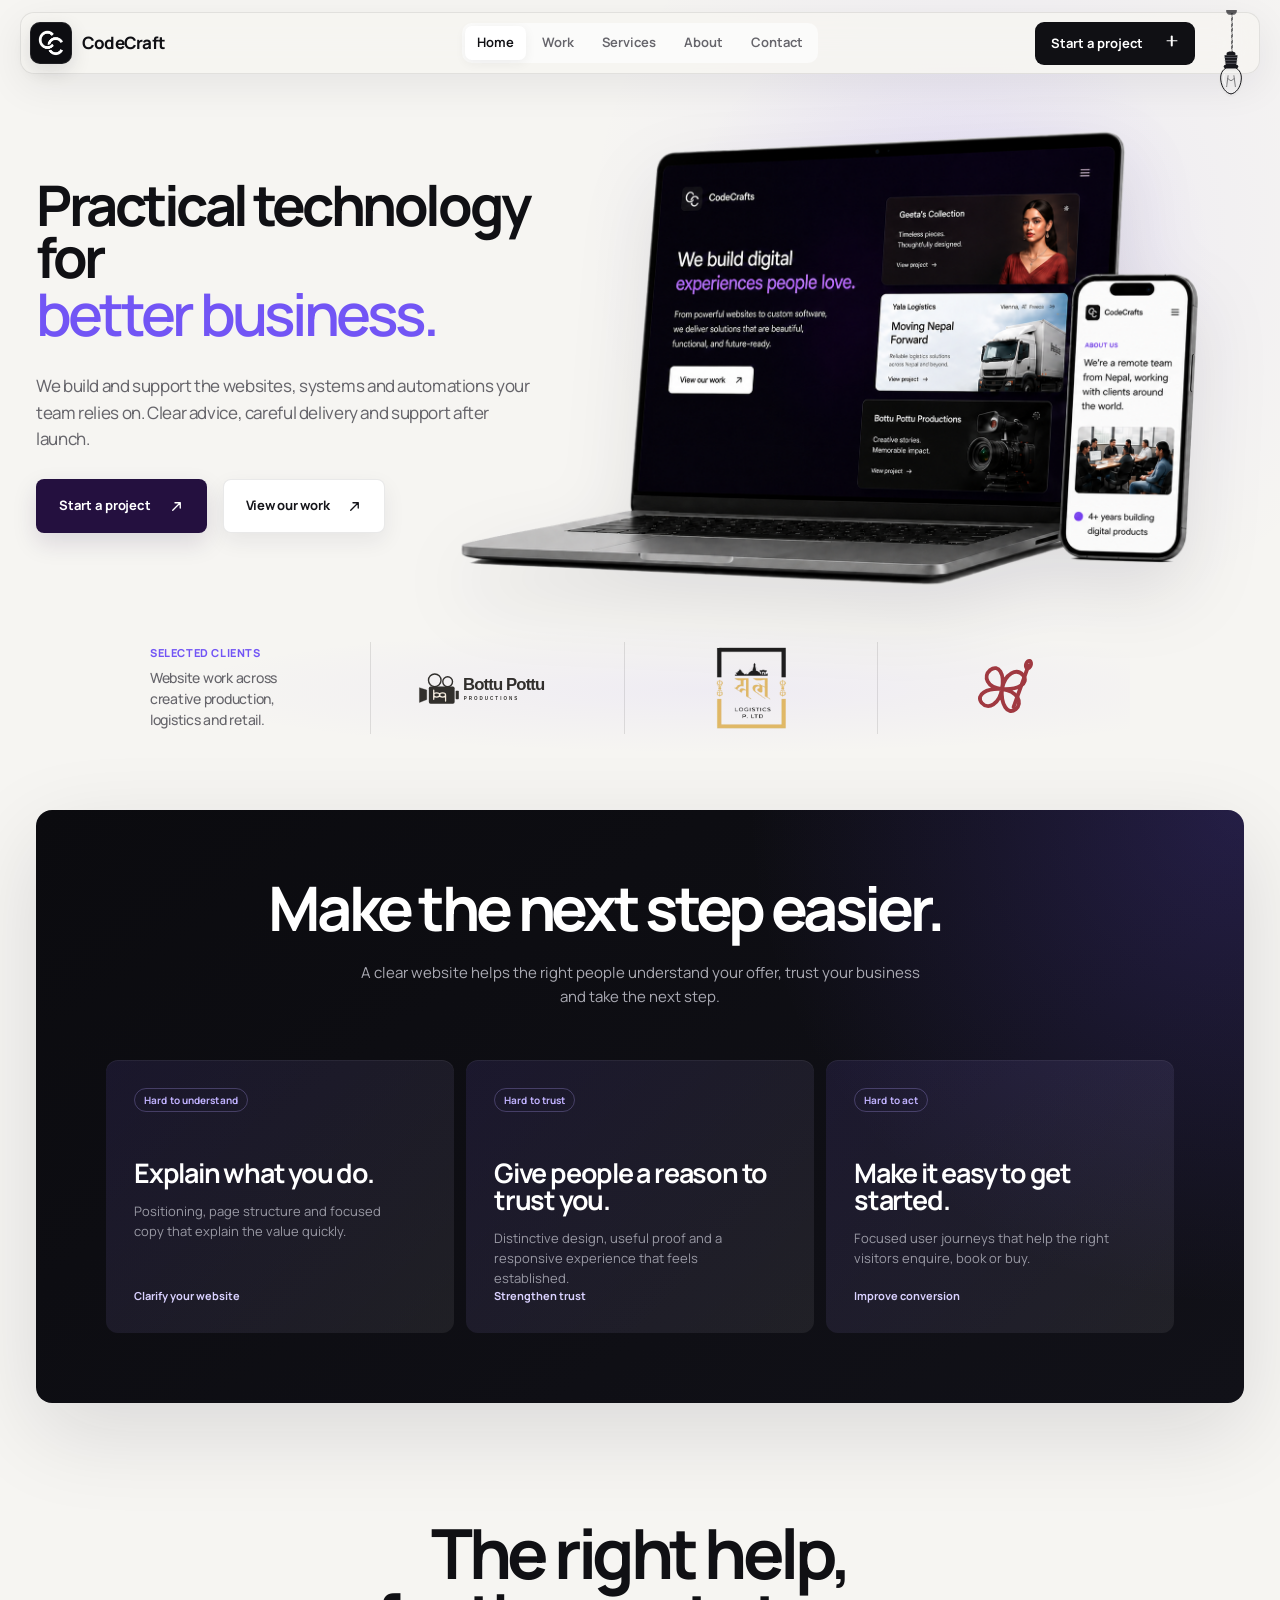
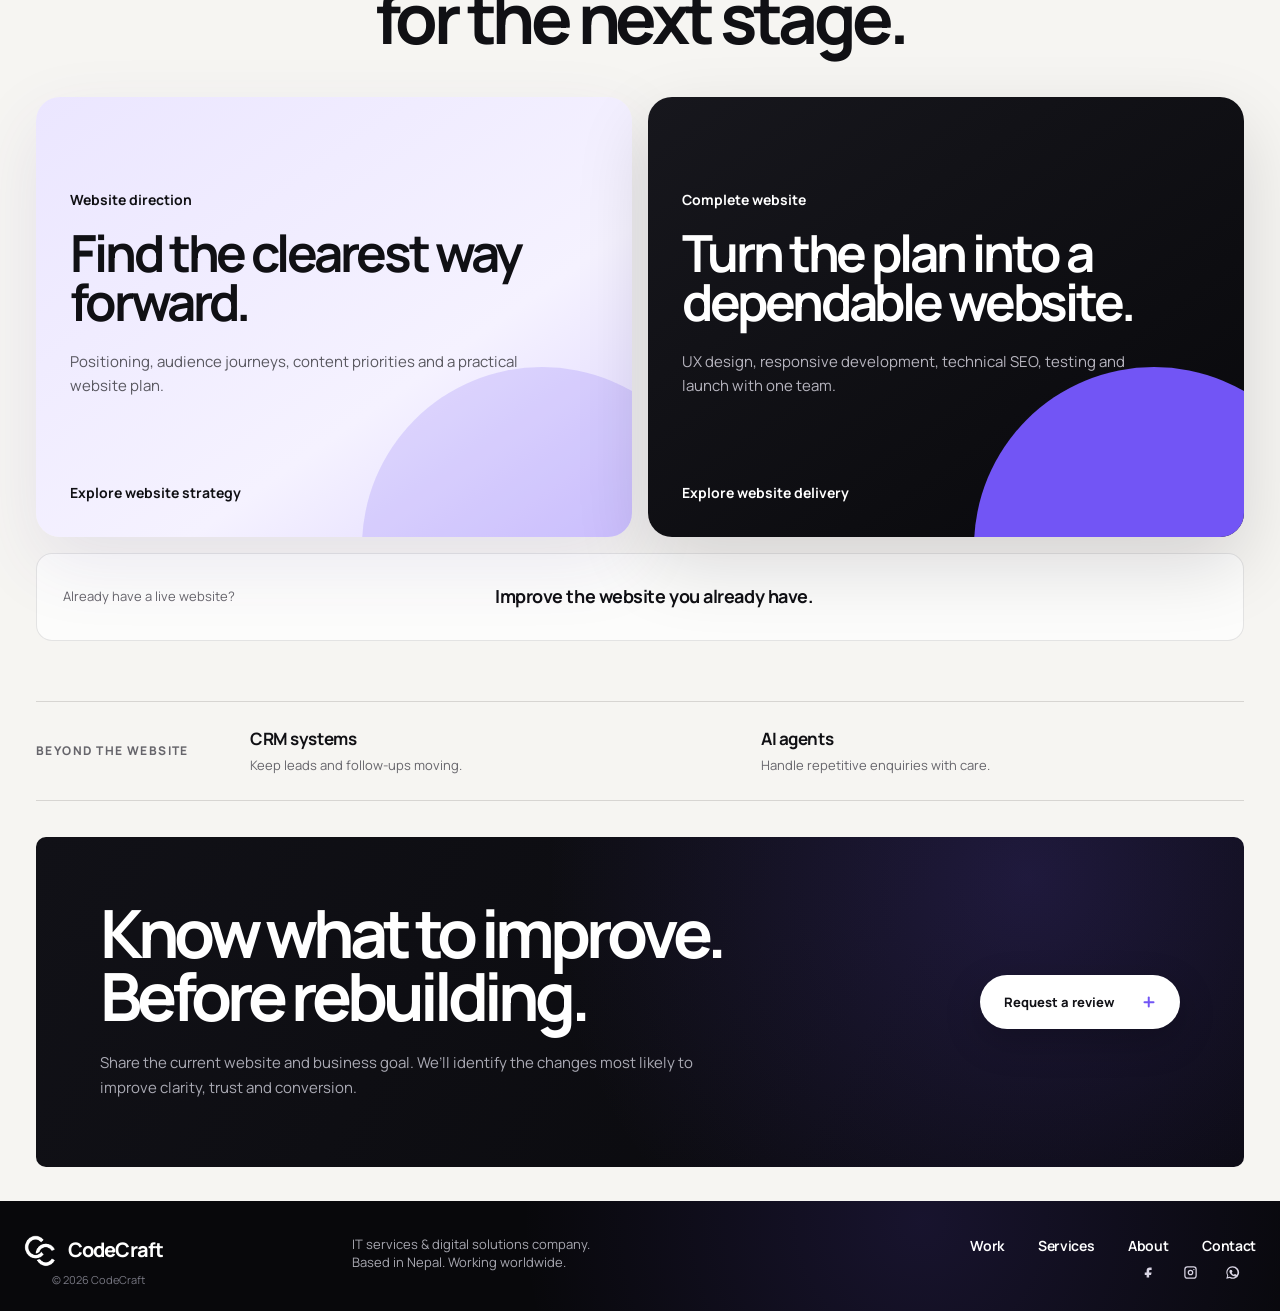
<file: index.html>
<!doctype html>
<html lang="en">
<head>
  <meta charset="utf-8">
  <meta name="viewport" content="width=device-width,initial-scale=1">
<meta name="description" content="CodeCraft is an IT services and digital solutions company helping growing businesses improve their websites, systems and day-to-day operations.">
  <meta name="robots" content="index,follow,max-image-preview:large">
  <meta name="theme-color" content="#f3efe8">
<title>IT Services &amp; Digital Solutions Company | CodeCraft</title>
  <link rel="canonical" href="https://www.madebycodecraft.com/">
  <link rel="icon" type="image/png" sizes="256x256" href="/assets/codecrafts-favicon.png">
  <link rel="apple-touch-icon" href="/assets/codecrafts-favicon.png">
  <link rel="manifest" href="/site.webmanifest">
  <meta property="og:type" content="website">
<meta property="og:site_name" content="CodeCraft">
<meta property="og:title" content="CodeCraft | IT Services &amp; Digital Solutions Company">
  <meta property="og:description" content="Practical IT services, websites and business systems for teams that want to work better and grow with confidence.">
  <meta property="og:url" content="https://www.madebycodecraft.com/">
  <meta property="og:image" content="https://www.madebycodecraft.com/assets/codecrafts-social-preview.png">
  <meta property="og:image:width" content="1200">
  <meta property="og:image:height" content="630">
  <meta property="og:image:alt" content="CodeCraft web design and development studio homepage">
  <meta name="twitter:card" content="summary_large_image">
  <meta name="twitter:title" content="CodeCraft | IT Services &amp; Digital Solutions Company">
  <meta name="twitter:description" content="Websites, systems and practical technology support for growing businesses in Nepal and worldwide.">
  <meta name="twitter:image" content="https://www.madebycodecraft.com/assets/codecrafts-social-preview.png">
  <script type="application/ld+json">{"@context":"https://schema.org","@graph":[{"@type":"Organization","@id":"https://www.madebycodecraft.com/#organization","name":"CodeCraft","url":"https://www.madebycodecraft.com/","logo":{"@type":"ImageObject","url":"https://www.madebycodecraft.com/assets/codecrafts-mark.png","width":810,"height":790},"image":"https://www.madebycodecraft.com/assets/codecrafts-social-preview.png","email":"info@madebycodecraft.com","description":"An IT services and digital solutions company in Nepal helping growing businesses work better.","areaServed":[{"@type":"Country","name":"Nepal"},{"@type":"Place","name":"Worldwide"}],"knowsAbout":["IT services","Web development","Business systems","CRM systems","Workflow automation","Technical support"]},{"@type":"WebSite","@id":"https://www.madebycodecraft.com/#website","url":"https://www.madebycodecraft.com/","name":"CodeCraft","publisher":{"@id":"https://www.madebycodecraft.com/#organization"},"inLanguage":"en"}]}</script>
  <script src="theme-init.js"></script>
  <link rel="stylesheet" href="styles.css">
</head>
<body>
  <a class="skip" href="#main">Skip to content</a>
  <header class="site-header"><a class="brand" href="/"><img src="assets/codecrafts-mark.png" alt=""><b>CodeCraft</b></a><nav id="nav" aria-label="Primary"><a class="active" aria-current="page" href="/">Home</a><a href="/work">Work</a><a href="/services">Services</a><a href="/about">About</a><a href="/contact">Contact</a></nav><a class="header-cta" href="/contact">Start a project <span class="action-plus" aria-hidden="true"></span></a><button class="menu" aria-label="Toggle navigation" aria-expanded="false" aria-controls="nav"><span></span><span></span></button></header>

  <main id="main">
    <section class="approved-hero shell">
      <div class="approved-hero-copy reveal">
        <h1><span>Practical technology for</span><em>better business.</em></h1>
<p class="approved-intro">We build and support the websites, systems and automations your team relies on. Clear advice, careful delivery and support after launch.</p>
        <div class="approved-actions"><a class="approved-button approved-button-primary" href="/contact">Start a project <svg class="approved-arrow" viewBox="0 0 20 20" aria-hidden="true"><path d="M5 15 15 5M8 5h7v7"/></svg></a><a class="approved-button approved-button-secondary" href="/work">View our work <svg class="approved-arrow" viewBox="0 0 20 20" aria-hidden="true"><path d="M5 15 15 5M8 5h7v7"/></svg></a></div>
      </div>
      <div class="approved-devices reveal" aria-label="CodeCraft websites shown on a laptop and phone">
        <img class="approved-device-composite" src="assets/codecrafts-device-hero-light.png" width="1599" height="984" fetchpriority="high" decoding="async" alt="Responsive CodeCraft website projects displayed on a laptop and phone">
      </div>
    </section>

    <section class="client-rail" aria-label="Companies CodeCraft has built websites for">
      <div class="client-rail-copy"><strong>Selected clients</strong><span>Website work across creative production, logistics and retail.</span></div>
      <div class="client-rail-window">
        <div class="client-rail-track">
          <div class="client-rail-group" role="list">
            <div class="client-chip client-bottu" role="listitem"><span class="client-logo"><img src="assets/clients/bottu-pottu-logo.svg" alt="Bottu Pottu Productions"></span></div>
            <div class="client-chip client-yala" role="listitem"><span class="client-logo"><img src="assets/clients/yala-logo.png" alt="Yala Logistics"></span></div>
            <div class="client-chip client-geeta" role="listitem"><span class="client-logo"><img src="assets/clients/geeta-mark.svg" alt="Geeta’s Collection"></span></div>
          </div>
        </div>
      </div>
    </section>

    <section class="client-path shell">
      <div class="client-path-head reveal"><div><h2>Make the next step easier.</h2><p>A clear website helps the right people understand your offer, trust your business and take the next step.</p></div></div>
      <div class="goal-grid reveal">
        <a href="/contact?goal=clarity"><span>Hard to understand</span><h3>Explain what you do.</h3><p>Positioning, page structure and focused copy that explain the value quickly.</p><b>Clarify your website</b></a>
        <a href="/contact?goal=credibility"><span>Hard to trust</span><h3>Give people a reason to trust you.</h3><p>Distinctive design, useful proof and a responsive experience that feels established.</p><b>Strengthen trust</b></a>
        <a href="/contact?goal=action"><span>Hard to act</span><h3>Make it easy to get started.</h3><p>Focused user journeys that help the right visitors enquire, book or buy.</p><b>Improve conversion</b></a>
      </div>
    </section>

    <section class="engagements shell reveal" id="engagements" aria-labelledby="engagements-title">
      <div class="engagements-head"><h2 id="engagements-title">The right help,<br>for the next stage.</h2></div>
      <div class="engagement-grid">
        <a href="/services#direction" class="engagement-card engagement-direction"><div><p>Website direction</p><h3>Find the clearest way forward.</h3><small>Positioning, audience journeys, content priorities and a practical website plan.</small></div><b>Explore website strategy</b></a>
        <a href="/services#complete-website" class="engagement-card engagement-build"><div><p>Complete website</p><h3>Turn the plan into a dependable website.</h3><small>UX design, responsive development, technical SEO, testing and launch with one team.</small></div><b>Explore website delivery</b></a>
      </div>
      <a class="after-launch-link" href="/services#after-launch"><span>Already have a live website?</span><strong>Improve the website you already have.</strong></a>
    </section>

    <section class="closing home-closing shell reveal"><div class="home-closing-copy"><h2>Know what to improve.<br>Before rebuilding.</h2><span>Share the current website and business goal. We’ll identify the changes most likely to improve clarity, trust and conversion.</span></div><a class="round-link light" href="/contact?goal=review">Request a review <span class="action-plus" aria-hidden="true"></span></a></section>
  </main>

  <footer><div class="footer-brand"><img src="assets/codecrafts-mark-white.png" alt=""><b>CodeCraft</b></div><p>IT services &amp; digital solutions company.<br>Based in Nepal. Working worldwide.</p><div><a href="/work">Work</a><a href="/services">Services</a><a href="/about">About</a><a href="/contact">Contact</a></div><small>© <span data-year></span> CodeCraft</small></footer>
  <script src="script.js"></script>
</body>
</html>
</file>
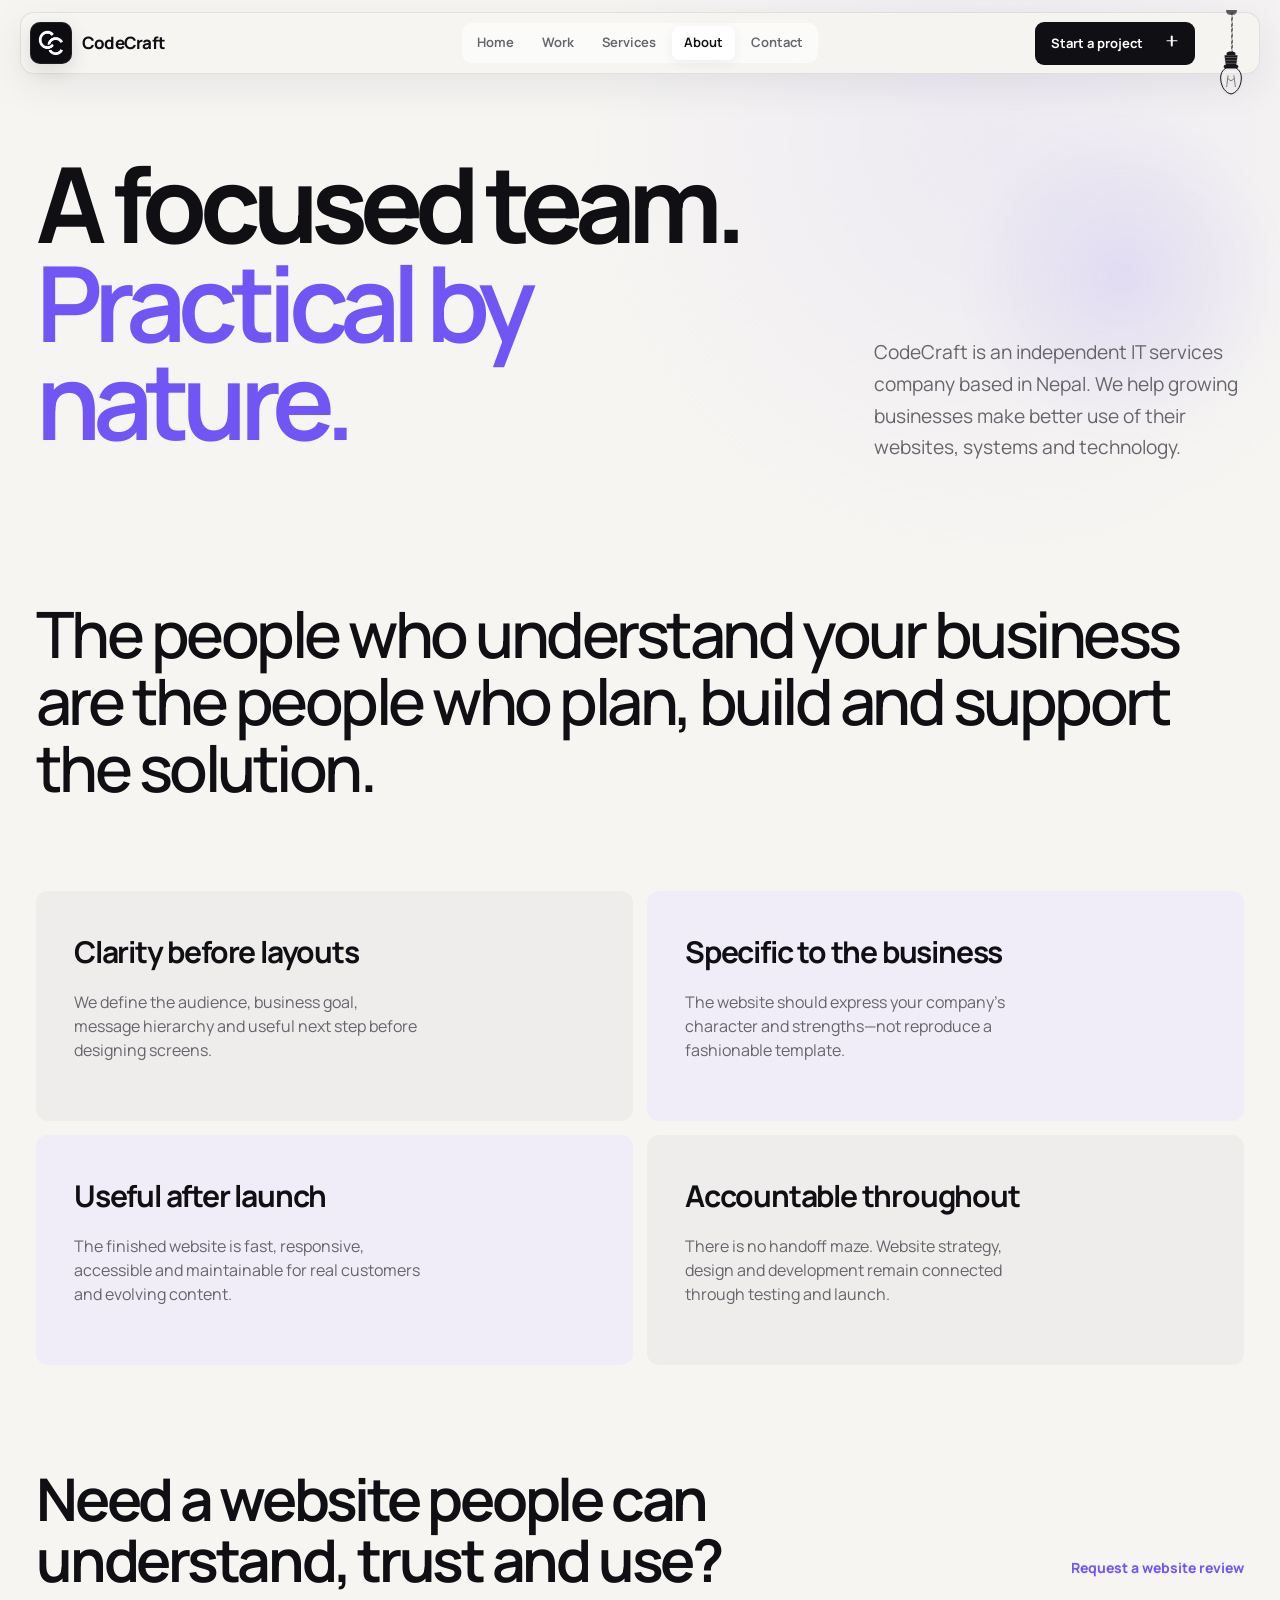
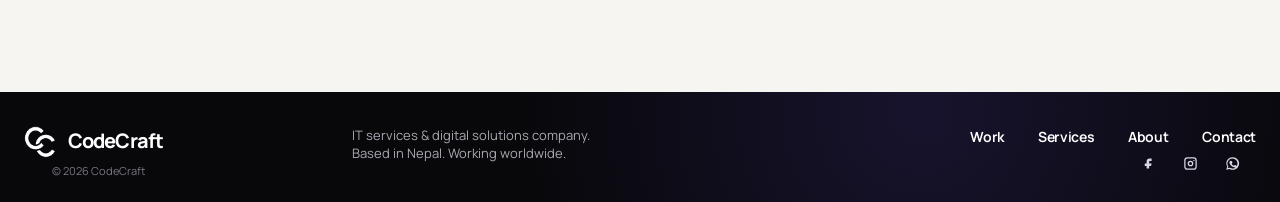
<file: about.html>
<!doctype html><html lang="en"><head><meta charset="utf-8"><meta name="viewport" content="width=device-width,initial-scale=1"><meta name="description" content="Meet CodeCraft, an independent IT services company in Nepal built around direct collaboration and dependable delivery."><meta name="robots" content="index,follow,max-image-preview:large"><meta name="theme-color" content="#f6f5f2"><title>About CodeCraft | IT Services Company in Nepal</title><link rel="canonical" href="https://www.madebycodecraft.com/about"><link rel="icon" type="image/png" sizes="256x256" href="/assets/codecrafts-favicon.png"><link rel="apple-touch-icon" href="/assets/codecrafts-favicon.png"><link rel="manifest" href="/site.webmanifest"><meta property="og:type" content="website"><meta property="og:site_name" content="CodeCraft"><meta property="og:title" content="About CodeCraft | IT Services Company in Nepal"><meta property="og:description" content="A small, accountable team connecting technology advice, delivery and support from first conversation through launch."><meta property="og:url" content="https://www.madebycodecraft.com/about"><meta property="og:image" content="https://www.madebycodecraft.com/assets/codecrafts-social-preview.png"><meta name="twitter:card" content="summary_large_image"><script src="theme-init.js"></script><link rel="stylesheet" href="styles.css"></head><body>
<a class="skip" href="#main">Skip to content</a><header class="site-header"><a class="brand" href="/"><img src="assets/codecrafts-mark.png" alt=""><b>CodeCraft</b></a><nav id="nav" aria-label="Primary"><a href="/">Home</a><a href="/work">Work</a><a href="/services">Services</a><a class="active" aria-current="page" href="/about">About</a><a href="/contact">Contact</a></nav><a class="header-cta" href="/contact">Start a project <span class="action-plus" aria-hidden="true"></span></a><button class="menu" aria-label="Toggle navigation" aria-expanded="false" aria-controls="nav"><span></span><span></span></button></header>
<main id="main"><section class="page-intro shell reveal"><h1>A focused team.<br><em>Practical by nature.</em></h1><p>CodeCraft is an independent IT services company based in Nepal. We help growing businesses make better use of their websites, systems and technology.</p></section>
<section class="about-statement shell reveal"><h2>The people who understand your business are the people who plan, build and support the solution.</h2></section>
<section class="values shell"><article class="reveal"><h3>Clarity before layouts</h3><p>We define the audience, business goal, message hierarchy and useful next step before designing screens.</p></article><article class="reveal"><h3>Specific to the business</h3><p>The website should express your company&rsquo;s character and strengths—not reproduce a fashionable template.</p></article><article class="reveal"><h3>Useful after launch</h3><p>The finished website is fast, responsive, accessible and maintainable for real customers and evolving content.</p></article><article class="reveal"><h3>Accountable throughout</h3><p>There is no handoff maze. Website strategy, design and development remain connected through testing and launch.</p></article></section>
<section class="about-invite shell reveal"><p>Need a website people can understand, trust and use?</p><a href="/contact?goal=review">Request a website review</a></section></main><footer><div class="footer-brand"><img src="assets/codecrafts-mark-white.png" alt=""><b>CodeCraft</b></div><p>IT services &amp; digital solutions company.<br>Based in Nepal. Working worldwide.</p><div><a href="/work">Work</a><a href="/services">Services</a><a href="/about">About</a><a href="/contact">Contact</a></div><small>© <span data-year></span> CodeCraft</small></footer><script src="script.js"></script><script src="cms-content.js"></script></body></html>
</file>
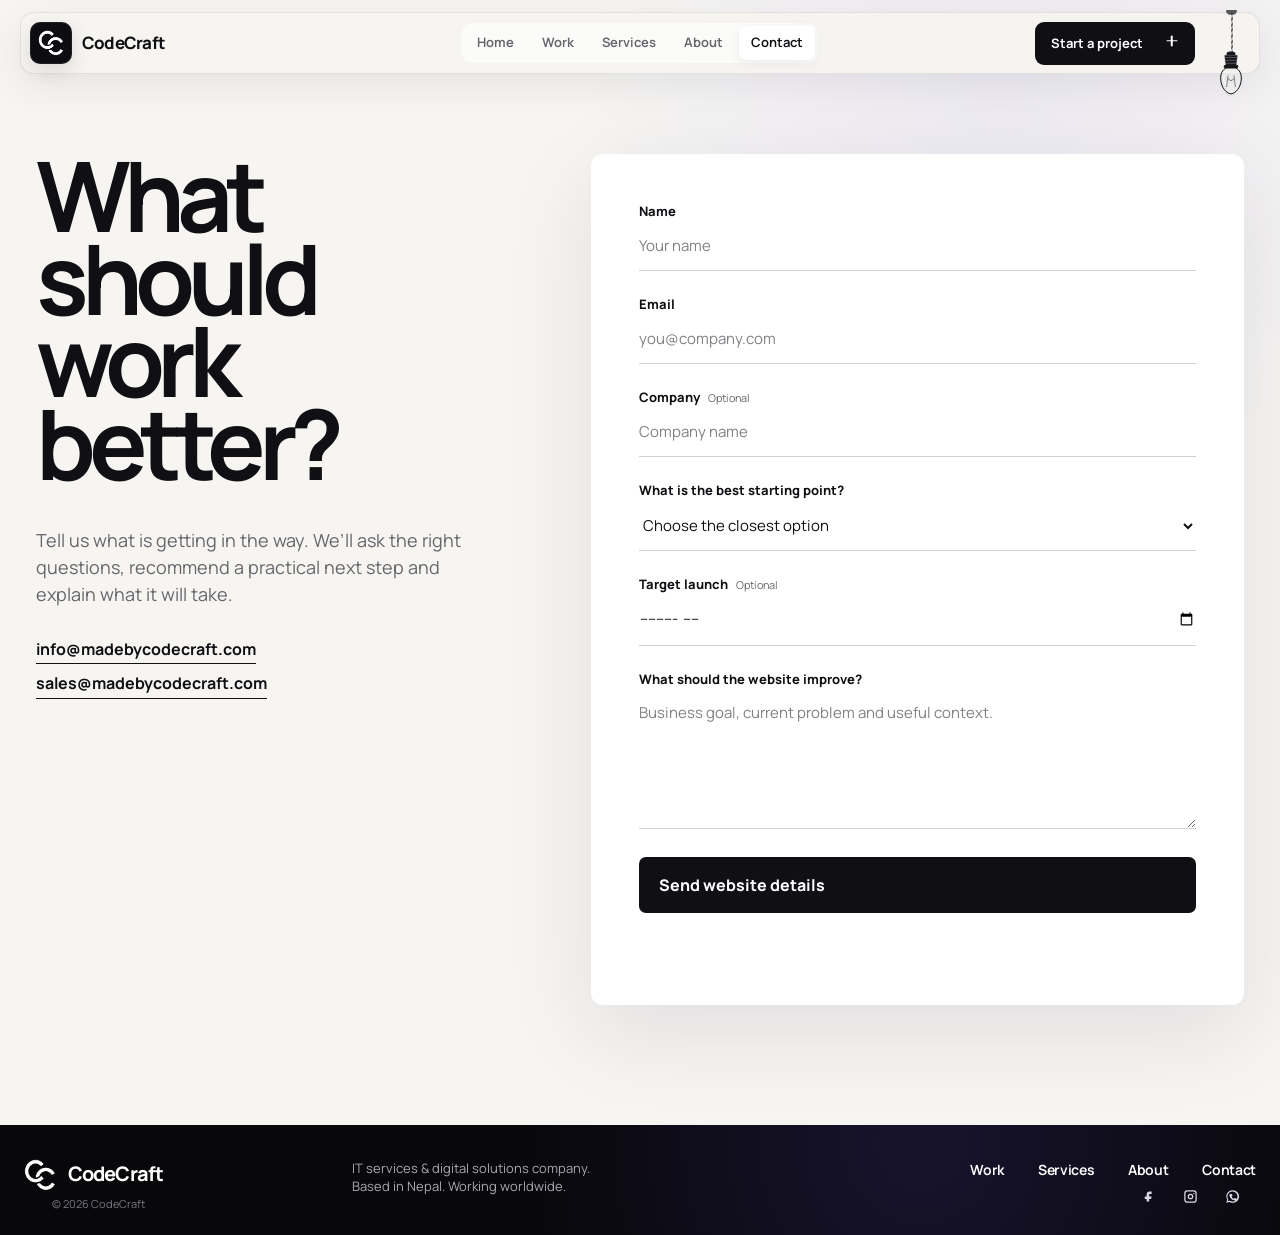
<file: contact.html>
<!doctype html><html lang="en"><head><meta charset="utf-8"><meta name="viewport" content="width=device-width,initial-scale=1"><meta name="description" content="Talk with CodeCraft about a website, business system or practical IT project. We work with teams in Nepal and worldwide."><meta name="robots" content="index,follow,max-image-preview:large"><meta name="theme-color" content="#f6f5f2"><title>Start an IT Project | CodeCraft Nepal</title><link rel="canonical" href="https://www.madebycodecraft.com/contact"><link rel="icon" type="image/png" sizes="256x256" href="/assets/codecrafts-favicon.png"><link rel="apple-touch-icon" href="/assets/codecrafts-favicon.png"><link rel="manifest" href="/site.webmanifest"><meta property="og:type" content="website"><meta property="og:site_name" content="CodeCraft"><meta property="og:title" content="Start an IT Project | CodeCraft Nepal"><meta property="og:description" content="Bring the business problem—not a finished brief. We’ll help define the right technology and next step."><meta property="og:url" content="https://www.madebycodecraft.com/contact"><meta property="og:image" content="https://www.madebycodecraft.com/assets/codecrafts-social-preview.png"><meta name="twitter:card" content="summary_large_image"><script src="theme-init.js"></script><link rel="stylesheet" href="styles.css"></head><body>
<a class="skip" href="#main">Skip to content</a><header class="site-header"><a class="brand" href="/"><img src="assets/codecrafts-mark.png" alt=""><b>CodeCraft</b></a><nav id="nav" aria-label="Primary"><a href="/">Home</a><a href="/work">Work</a><a href="/services">Services</a><a href="/about">About</a><a class="active" aria-current="page" href="/contact">Contact</a></nav><a class="header-cta active-cta" href="/contact">Start a project <span class="action-plus" aria-hidden="true"></span></a><button class="menu" aria-label="Toggle navigation" aria-expanded="false" aria-controls="nav"><span></span><span></span></button></header>
<main id="main"><section class="contact-layout shell"><div class="contact-copy reveal"><h1>What should work better?</h1><p>Tell us what is getting in the way. We’ll ask the right questions, recommend a practical next step and explain what it will take.</p><a class="external-link" href="mailto:info@madebycodecraft.com">info@madebycodecraft.com <span class="contact-email-secondary">sales@madebycodecraft.com</span> <span aria-hidden="true"></span></a></div><form class="contact-form reveal" action="api/contact" method="post"><label>Name<input name="name" autocomplete="name" required placeholder="Your name"></label><label>Email<input type="email" name="email" autocomplete="email" required placeholder="you@company.com"></label><label>Company <small>Optional</small><input name="company" autocomplete="organization" placeholder="Company name"></label><label>What is the best starting point?<select name="service" required><option value="">Choose the closest option</option><option>Website clarity review</option><option>Website direction</option><option>Complete website</option><option>E-commerce</option><option>After-launch improvements</option></select></label><label>Target launch <small>Optional</small><input type="month" name="timeline"></label><label>What should the website improve?<textarea name="project" required minlength="10" rows="5" placeholder="Business goal, current problem and useful context."></textarea></label><input class="honeypot" type="text" name="website" tabindex="-1" autocomplete="off" aria-hidden="true"><button type="submit">Send website details</button><p class="form-status" role="status"></p></form></section></main><footer><div class="footer-brand"><img src="assets/codecrafts-mark-white.png" alt=""><b>CodeCraft</b></div><p>IT services &amp; digital solutions company.<br>Based in Nepal. Working worldwide.</p><div><a href="/work">Work</a><a href="/services">Services</a><a href="/about">About</a><a href="/contact">Contact</a></div><small>© <span data-year></span> CodeCraft</small></footer><script src="script.js"></script><script src="cms-content.js"></script></body></html>
</file>
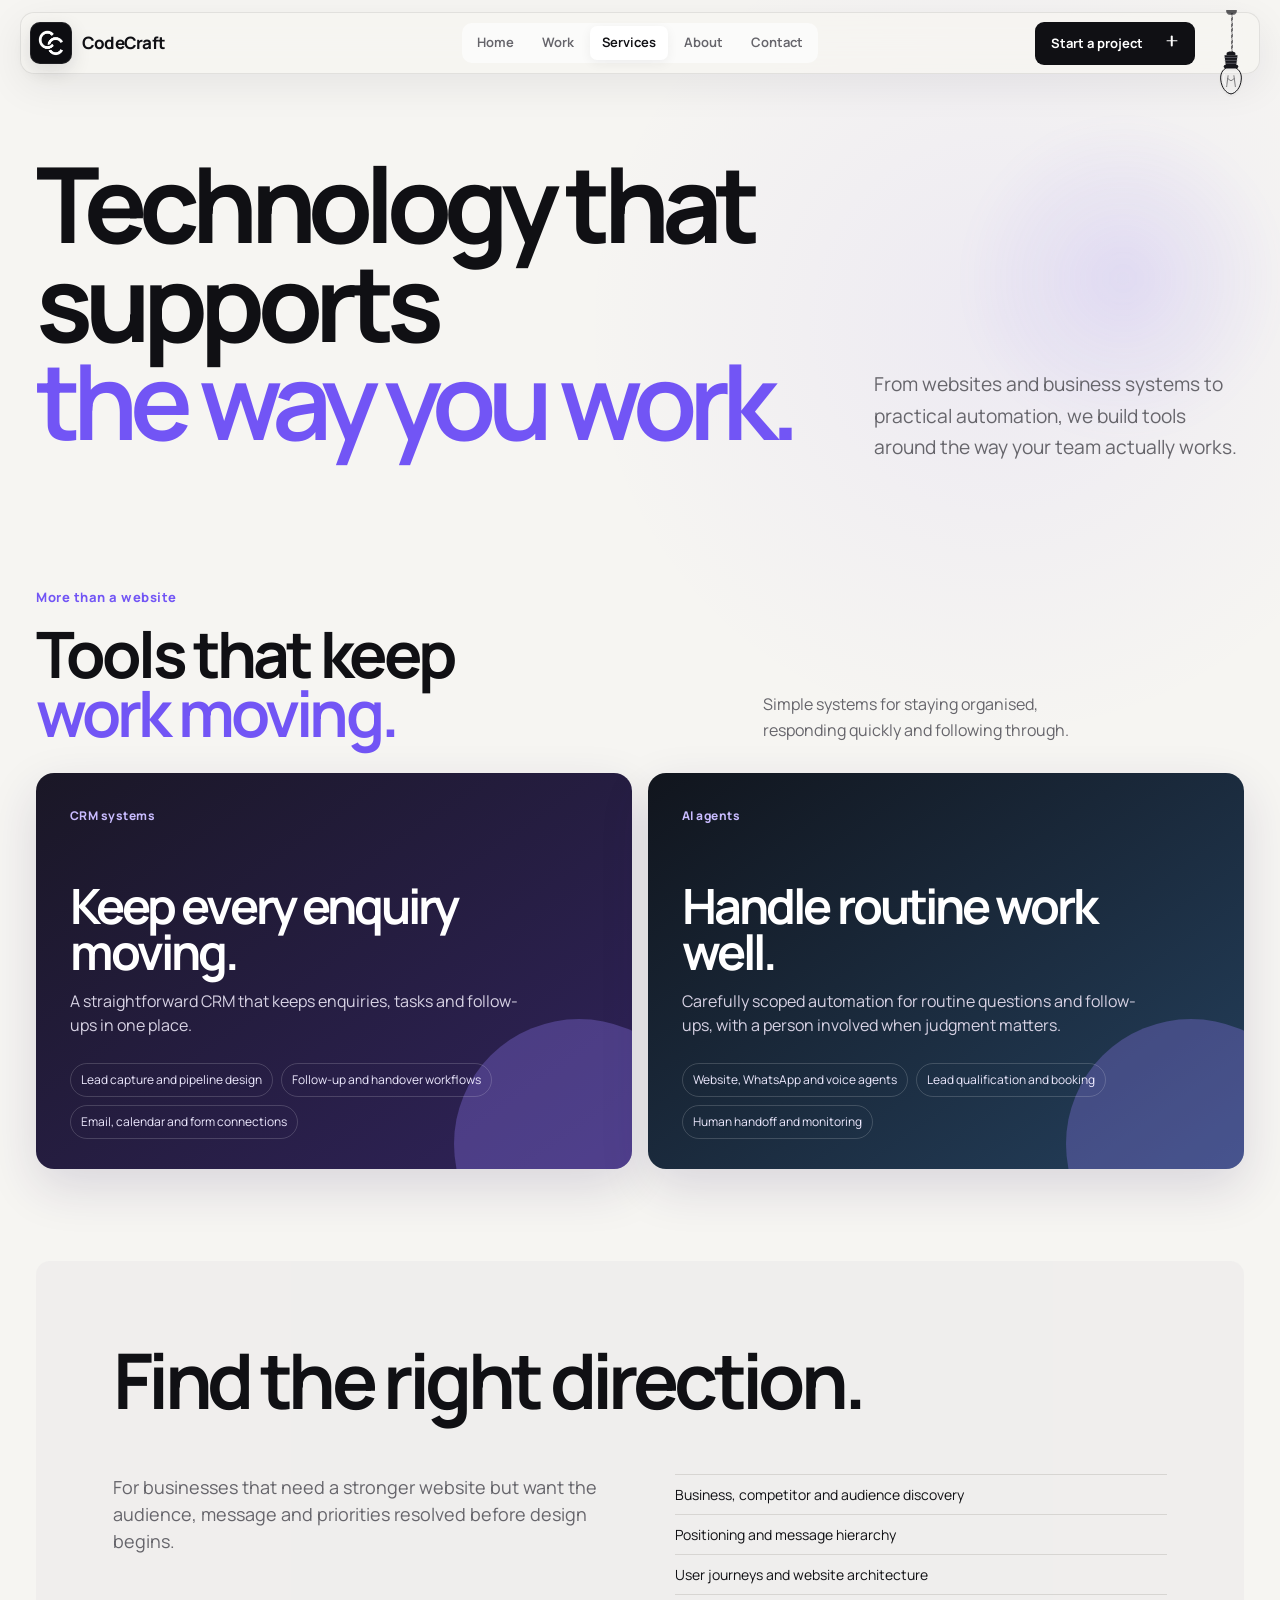
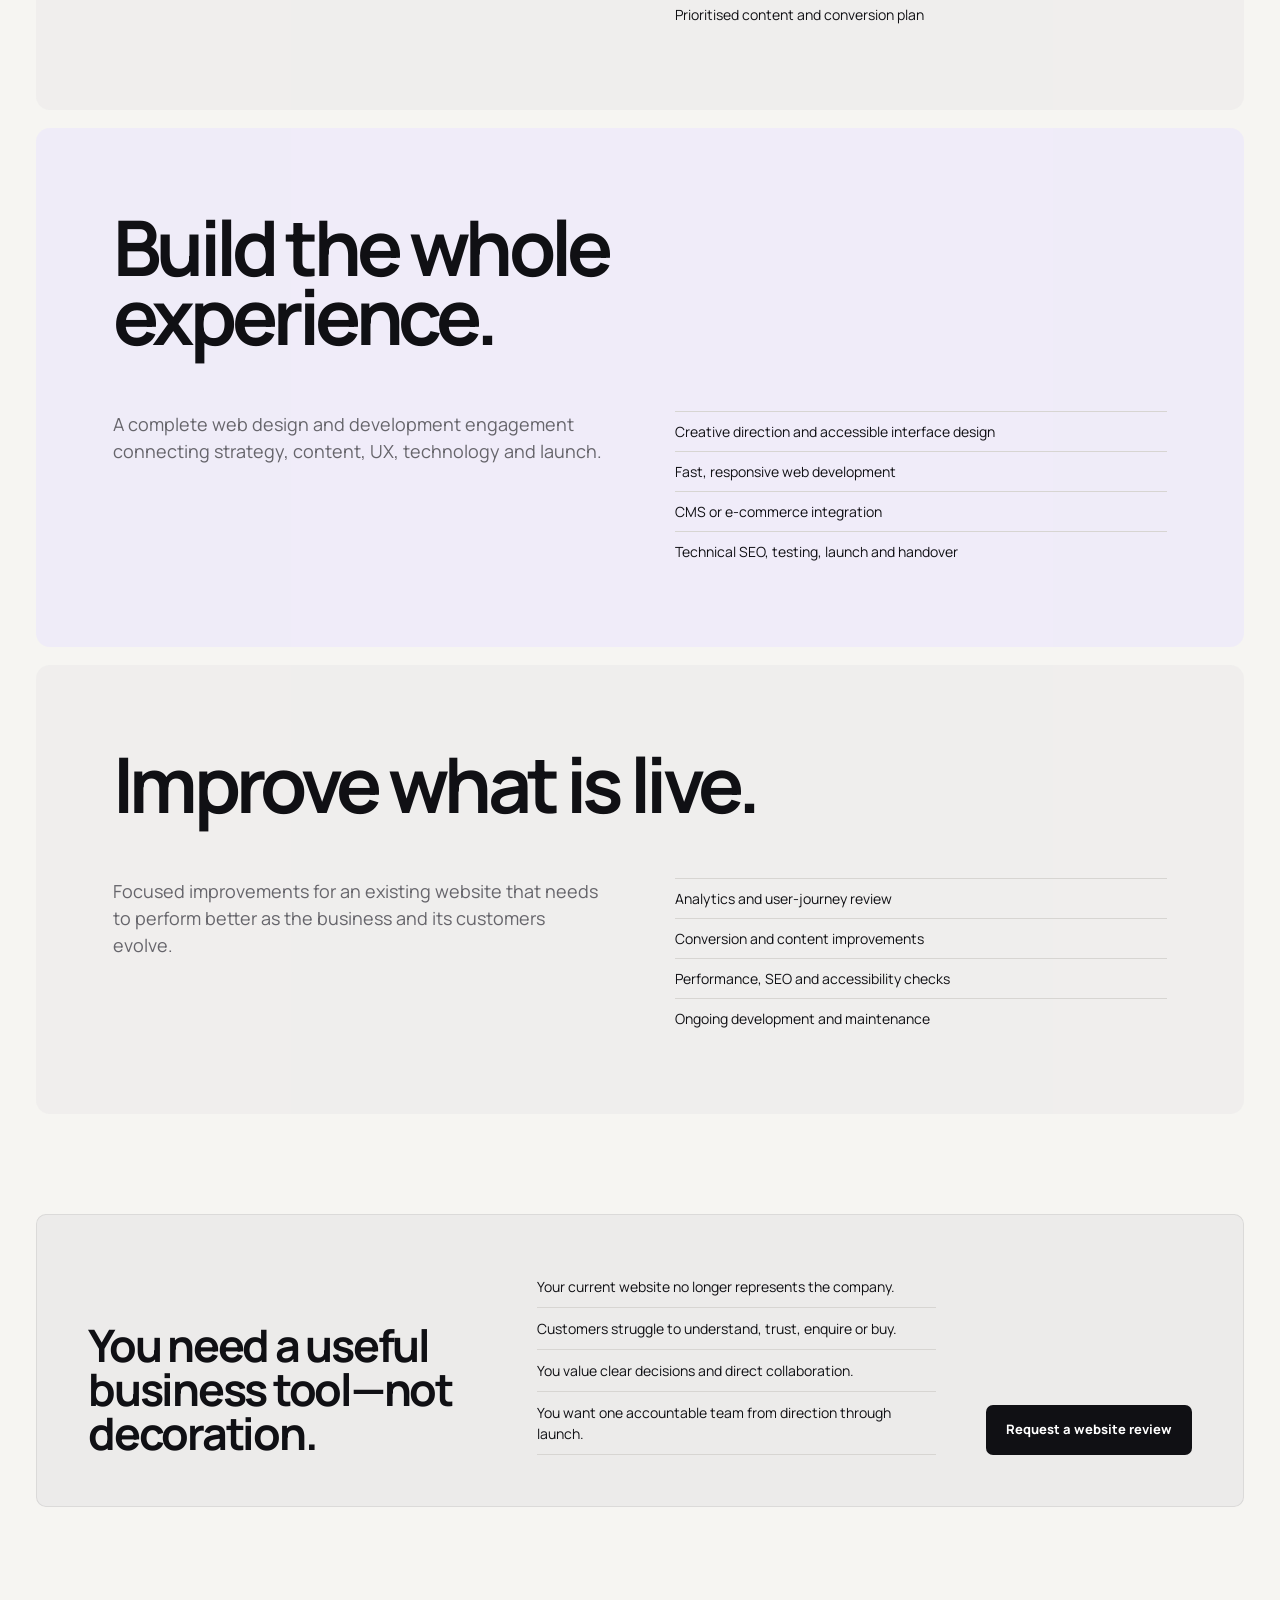
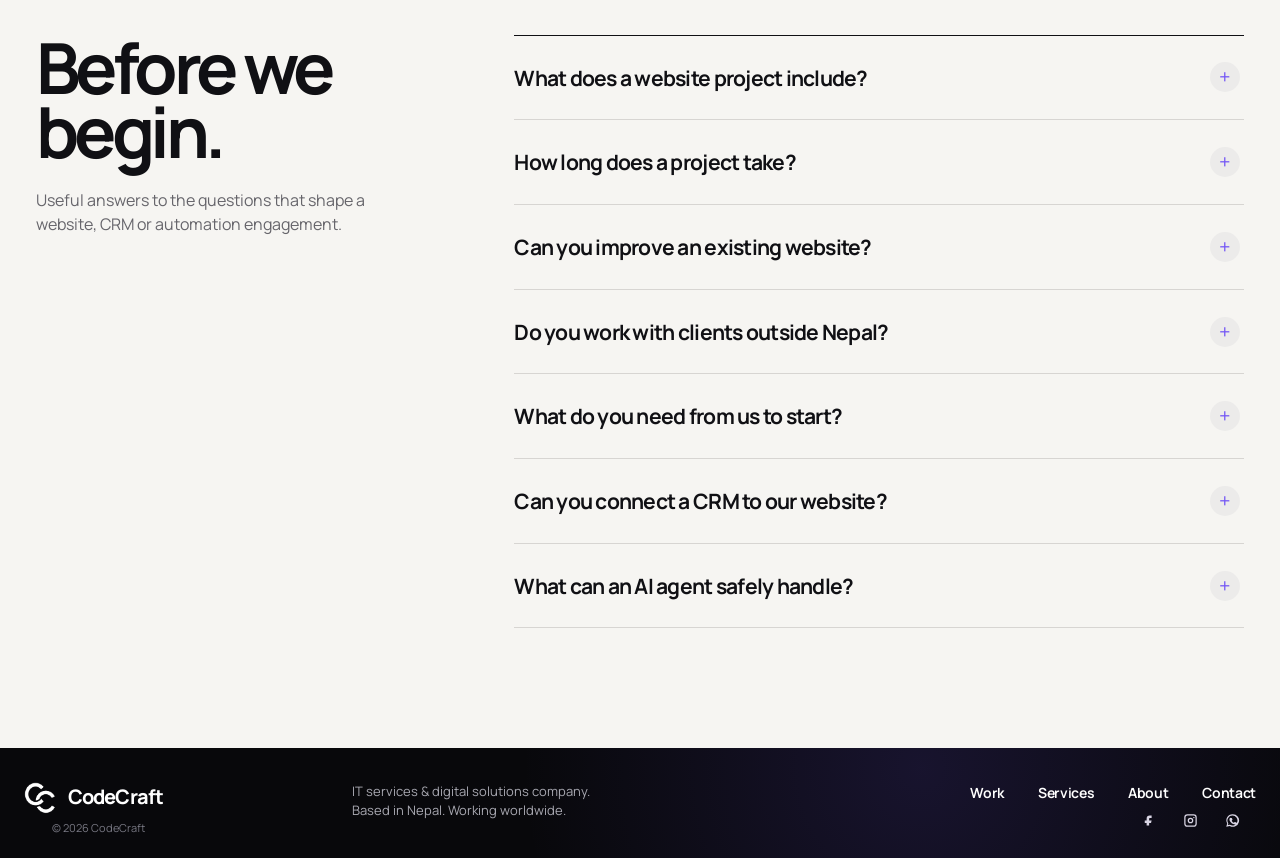
<file: services.html>
<!doctype html>
<html lang="en">
<head>
  <meta charset="utf-8">
  <meta name="viewport" content="width=device-width,initial-scale=1">
  <meta name="description" content="Practical IT services, websites and business systems from CodeCraft in Nepal and worldwide.">
  <meta name="robots" content="index,follow,max-image-preview:large">
  <meta name="theme-color" content="#f6f5f2">
  <title>IT Services, Websites &amp; Automation | CodeCraft Nepal</title>
  <link rel="canonical" href="https://www.madebycodecraft.com/services">
  <link rel="icon" type="image/png" sizes="256x256" href="/assets/codecrafts-favicon.png">
  <link rel="apple-touch-icon" href="/assets/codecrafts-favicon.png">
  <link rel="manifest" href="/site.webmanifest">
  <meta property="og:type" content="website">
  <meta property="og:site_name" content="CodeCraft">
  <meta property="og:title" content="IT Services, Websites &amp; Automation | CodeCraft">
  <meta property="og:description" content="Websites and business systems planned around how your team actually works.">
  <meta property="og:url" content="https://www.madebycodecraft.com/services">
  <meta property="og:image" content="https://www.madebycodecraft.com/assets/codecrafts-social-preview.png">
  <meta property="og:image:width" content="1200">
  <meta property="og:image:height" content="630">
  <meta property="og:image:alt" content="CodeCraft web design and development services">
  <meta name="twitter:card" content="summary_large_image">
  <meta name="twitter:title" content="IT Services, Websites &amp; Automation | CodeCraft Nepal">
  <meta name="twitter:description" content="Websites, business systems and practical automation from one focused team.">
  <meta name="twitter:image" content="https://www.madebycodecraft.com/assets/codecrafts-social-preview.png">
  <script type="application/ld+json">{"@context":"https://schema.org","@type":"FAQPage","mainEntity":[{"@type":"Question","name":"What does a website project include?","acceptedAnswer":{"@type":"Answer","text":"A complete engagement can include strategy, content direction, UX and interface design, responsive development, technical SEO, testing, launch and handover. The exact scope is agreed before work begins."}},{"@type":"Question","name":"How long does a project take?","acceptedAnswer":{"@type":"Answer","text":"Timing depends on scope, content and feedback. After the initial review, CodeCraft provides a practical schedule with clear decision points."}},{"@type":"Question","name":"Can CodeCraft improve an existing website?","acceptedAnswer":{"@type":"Answer","text":"Yes. CodeCraft can review the current experience, identify the most valuable improvements and work with what is already useful instead of rebuilding by default."}},{"@type":"Question","name":"Does CodeCraft work with clients outside Nepal?","acceptedAnswer":{"@type":"Answer","text":"Yes. CodeCraft is based in Nepal and works remotely with businesses worldwide."}},{"@type":"Question","name":"What is needed to start?","acceptedAnswer":{"@type":"Answer","text":"Bring the business goal, the current problem and any useful customer context. A polished brief is not required."}}]}</script>
  <script src="theme-init.js"></script>
  <link rel="stylesheet" href="styles.css">
</head>
<body>
  <a class="skip" href="#main">Skip to content</a>
  <header class="site-header"><a class="brand" href="/"><img src="assets/codecrafts-mark.png" alt=""><b>CodeCraft</b></a><nav id="nav" aria-label="Primary"><a href="/">Home</a><a href="/work">Work</a><a class="active" aria-current="page" href="/services">Services</a><a href="/about">About</a><a href="/contact">Contact</a></nav><a class="header-cta" href="/contact">Start a project <span class="action-plus" aria-hidden="true"></span></a><button class="menu" aria-label="Toggle navigation" aria-expanded="false" aria-controls="nav"><span></span><span></span></button></header>
  <main id="main">
  <section class="page-intro shell reveal"><h1>Technology that supports<br><em>the way you work.</em></h1><p>From websites and business systems to practical automation, we build tools around the way your team actually works.</p></section>
    <section class="featured-services shell reveal" aria-labelledby="featured-services-title">
      <div class="featured-services-heading"><span>More than a website</span><h2 id="featured-services-title">Tools that keep<br><em>work moving.</em></h2><p>Simple systems for staying organised, responding quickly and following through.</p></div>
      <div class="featured-services-grid">
        <article class="featured-service crm-systems"><span class="featured-service-kicker">CRM systems</span><h2>Keep every enquiry moving.</h2><p>A straightforward CRM that keeps enquiries, tasks and follow-ups in one place.</p><ul><li>Lead capture and pipeline design</li><li>Follow-up and handover workflows</li><li>Email, calendar and form connections</li></ul></article>
        <article class="featured-service ai-agents"><span class="featured-service-kicker">AI agents</span><h2>Handle routine work well.</h2><p>Carefully scoped automation for routine questions and follow-ups, with a person involved when judgment matters.</p><ul><li>Website, WhatsApp and voice agents</li><li>Lead qualification and booking</li><li>Human handoff and monitoring</li></ul></article>
      </div>
    </section>
    <section class="detail-list shell">
      <article id="direction" class="reveal"><div><h2>Find the right direction.</h2><p>For businesses that need a stronger website but want the audience, message and priorities resolved before design begins.</p><ul><li>Business, competitor and audience discovery</li><li>Positioning and message hierarchy</li><li>User journeys and website architecture</li><li>Prioritised content and conversion plan</li></ul></div></article>
      <article id="complete-website" class="reveal"><div><h2>Build the whole experience.</h2><p>A complete web design and development engagement connecting strategy, content, UX, technology and launch.</p><ul><li>Creative direction and accessible interface design</li><li>Fast, responsive web development</li><li>CMS or e-commerce integration</li><li>Technical SEO, testing, launch and handover</li></ul></div></article>
      <article id="after-launch" class="reveal"><div><h2>Improve what is live.</h2><p>Focused improvements for an existing website that needs to perform better as the business and its customers evolve.</p><ul><li>Analytics and user-journey review</li><li>Conversion and content improvements</li><li>Performance, SEO and accessibility checks</li><li>Ongoing development and maintenance</li></ul></div></article>
      <article id="crm-systems" class="reveal"><div><h2>Connect the work behind the website.</h2><p>Lightweight CRM systems that keep leads, projects and follow-ups moving without spreadsheet sprawl.</p><ul><li>Lead capture and pipeline design</li><li>Contact, project and follow-up workflows</li><li>Email, calendar and form integrations</li><li>Team permissions, reporting and handover</li></ul></div></article>
      <article id="ai-agents" class="reveal"><div><h2>Put repetitive work on autopilot.</h2><p>Practical AI agents for enquiries, calls and internal workflows—with a clear human handoff when judgment matters.</p><ul><li>Website and WhatsApp enquiry agents</li><li>Voice agents for inbound calls</li><li>Lead qualification and appointment booking</li><li>Monitoring, refinement and safe escalation</li></ul></div></article>
    </section>
    <section class="fit-panel shell reveal"><div><h2>You need a useful business tool&mdash;not decoration.</h2></div><ul><li>Your current website no longer represents the company.</li><li>Customers struggle to understand, trust, enquire or buy.</li><li>You value clear decisions and direct collaboration.</li><li>You want one accountable team from direction through launch.</li></ul><a class="button" href="/contact?goal=review">Request a website review</a></section>
    <section class="faq shell" aria-labelledby="faq-title">
      <div class="faq-intro reveal"><h2 id="faq-title">Before we begin.</h2><p>Useful answers to the questions that shape a website, CRM or automation engagement.</p></div>
      <div class="faq-list reveal">
        <details><summary>What does a website project include?<span aria-hidden="true">+</span></summary><p>A complete engagement can include strategy, content direction, UX and interface design, responsive development, technical SEO, testing, launch and handover. We agree the exact scope before work begins.</p></details>
        <details><summary>How long does a project take?<span aria-hidden="true">+</span></summary><p>Timing depends on scope, content and feedback. After the initial review, we provide a practical schedule with clear decision points rather than an arbitrary promise.</p></details>
        <details><summary>Can you improve an existing website?<span aria-hidden="true">+</span></summary><p>Yes. We can review the current experience, identify the most valuable improvements and work with what is already useful instead of rebuilding by default.</p></details>
        <details><summary>Do you work with clients outside Nepal?<span aria-hidden="true">+</span></summary><p>Yes. CodeCraft is based in Nepal and works remotely with businesses worldwide through direct calls, shared reviews and documented decisions.</p></details>
        <details><summary>What do you need from us to start?<span aria-hidden="true">+</span></summary><p>Bring the business goal, the current problem and any useful customer context. You do not need a polished brief; defining the right brief is part of the work.</p></details>
        <details><summary>Can you connect a CRM to our website?<span aria-hidden="true">+</span></summary><p>Yes. We can map your lead journey, connect forms and enquiries to a CRM, and create a workflow your team can actually maintain.</p></details>
        <details><summary>What can an AI agent safely handle?<span aria-hidden="true">+</span></summary><p>A focused agent can answer approved questions, qualify enquiries, collect details, book appointments and hand off to a person when the request needs judgment or care.</p></details>
      </div>
    </section>
  </main>
<footer><div class="footer-brand"><img src="assets/codecrafts-mark-white.png" alt=""><b>CodeCraft</b></div><p>IT services &amp; digital solutions company.<br>Based in Nepal. Working worldwide.</p><div><a href="/work">Work</a><a href="/services">Services</a><a href="/about">About</a><a href="/contact">Contact</a></div><small>&copy; <span data-year></span> CodeCraft</small></footer>
  <script src="script.js"></script>
</body>
</html>
</file>
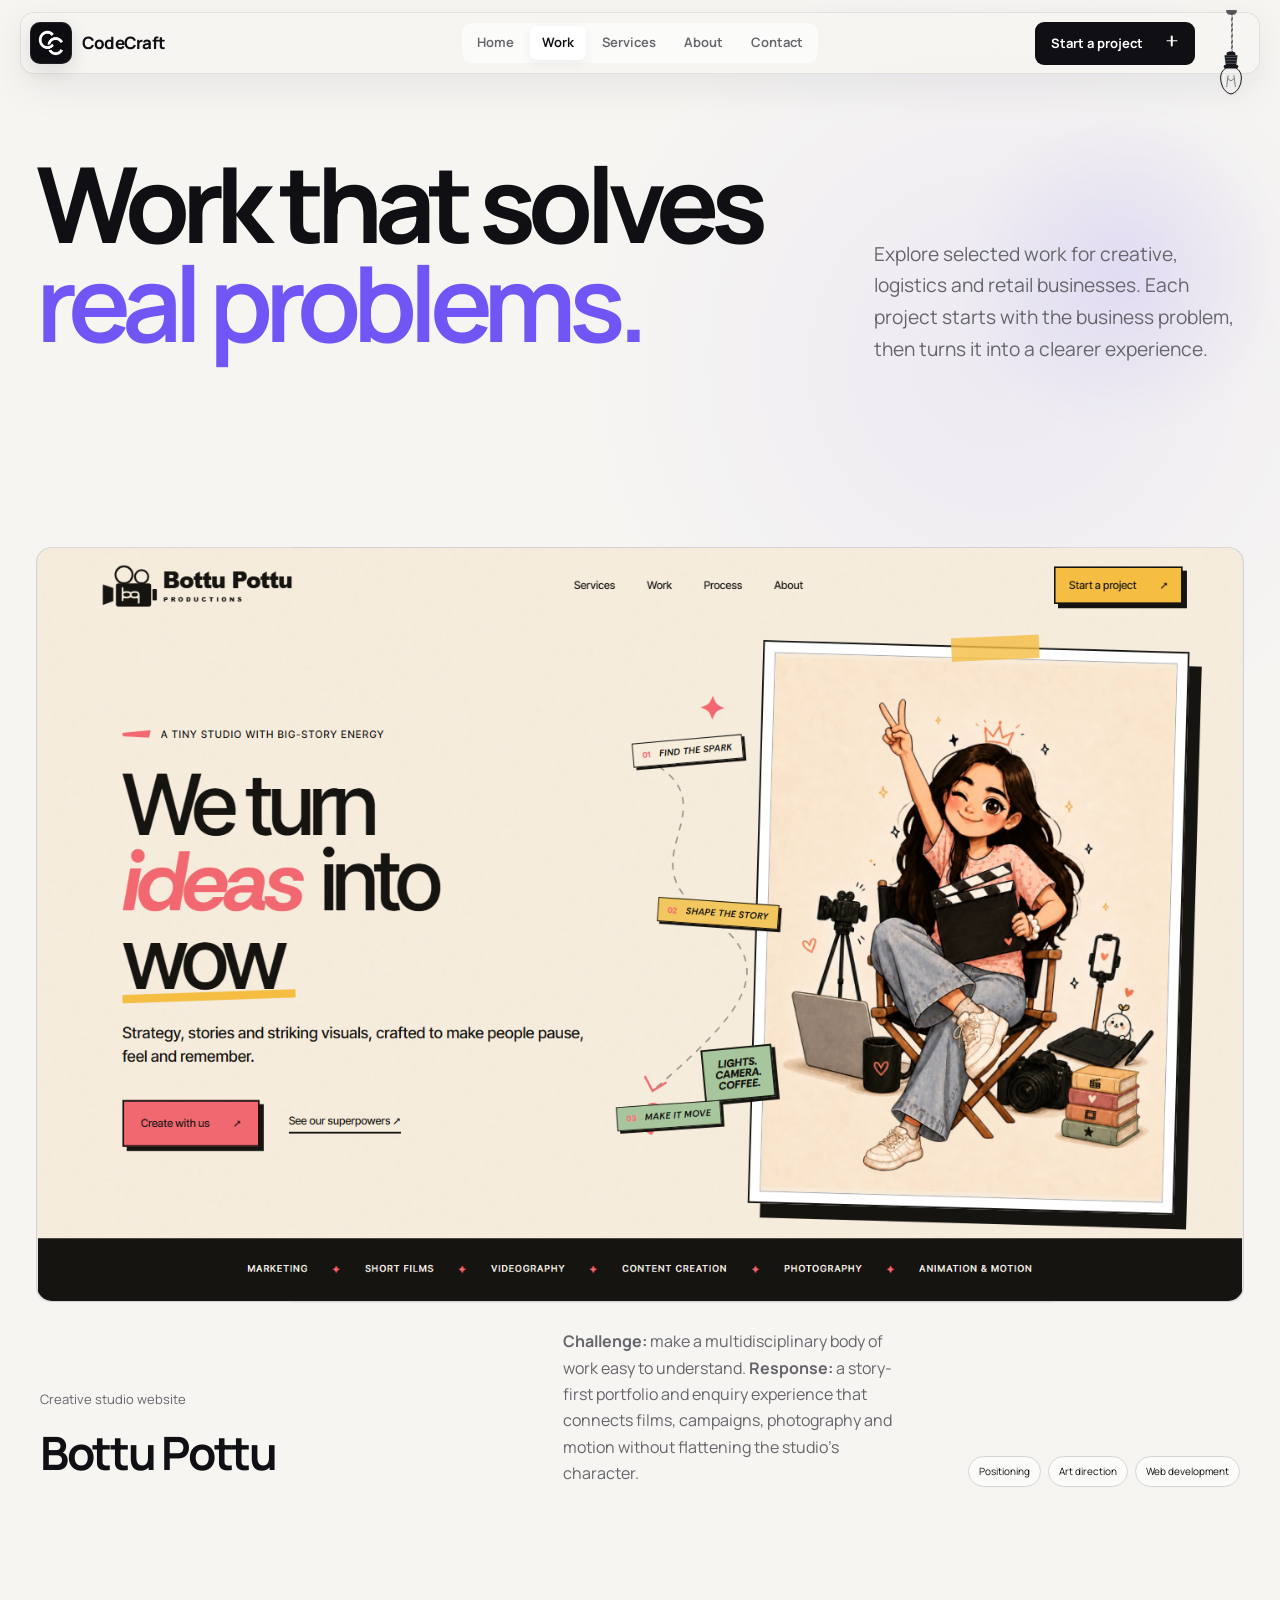
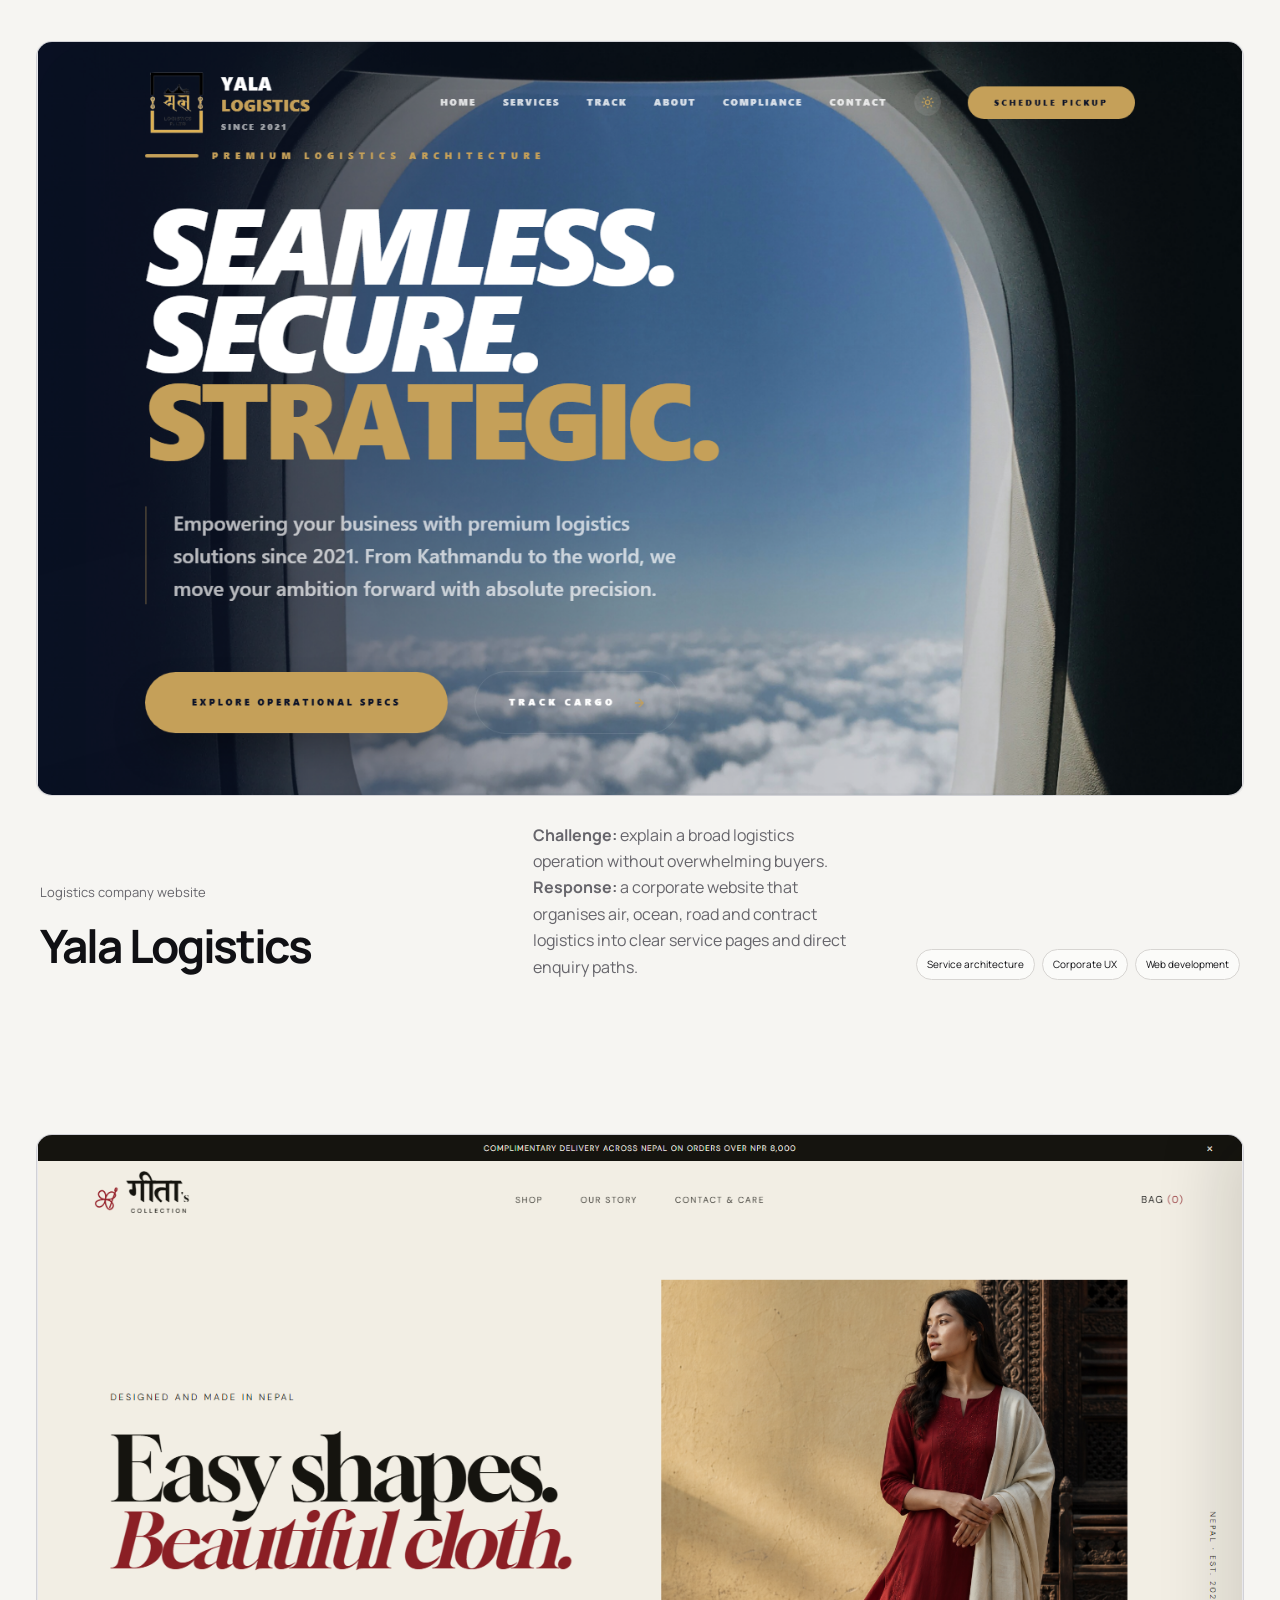
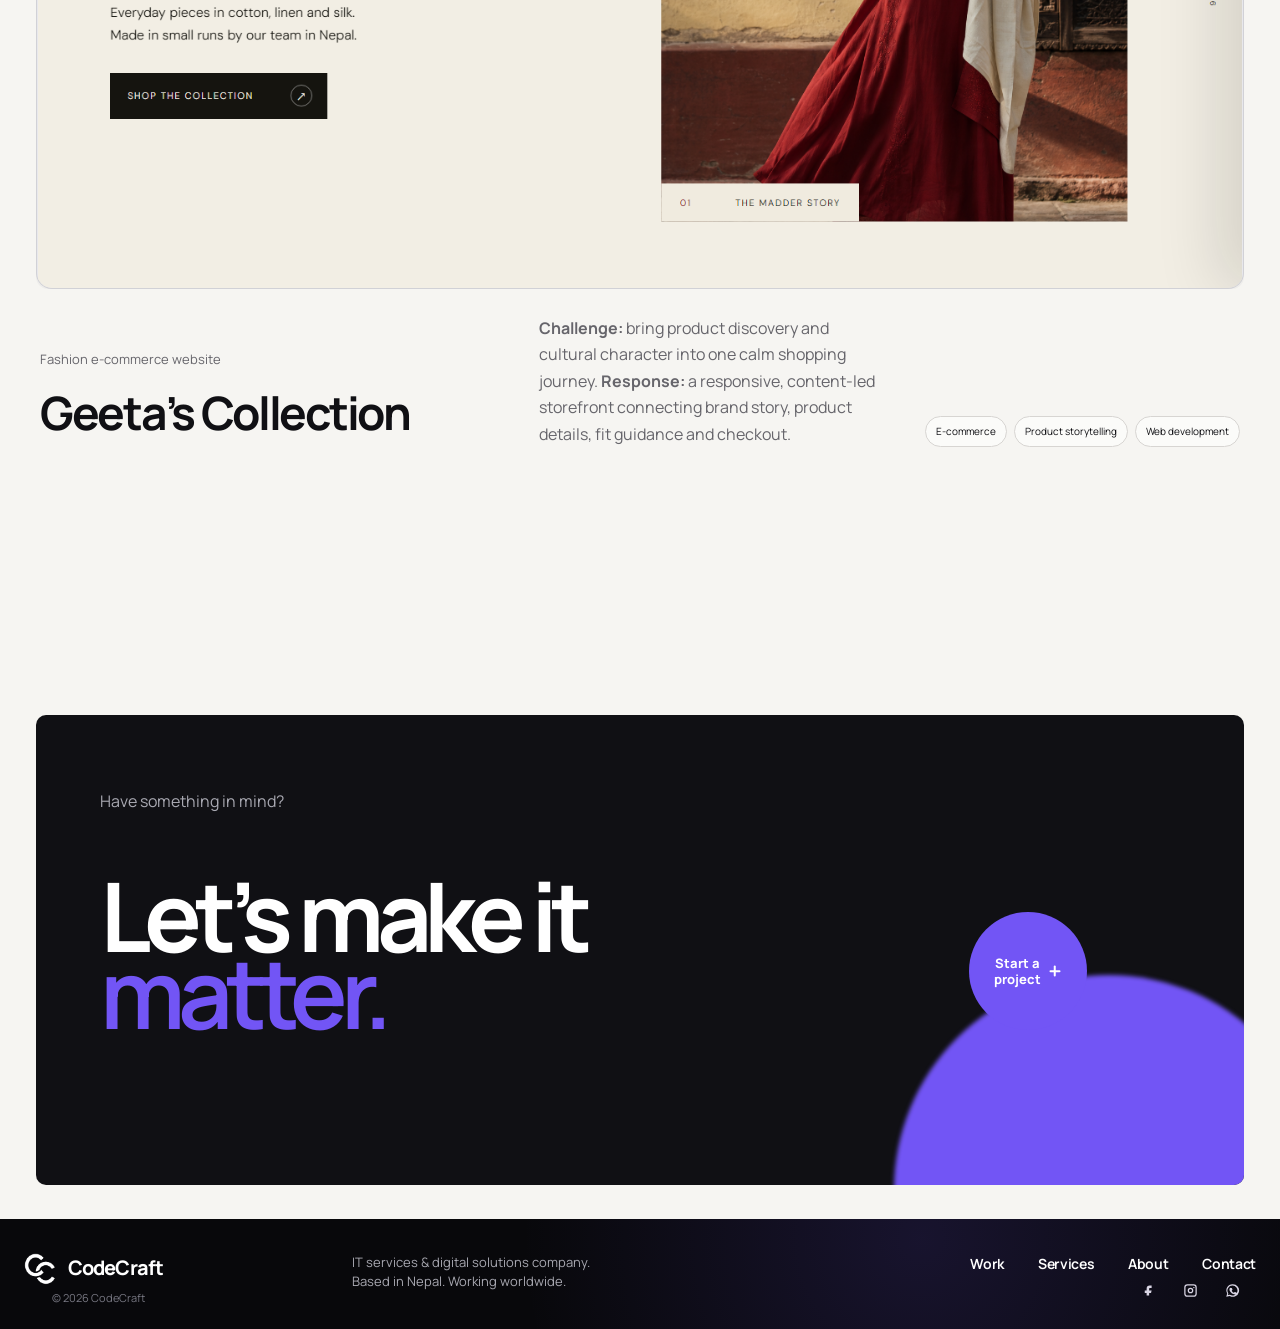
<file: work.html>
<!doctype html><html lang="en"><head><meta charset="utf-8"><meta name="viewport" content="width=device-width,initial-scale=1"><meta name="description" content="Explore CodeCraft projects for creative, logistics and retail businesses, including the thinking behind each build."><meta name="robots" content="index,follow,max-image-preview:large"><meta name="theme-color" content="#f6f5f2"><title>IT Services Portfolio &amp; Case Studies | CodeCraft</title><link rel="canonical" href="https://www.madebycodecraft.com/work"><link rel="icon" type="image/png" sizes="256x256" href="/assets/codecrafts-favicon.png"><link rel="apple-touch-icon" href="/assets/codecrafts-favicon.png"><link rel="manifest" href="/site.webmanifest"><meta property="og:type" content="website"><meta property="og:site_name" content="CodeCraft"><meta property="og:title" content="IT Services Portfolio &amp; Case Studies | CodeCraft"><meta property="og:description" content="Websites and digital systems built around real business problems for creative, logistics and retail clients."><meta property="og:url" content="https://www.madebycodecraft.com/work"><meta property="og:image" content="https://www.madebycodecraft.com/assets/codecrafts-social-preview.png"><meta name="twitter:card" content="summary_large_image"><script src="theme-init.js"></script><link rel="stylesheet" href="styles.css"></head><body>
<a class="skip" href="#main">Skip to content</a><header class="site-header"><a class="brand" href="/"><img src="assets/codecrafts-mark.png" alt=""><b>CodeCraft</b></a><nav id="nav" aria-label="Primary"><a href="/">Home</a><a class="active" aria-current="page" href="/work">Work</a><a href="/services">Services</a><a href="/about">About</a><a href="/contact">Contact</a></nav><a class="header-cta" href="/contact">Start a project <span class="action-plus" aria-hidden="true"></span></a><button class="menu" aria-label="Toggle navigation" aria-expanded="false" aria-controls="nav"><span></span><span></span></button></header>
<main id="main"><section class="page-intro shell reveal"><h1>Work that solves<br><em>real problems.</em></h1><p>Explore selected work for creative, logistics and retail businesses. Each project starts with the business problem, then turns it into a clearer experience.</p></section>
<section class="project-stack shell">
<article class="project reveal" id="bottu-pottu"><a class="project-image" href="https://bottupottu.com" target="_blank" rel="noopener"><img src="assets/bottu-homepage.png" width="1440" height="900" loading="lazy" decoding="async" alt="Bottu Pottu Productions creative studio website homepage"><span>Visit Bottu Pottu website <i class="external-mark" aria-hidden="true"></i></span></a><div class="project-meta"><div><span>Creative studio website</span><h2>Bottu Pottu</h2></div><p><strong>Challenge:</strong> make a multidisciplinary body of work easy to understand. <strong>Response:</strong> a story-first portfolio and enquiry experience that connects films, campaigns, photography and motion without flattening the studio&rsquo;s character.</p><div class="tags"><span>Positioning</span><span>Art direction</span><span>Web development</span></div></div></article>
<article class="project reveal" id="yala-logistics"><a class="project-image" href="https://yalalogistics.com.np" target="_blank" rel="noopener"><img src="assets/yala-homepage.png" width="1440" height="900" loading="lazy" decoding="async" alt="Yala Logistics corporate logistics website homepage"><span>Visit Yala Logistics website <i class="external-mark" aria-hidden="true"></i></span></a><div class="project-meta"><div><span>Logistics company website</span><h2>Yala Logistics</h2></div><p><strong>Challenge:</strong> explain a broad logistics operation without overwhelming buyers. <strong>Response:</strong> a corporate website that organises air, ocean, road and contract logistics into clear service pages and direct enquiry paths.</p><div class="tags"><span>Service architecture</span><span>Corporate UX</span><span>Web development</span></div></div></article>
<article class="project reveal" id="geetas-collection"><a class="project-image" href="https://geetas-collection.vercel.app" target="_blank" rel="noopener"><img src="assets/geeta-homepage-real.png" width="1440" height="900" loading="lazy" decoding="async" alt="Geeta's Collection Nepal fashion e-commerce website homepage"><span>Visit Geeta&rsquo;s Collection website <i class="external-mark" aria-hidden="true"></i></span></a><div class="project-meta"><div><span>Fashion e-commerce website</span><h2>Geeta’s Collection</h2></div><p><strong>Challenge:</strong> bring product discovery and cultural character into one calm shopping journey. <strong>Response:</strong> a responsive, content-led storefront connecting brand story, product details, fit guidance and checkout.</p><div class="tags"><span>E-commerce</span><span>Product storytelling</span><span>Web development</span></div></div></article>
</section><section class="closing shell reveal"><p>Have something in mind?</p><h2>Let’s make it<br><em>matter.</em></h2><a class="round-link light" href="/contact">Start a<br>project <span class="action-plus" aria-hidden="true"></span></a></section></main>
<footer><div class="footer-brand"><img src="assets/codecrafts-mark-white.png" alt=""><b>CodeCraft</b></div><p>IT services &amp; digital solutions company.<br>Based in Nepal. Working worldwide.</p><div><a href="/work">Work</a><a href="/services">Services</a><a href="/about">About</a><a href="/contact">Contact</a></div><small>© <span data-year></span> CodeCraft</small></footer><script src="script.js"></script><script src="cms-content.js"></script></body></html>
</file>
<file: styles.css>
@font-face{font-family:"Manrope Variable";src:url("assets/vendor/manrope-latin-variable.woff2") format("woff2");font-weight:200 800;font-style:normal;font-display:swap}
:root{--ink:#101014;--paper:#f6f5f2;--surface:#fff;--soft:#ecebea;--line:#d7d5d2;--violet:#7255f5;--violet-soft:#e8e2ff;--muted:#66656b;--white:#fff;--radius:10px;color-scheme:light}
html[data-theme="dark"]{--ink:#f2f0eb;--paper:#0e0e11;--surface:#17171b;--soft:#1d1d22;--line:#34343b;--violet:#9b83ff;--violet-soft:#28213f;--muted:#aaa8b0;--white:#17171b;color-scheme:dark}
*{box-sizing:border-box}
html{scroll-behavior:smooth;overflow-x:hidden}
body{margin:0;background:var(--paper);color:var(--ink);font-family:"Manrope Variable",Inter,Aptos,Arial,sans-serif;font-size:16px;line-height:1.5;-webkit-font-smoothing:antialiased;overflow-x:hidden;transition:background-color .25s ease,color .25s ease}
a{color:inherit;text-decoration:none}
img{display:block;max-width:100%}
button,input,select,textarea{font:inherit}
.skip{position:fixed;z-index:999;left:16px;top:-80px;background:var(--ink);color:#fff;padding:10px 14px}.skip:focus{top:16px}
.shell{width:min(1320px,calc(100% - 64px));margin-inline:auto}
.site-header{width:100%;height:92px;padding-inline:max(24px,calc((100% - 1380px)/2));margin-inline:auto;display:grid;grid-template-columns:1fr auto 1fr;align-items:center;position:sticky;top:0;z-index:30;background:color-mix(in srgb,var(--paper) 88%,transparent);border-bottom:1px solid color-mix(in srgb,var(--ink) 8%,transparent);backdrop-filter:blur(14px)}
.brand{display:flex;align-items:center;gap:10px;font-size:19px;letter-spacing:-.04em;width:max-content}.brand img{width:38px;height:38px;object-fit:contain}.brand b{font-weight:750}
nav{display:flex;align-items:center;gap:38px;font-size:13px;font-weight:650}nav a{position:relative;padding:8px 0}nav a:after{content:"";position:absolute;left:50%;bottom:0;width:4px;height:4px;border-radius:50%;background:var(--violet);opacity:0;transform:translateX(-50%) translateY(3px)}nav a:hover:after,nav a.active:after{opacity:1;transform:translateX(-50%) translateY(0)}
.header-cta{justify-self:end;background:var(--ink);color:#fff;padding:14px 20px;border-radius:7px;font-size:13px;font-weight:700;transition:.2s}.header-cta:hover{background:var(--violet);transform:translateY(-2px)}.header-cta span{margin-left:18px}
.menu{display:none;border:0;background:none;width:40px;height:40px;padding:8px}.menu span{display:block;height:2px;background:var(--ink);margin:6px 0}
.eyebrow,.section-label{text-transform:uppercase;letter-spacing:.14em;font-size:11px;font-weight:750;color:var(--muted)}.eyebrow{display:flex;align-items:center;gap:0}.eyebrow span{display:none}
.hero{min-height:550px;display:grid;grid-template-columns:minmax(460px,.85fr) 1.15fr;align-items:center;gap:30px;padding:18px 0 20px}
.hero-copy{position:relative;z-index:2}.hero h1,.page-intro h1{font-size:clamp(58px,5.2vw,80px);line-height:.87;letter-spacing:-.075em;margin:34px 0 29px;font-weight:720}.page-intro h1{font-size:clamp(58px,6vw,94px)}.hero h1 em,.page-intro h1 em{color:var(--violet);font-style:normal}.hero-foot>p{max-width:410px;margin:0;color:#3d3d44;font-size:17px}.hero-actions{display:flex;align-items:center;gap:30px;margin-top:32px}.button{display:inline-flex;align-items:center;gap:28px;background:var(--ink);color:#fff;border-radius:7px;padding:15px 20px;font-size:13px;font-weight:750}.button:hover{background:var(--violet)}.text-link{font-size:13px;font-weight:750}.text-link span{margin-left:12px}.text-link:hover{color:var(--violet)}
.hero-art{position:relative;height:510px;perspective:1500px;isolation:isolate}.hero-art:before{content:"";position:absolute;z-index:-2;width:76%;aspect-ratio:1;left:17%;top:0;border-radius:50%;background:radial-gradient(circle at 55% 45%,rgba(124,92,255,.34),rgba(160,139,255,.14) 33%,rgba(124,92,255,.045) 55%,transparent 72%);filter:blur(14px)}.hero-art:after{content:"";position:absolute;z-index:-2;right:4%;top:5%;width:38%;height:70%;border:1px solid rgba(124,92,255,.2);border-radius:50%;transform:rotate(-18deg)}.hero-webgl{position:absolute;z-index:-1;inset:-10% -7% 2% -7%;width:114%;height:108%;pointer-events:none;opacity:1}.concept-card{position:absolute;border:1px solid rgba(12,12,15,.16);border-radius:10px;box-shadow:0 24px 70px rgba(34,25,70,.16);overflow:hidden;backface-visibility:hidden;transition:filter .2s ease,box-shadow .2s ease}.concept-card:hover{filter:saturate(1.08) brightness(1.03);box-shadow:0 34px 95px rgba(48,34,104,.3)}.hero-art.visible .concept-one{animation:card-drift-one 7s ease-in-out infinite}.hero-art.visible .concept-two{animation:card-drift-two 8.5s ease-in-out infinite}.hero-art.visible .concept-three{animation:card-drift-three 9s ease-in-out infinite}.window-bar{position:relative;z-index:3;height:32px;display:flex;align-items:center;gap:5px;padding:0 11px;border-bottom:1px solid rgba(12,12,15,.1);background:rgba(250,250,252,.96);font-size:7px;text-transform:uppercase;letter-spacing:.12em}.window-bar i{width:5px;height:5px;border-radius:50%;background:#a9a9af}.window-bar span{margin-left:6px;opacity:.62}.site-preview{width:100%;height:calc(100% - 32px);object-fit:cover;object-position:top center}.preview-name{position:absolute;z-index:4;left:12px;bottom:12px;padding:7px 10px;border-radius:999px;background:rgba(10,10,13,.9);color:#fff;font-size:9px;font-weight:750;letter-spacing:.02em;box-shadow:0 5px 18px rgba(0,0,0,.16)}.preview-name b{margin-left:10px;color:#aa92ff}.stack-note{position:absolute;left:2%;right:2%;bottom:2px;display:flex;justify-content:space-between;padding-top:11px;border-top:1px solid var(--line);font-size:9px;font-weight:750;text-transform:uppercase;letter-spacing:.12em;color:#696972}.stack-note b{color:var(--violet);margin-left:8px}@keyframes card-drift-one{0%,100%{translate:0 0}50%{translate:0 -7px}}@keyframes card-drift-two{0%,100%{translate:0 0}50%{translate:0 6px}}@keyframes card-drift-three{0%,100%{translate:0 0}50%{translate:0 -5px}}
.concept-one{width:47%;height:300px;left:0;top:145px;background:#f0e6df;transform:rotateY(9deg) rotateZ(-2deg);z-index:3}.concept-one strong{display:block;font-family:Georgia,serif;font-size:clamp(22px,2.45vw,38px);font-weight:400;line-height:.95;letter-spacing:-.04em;margin:45px 28px}.wire-lines{position:absolute;left:28px;right:28px;bottom:33px;display:grid;gap:7px}.wire-lines i{height:1px;background:#111}.wire-lines i:nth-child(2){width:74%}.wire-lines i:nth-child(3){width:48%}
.concept-two{width:48%;height:340px;left:28%;top:92px;background:#101119;color:#fff;transform:translateZ(38px) rotateY(-2deg) rotateZ(1deg);z-index:2}.concept-two .window-bar{background:rgba(15,16,23,.96);color:#fff;border-color:rgba(255,255,255,.12)}.concept-two b{display:block}.code-lines{position:absolute;right:24px;bottom:32px;width:40%;display:grid;gap:6px}.code-lines i{height:3px;border-radius:3px;background:#565866}.code-lines i:nth-child(1){width:100%;background:var(--violet)}.code-lines i:nth-child(2){width:76%}.code-lines i:nth-child(3){width:88%}.code-lines i:nth-child(4){width:54%}
.concept-three{width:40%;height:322px;right:0;top:32px;background:#ece8ff;transform:rotateY(-10deg) rotateZ(2deg);z-index:1}.concept-three strong{position:absolute;right:18px;top:67px;font-family:Georgia,serif;font-size:clamp(20px,2.2vw,34px);font-weight:400;line-height:.95;text-align:right}.portrait-shape{position:absolute;left:20px;bottom:0;width:52%;height:73%;border-radius:120px 120px 0 0;background:linear-gradient(150deg,#9c85ff,#6645e9 50%,#17141f);box-shadow:inset -20px 0 40px rgba(255,255,255,.24)}.card-index{position:absolute;right:16px;bottom:14px;font-size:8px;letter-spacing:.1em}.hero-shadow{position:absolute;z-index:-1;left:8%;right:2%;bottom:18px;height:50px;background:rgba(62,43,122,.16);filter:blur(30px);border-radius:50%}
.marquee{overflow:hidden;background:var(--ink);color:#fff;padding:13px 0}.marquee>div{display:flex;align-items:center;width:max-content;gap:34px;animation:marquee 30s linear infinite}.marquee span{font-size:12px;text-transform:uppercase;letter-spacing:.13em}.marquee i{color:var(--violet);font-style:normal}@keyframes marquee{to{transform:translateX(-50%)}}
.manifesto{padding:150px 0 120px}.manifesto h2,.about-statement h2{font-size:clamp(38px,5vw,75px);line-height:1.05;letter-spacing:-.055em;font-weight:550;max-width:1160px;margin:38px 0 85px}.manifesto h2 em{font-family:Georgia,serif;color:var(--violet);font-weight:400}.manifesto-note{margin-left:auto;width:min(540px,55%);border-top:1px solid var(--line);padding-top:18px;display:grid;grid-template-columns:170px 1fr;gap:20px}.manifesto-note span{font-weight:750}.manifesto-note p{margin:0;color:var(--muted)}
.services-preview{padding:90px 0 130px;border-top:1px solid var(--line);display:grid;grid-template-columns:.7fr 1.3fr;gap:70px}.section-head h2{font-size:clamp(40px,4vw,65px);line-height:.96;letter-spacing:-.055em;margin:24px 0 34px}.service-list{border-top:1px solid var(--ink)}.service-list a{min-height:124px;border-bottom:1px solid var(--line);display:grid;grid-template-columns:50px 1fr 1fr 30px;align-items:center;gap:20px;transition:.25s}.service-list a:hover{padding-left:14px;background:#fff}.service-list a>span{color:var(--violet);font-size:12px;font-weight:750}.service-list h3{font-size:31px;letter-spacing:-.04em;margin:0}.service-list p{color:var(--muted)}.service-list i{font-style:normal;font-size:20px}
.process-band{background:#e9e8ee;padding:110px 0}.process-band>.shell{display:grid;grid-template-columns:1fr 1.1fr;gap:90px}.process-band h2{font-size:clamp(40px,4vw,66px);line-height:.96;letter-spacing:-.05em;margin:25px 0}.process-band ol{list-style:none;margin:0;padding:0;border-top:1px solid #bebdc6}.process-band li{display:flex;align-items:center;gap:28px;border-bottom:1px solid #c9c8d0;padding:20px 0;font-size:22px;font-weight:650}.process-band li span{font-size:11px;color:var(--violet)}
.client-path{position:relative;margin-top:8px;padding:64px;border:0;border-radius:16px;background:#0c0c10;color:#fff;overflow:hidden}.client-path:before{content:"03";position:absolute;right:-20px;top:-92px;color:rgba(124,92,255,.13);font-size:330px;font-weight:800;line-height:1;letter-spacing:-.09em}.client-path-head{position:relative;z-index:2;display:grid;grid-template-columns:.55fr 1.45fr;gap:60px}.client-path .section-label{color:#a995ff}.client-path-head h2{max-width:820px;font-size:clamp(44px,5vw,72px);line-height:.92;letter-spacing:-.06em;margin:0}.client-path-head>div>p{max-width:560px;color:#aaaab3;font-size:16px;margin:24px 0 0}.goal-grid{position:relative;z-index:2;display:grid;grid-template-columns:repeat(3,1fr);margin-top:48px;border-top:1px solid #34343d;border-left:1px solid #34343d}.goal-grid a{min-height:280px;padding:28px;display:flex;flex-direction:column;border-right:1px solid #34343d;border-bottom:1px solid #34343d;background:rgba(255,255,255,.018);transition:background .25s,color .25s,transform .25s}.goal-grid a:hover{position:relative;z-index:2;background:var(--violet);color:#fff;transform:translateY(-7px)}.goal-grid a>span{color:#a995ff;font-size:56px;line-height:1;font-weight:700;letter-spacing:-.06em;opacity:.45}.goal-grid a:hover>span{color:#fff;opacity:.7}.goal-grid h3{font-size:clamp(25px,2.25vw,34px);line-height:1;letter-spacing:-.045em;margin:35px 0 14px}.goal-grid p{color:#9999a4;margin:0;max-width:270px;font-size:14px}.goal-grid a:hover p{color:#e4deff}.goal-grid b{margin-top:auto;font-size:11px}.goal-grid a:hover b{color:#fff}.expectations{margin-top:24px;padding:42px;background:linear-gradient(110deg,#e8e3ff,#f1efff 58%,#ded5ff);border:1px solid #d8d0ff;border-radius:14px;display:grid;grid-template-columns:.7fr 1.3fr;gap:60px;box-shadow:0 24px 70px rgba(71,51,139,.08)}.expectations h2{font-size:clamp(34px,3.6vw,54px);line-height:.92;letter-spacing:-.05em;margin:18px 0 0}.expectations dl{margin:0;display:grid;grid-template-columns:repeat(3,1fr);border-left:1px solid rgba(12,12,15,.16)}.expectations dl>div{padding:10px 24px;border-right:1px solid rgba(12,12,15,.16)}.expectations dt{font-size:11px;font-weight:750;text-transform:uppercase;letter-spacing:.1em}.expectations dd{margin:17px 0 0;color:#55535e;font-size:14px}.closing{margin-top:100px;margin-bottom:34px;min-height:470px;background:var(--ink);color:#fff;border-radius:var(--radius);padding:58px 64px;position:relative;overflow:hidden}.home-closing{margin-top:24px;min-height:220px;display:grid;grid-template-columns:auto 1fr auto;align-items:center;gap:48px}.closing:after{content:"";position:absolute;width:430px;aspect-ratio:1;border-radius:50%;right:-80px;bottom:-220px;background:var(--violet);filter:blur(2px)}.home-closing:after{display:none}.closing>p{color:#a9a9b2}.home-closing>p{margin:0}.closing h2{font-size:clamp(62px,7.5vw,110px);line-height:.8;letter-spacing:-.075em;margin:65px 0 0;position:relative;z-index:2}.home-closing h2{margin:0;font-size:clamp(54px,6vw,82px)}.closing h2 em{color:#9f8aff;font-family:Georgia,serif;font-weight:400}.round-link{position:absolute;z-index:4;right:13%;top:42%;width:118px;aspect-ratio:1;border-radius:50%;display:flex;align-items:center;justify-content:center;text-align:center;background:var(--violet);color:#fff;font-size:13px;font-weight:750;line-height:1.25;transition:.25s}.home-closing .round-link{position:static;width:auto;aspect-ratio:auto;border-radius:7px;padding:15px 20px;background:#fff;color:var(--ink);white-space:nowrap}.home-closing .round-link br{display:none}.round-link span{display:block;margin-left:7px}.home-closing .round-link span{display:inline;margin-left:18px}.round-link:hover{transform:scale(1.07) rotate(-4deg)}.home-closing .round-link:hover{transform:translateY(-2px);background:var(--violet);color:#fff}
footer{background:var(--ink);color:#fff;padding:60px max(32px,calc((100% - 1320px)/2));display:grid;grid-template-columns:1fr 1fr auto;gap:50px;align-items:start}footer .footer-brand{display:flex;gap:10px;align-items:center;font-size:20px}.footer-brand img{width:38px}.footer-brand b{font-weight:750}footer p{margin:0;color:#a8a8b1;font-size:14px}footer>div:nth-of-type(2){display:grid;grid-template-columns:repeat(2,auto);gap:8px 28px;font-size:14px}footer a:hover{color:#a88fff}footer small{grid-column:1/-1;color:#777782;border-top:1px solid #2c2c32;padding-top:20px}
.page-intro{padding:70px 0 82px}.page-intro h1{font-size:clamp(68px,8.6vw,132px);margin:38px 0}.page-intro>p:last-child{width:min(560px,100%);margin-left:auto;font-size:19px;color:var(--muted)}
.project-stack{padding-bottom:80px}.project{padding:85px 0;border-top:1px solid var(--line)}.project-image{display:block;position:relative;background:#e8e8ec;border-radius:12px;overflow:hidden;aspect-ratio:16/8.7}.project-image img{width:100%;height:100%;object-fit:cover;object-position:top;transition:transform .6s cubic-bezier(.2,.7,.2,1)}.project-image>span{position:absolute;right:20px;bottom:20px;background:var(--ink);color:#fff;border-radius:999px;padding:12px 18px;font-size:12px;font-weight:750;transform:translateY(70px);transition:.3s}.project-image:hover img{transform:scale(1.02)}.project-image:hover>span{transform:none}.project-meta{display:grid;grid-template-columns:1fr .8fr auto;gap:50px;align-items:end;padding-top:28px}.project-meta>div:first-child>span{font-size:11px;color:var(--violet);text-transform:uppercase;letter-spacing:.12em}.project-meta h2{font-size:42px;letter-spacing:-.05em;margin:8px 0 0}.project-meta>p{color:var(--muted);margin:0}.tags{display:flex;gap:7px;flex-wrap:wrap;justify-content:flex-end}.tags span{border:1px solid var(--line);border-radius:999px;padding:7px 10px;font-size:10px}
.detail-list{border-top:1px solid var(--ink);margin-bottom:120px}.detail-list article{display:grid;grid-template-columns:90px 1fr;padding:72px 0;border-bottom:1px solid var(--line)}.detail-list article>span{color:var(--violet);font-weight:750}.detail-list article>div{display:grid;grid-template-columns:1fr 1fr;gap:22px 70px}.detail-list h2{grid-column:1/-1;font-size:clamp(48px,6vw,84px);letter-spacing:-.06em;line-height:.9;margin:8px 0 38px}.detail-list article>div>p:not(.section-label){font-size:18px;color:var(--muted);margin:0}.detail-list ul{list-style:none;padding:0;margin:0}.detail-list li{border-top:1px solid var(--line);padding:9px 0;font-size:14px}
.about-statement{padding:110px 0;border-top:1px solid var(--line)}.about-statement h2{margin-bottom:0}.values{display:grid;grid-template-columns:repeat(2,1fr);border-top:1px solid var(--ink);border-left:1px solid var(--line);margin-bottom:100px}.values article{min-height:260px;padding:34px;border-right:1px solid var(--line);border-bottom:1px solid var(--line)}.values article>span{font-size:11px;color:var(--violet)}.values h3{font-size:30px;letter-spacing:-.04em;margin:65px 0 12px}.values p{color:var(--muted);max-width:350px}
.contact-layout{min-height:calc(100vh - 104px);padding:80px 0 120px;display:grid;grid-template-columns:.85fr 1.15fr;gap:100px}.contact-copy h1{font-size:clamp(64px,7.6vw,116px);line-height:.85;letter-spacing:-.075em;margin:42px 0}.contact-copy>p:not(.eyebrow){max-width:440px;color:var(--muted);font-size:18px}.contact-copy>a{display:inline-block;margin-top:30px;border-bottom:1px solid;font-weight:750}.contact-form{background:#fff;border:1px solid var(--line);border-radius:12px;padding:45px;display:grid;gap:24px}.contact-form label{font-size:12px;font-weight:750}.contact-form small{font-weight:400;color:var(--muted);margin-left:5px}.contact-form input,.contact-form select,.contact-form textarea{display:block;width:100%;border:0;border-bottom:1px solid #cfcfd6;background:transparent;padding:13px 0;border-radius:0;outline:0;font-weight:400}.contact-form textarea{resize:vertical}.contact-form input:focus,.contact-form select:focus,.contact-form textarea:focus{border-color:var(--violet)}.contact-form button{border:0;background:var(--ink);color:#fff;border-radius:7px;padding:16px 20px;text-align:left;font-weight:750;cursor:pointer}.contact-form button span{float:right}.contact-form button:hover{background:var(--violet)}.form-status{font-size:13px;margin:0;min-height:20px}.honeypot{position:absolute!important;left:-10000px!important;width:1px!important;height:1px!important;overflow:hidden!important}
.reveal{opacity:1;transform:none;transition:opacity .85s ease,transform 1s cubic-bezier(.16,1,.3,1)}
.motion-ready .reveal{opacity:0;transform:translateY(40px) scale(.99)}
.motion-ready .reveal.visible{opacity:1;transform:none}
@media(max-width:1000px){.shell{width:min(100% - 40px,850px)}nav{gap:22px}.hero{grid-template-columns:1fr;min-height:auto;padding-top:70px}.hero-copy{max-width:680px}.hero-art{height:500px}.concept-one{left:2%}.concept-two{left:28%}.concept-three{right:2%}.client-path-head,.expectations,.services-preview,.process-band>.shell,.contact-layout{grid-template-columns:1fr}.expectations dl{margin-top:10px}.service-list{margin-top:20px}.project-meta{grid-template-columns:1fr 1fr}.tags{grid-column:1/-1;justify-content:flex-start}.contact-layout{gap:60px}.detail-list article>div{grid-template-columns:1fr}.detail-list h2{grid-column:auto}footer{grid-template-columns:1fr 1fr}}
@media(max-width:720px){.shell{width:calc(100% - 30px)}.site-header{height:82px;width:calc(100% - 30px);grid-template-columns:minmax(0,1fr) 44px}.brand img{width:32px;height:32px}.header-cta{display:none}.menu{display:block;position:relative;z-index:50;justify-self:end}nav{position:fixed;inset:82px 15px auto;background:var(--surface);border:1px solid var(--line);border-radius:10px;padding:22px;display:grid;gap:5px;box-shadow:0 18px 45px rgba(0,0,0,.12);opacity:0;pointer-events:none;transform:translateY(-10px);transition:.2s}nav.open{opacity:1;pointer-events:auto;transform:none}nav a{font-size:18px;padding:10px}.hero{padding:38px 0 60px;min-width:0}.hero-copy{min-width:0}.hero h1{font-size:clamp(49px,14vw,55px);letter-spacing:-.07em}.hero-foot>p{font-size:15px;max-width:100%}.hero-art{height:380px;margin-top:10px;width:100%}.concept-card{border-radius:7px}.concept-one{width:55%;height:230px;top:115px}.concept-two{width:57%;height:260px;left:24%;top:70px}.concept-three{width:48%;height:240px}.concept-two b{margin:38px 15px;font-size:27px}.concept-one strong{margin:30px 18px}.manifesto{padding:90px 0}.manifesto-note{width:100%;grid-template-columns:1fr;margin-top:40px}.services-preview{padding:70px 0}.service-list a{grid-template-columns:34px 1fr 24px}.service-list a p{display:none}.service-list h3{font-size:25px}.process-band{padding:75px 0}.closing{padding:35px 28px;min-height:400px}.closing .round-link{right:25px;top:auto;bottom:28px}.closing h2{font-size:64px}.page-intro{padding:55px 0 75px}.page-intro h1{font-size:62px}.page-intro>p:last-child{font-size:16px}.project{padding:55px 0}.project-image{aspect-ratio:4/3}.project-meta{grid-template-columns:1fr}.project-meta h2{font-size:34px}.detail-list article{grid-template-columns:38px 1fr;padding:50px 0}.detail-list h2{font-size:48px}.values{grid-template-columns:1fr}.contact-layout{padding:50px 0 80px}.contact-copy h1{font-size:62px}.contact-form{padding:26px 20px}footer{grid-template-columns:1fr;padding:50px 24px}footer small{grid-column:auto}}
.hero-webgl{z-index:0}
::selection{background:var(--violet);color:#fff}
:focus-visible{outline:2px solid var(--violet);outline-offset:4px}
.theme-toggle{height:34px;padding:0 10px 0 7px;border:1px solid var(--line);border-radius:999px;background:var(--surface);color:var(--ink);display:flex;align-items:center;gap:7px;cursor:pointer;font-size:10px;font-weight:750;letter-spacing:.04em}.theme-icon{width:18px;height:18px;border:1px solid var(--ink);border-radius:50%;position:relative;overflow:hidden}.theme-icon:after{content:"";position:absolute;inset:2px 2px 2px 50%;border-radius:0 999px 999px 0;background:var(--ink)}.theme-toggle:hover{border-color:var(--violet);color:var(--violet)}
html[data-theme="dark"] .brand img{filter:invert(1)}
html[data-theme="dark"] .header-cta,html[data-theme="dark"] .button{background:var(--violet);color:#fff}
html[data-theme="dark"] .hero-foot>p,html[data-theme="dark"] .stack-note{color:#aaa8b0}
html[data-theme="dark"] .client-path{background:#070709;border:1px solid #292930}
html[data-theme="dark"] .expectations{background:linear-gradient(110deg,#201a35,#2a2244 58%,#34295a);border-color:#403463;color:#f4f1ff}
html[data-theme="dark"] .expectations dd{color:#c1bad4}
html[data-theme="dark"] .contact-form,html[data-theme="dark"] .service-list a:hover{background:var(--surface)}
html[data-theme="dark"] .contact-form button{background:var(--violet);color:#fff}
html[data-theme="dark"] .project-image,html[data-theme="dark"] .project-image{background:var(--soft)}
html[data-theme="dark"] .home-closing,html[data-theme="dark"] .closing,html[data-theme="dark"] footer{background:#070709;color:#fff}
html[data-theme="dark"] .home-closing .round-link{background:#fff;color:#101014}
html[data-theme="dark"] .window-bar:not(.concept-two .window-bar){background:rgba(246,245,242,.96);color:#101014}
.project-stack{padding-bottom:70px}.project{padding:62px 0}
@media(prefers-reduced-motion:reduce){html{scroll-behavior:auto}.marquee>div,.hero-art.visible .concept-card{animation:none}.reveal{opacity:1;transform:none;transition:none}.concept-card{transition:none}}
@media(max-width:720px){.stack-note{display:none}.hero-webgl{opacity:.55}.client-path{padding:42px 22px}.client-path:before{font-size:210px;top:-45px}.client-path-head{gap:20px}.goal-grid{grid-template-columns:1fr;margin-top:32px}.goal-grid a{min-height:210px}.goal-grid h3{margin-top:34px}.expectations{padding:28px 22px}.expectations dl{grid-template-columns:1fr;border-left:0;border-top:1px solid rgba(12,12,15,.16)}.expectations dl>div{padding:20px 0;border-right:0;border-bottom:1px solid rgba(12,12,15,.16)}.home-closing{min-height:auto;grid-template-columns:1fr;gap:18px;padding:32px 26px}.home-closing h2{font-size:52px}.home-closing .round-link{justify-self:start;right:auto;bottom:auto}}
.fit-panel{margin-bottom:30px;padding:46px;background:var(--soft);border:1px solid var(--line);border-radius:var(--radius);display:grid;grid-template-columns:1fr 1fr auto;gap:50px;align-items:end}.fit-panel h2{font-size:clamp(34px,3.5vw,52px);line-height:.98;letter-spacing:-.05em;margin:18px 0 0}.fit-panel ul{list-style:none;margin:0;padding:0}.fit-panel li{padding:10px 0;border-bottom:1px solid var(--line);font-size:14px}.fit-panel .button{white-space:nowrap}
@media(max-width:1000px){.fit-panel{grid-template-columns:1fr;gap:30px;align-items:start}.fit-panel .button{justify-self:start}}
@media(max-width:720px){.site-header{padding-inline:0}.brand{grid-column:1}.menu{grid-column:2;position:relative;border:1px solid var(--line);border-radius:50%}.menu span{position:absolute;left:11px;right:11px;margin:0}.menu span:first-child{top:14px}.menu span:last-child{bottom:14px}.hero{grid-template-columns:minmax(0,1fr)}.hero h1{font-size:clamp(39px,11.4vw,46px)}nav{background:var(--surface)}.fit-panel{padding:30px 22px}.fit-panel h2{font-size:36px}}
.scroll-progress{position:fixed;z-index:1000;left:0;top:0;width:100%;height:2px;background:var(--violet);transform:scaleX(0);transform-origin:left center;pointer-events:none;will-change:transform}.pointer-halo{position:fixed;z-index:20;left:0;top:0;width:340px;height:340px;border-radius:50%;background:radial-gradient(circle,rgba(114,85,245,.11),rgba(114,85,245,.035) 42%,transparent 70%);transform:translate3d(calc(var(--pointer-x, -500px) - 50%),calc(var(--pointer-y, -500px) - 50%),0);pointer-events:none;mix-blend-mode:multiply;will-change:transform}html[data-theme="dark"] .pointer-halo{background:radial-gradient(circle,rgba(155,131,255,.16),rgba(155,131,255,.045) 42%,transparent 70%);mix-blend-mode:screen}.button,.header-cta,.round-link,.text-link{will-change:transform}.project-image:after{content:"";position:absolute;z-index:2;inset:-1px;background:radial-gradient(circle at var(--project-x,50%) var(--project-y,50%),rgba(255,255,255,.28),transparent 28%);opacity:0;transition:opacity .35s;pointer-events:none}.project-image:hover:after{opacity:1}.project-image>span{z-index:3}.project-image.is-active img{transform:scale(1.025)}.goal-grid a{position:relative;overflow:hidden}.goal-grid a:after{content:"";position:absolute;inset:auto -30% -70% 30%;height:85%;border-radius:50%;background:rgba(255,255,255,.13);filter:blur(35px);opacity:0;transform:translateY(30px);transition:.35s}.goal-grid a:hover:after{opacity:1;transform:none}.page-intro h1,.hero h1{animation:headline-in 1s cubic-bezier(.16,1,.3,1) both}.hero-foot,.page-intro>p:last-child{animation:copy-in .9s .12s cubic-bezier(.16,1,.3,1) both}@keyframes headline-in{from{opacity:0;transform:translateY(38px);filter:blur(8px)}to{opacity:1;transform:none;filter:none}}@keyframes copy-in{from{opacity:0;transform:translateY(18px)}to{opacity:1;transform:none}}
@media(max-width:720px),(pointer:coarse){.pointer-halo{display:none}.project-image:after{display:none}}
@media(prefers-reduced-motion:reduce){.scroll-progress,.pointer-halo{display:none}.page-intro h1,.hero h1,.hero-foot,.page-intro>p:last-child{animation:none}.reveal{filter:none}.button,.header-cta,.round-link,.text-link{transform:none!important}}
footer{position:relative;isolation:isolate;overflow:hidden;min-height:430px;padding-top:76px;padding-bottom:26px;grid-template-columns:1.2fr .8fr 1fr;gap:56px 80px;border-top:1px solid #25252c;background:#070709}footer:before{content:"";position:absolute;z-index:-1;right:8%;top:-180px;width:420px;aspect-ratio:1;border-radius:50%;background:radial-gradient(circle,rgba(114,85,245,.2),rgba(114,85,245,.035) 48%,transparent 70%);filter:blur(5px)}footer .footer-brand{align-self:start}.footer-brand img{width:46px}.footer-brand b{font-size:24px;letter-spacing:-.05em}footer>p{max-width:290px;padding-top:4px;font-size:15px;line-height:1.7;color:#a8a8b1}footer>p:before{content:"Independent web studio";display:block;margin-bottom:14px;color:#8e75ff;font-size:10px;font-weight:750;text-transform:uppercase;letter-spacing:.15em}footer>div:nth-of-type(2){justify-self:end;width:min(100%,320px);display:grid;grid-template-columns:1fr;gap:0}footer>div:nth-of-type(2) a{position:relative;padding:11px 32px 11px 0;border-bottom:1px solid #292930;font-size:17px;font-weight:650;letter-spacing:-.025em;transition:color .25s,padding .25s}footer>div:nth-of-type(2) a:after{content:"↗︎";position:absolute;right:2px;top:11px;color:#8e75ff;transition:transform .25s}footer>div:nth-of-type(2) a:hover{padding-left:8px;color:#aa94ff}footer>div:nth-of-type(2) a:hover:after{transform:translate(3px,-3px)}footer small{position:relative;z-index:2;grid-column:1/-1;margin-top:28px;padding-top:18px;border-top:1px solid #25252c;color:#777782;font-size:10px;text-transform:uppercase;letter-spacing:.12em}footer:after{content:"CODECRAFTS";grid-column:1/-1;align-self:end;margin:2px 0 -1.5vw;font-size:clamp(76px,14.2vw,220px);font-weight:780;line-height:.75;letter-spacing:-.085em;color:transparent;-webkit-text-stroke:1px rgba(255,255,255,.19);white-space:nowrap;pointer-events:none;transition:color .5s,-webkit-text-stroke-color .5s}footer:hover:after{color:rgba(114,85,245,.055);-webkit-text-stroke-color:rgba(159,138,255,.38)}
@media(max-width:1000px){footer{grid-template-columns:1fr 1fr;gap:42px;min-height:390px}footer>div:nth-of-type(2){justify-self:stretch}footer small,footer:after{grid-column:1/-1}}
@media(max-width:720px){footer{grid-template-columns:1fr;gap:30px;min-height:auto;padding:52px 24px 24px}footer>p{padding-top:0}footer>div:nth-of-type(2){justify-self:stretch;width:100%}footer small{grid-column:auto;margin-top:14px}footer:after{grid-column:auto;margin-top:18px;margin-bottom:-4px;font-size:20.5vw;transform:translateX(-2px)}}
/* Editorial hierarchy: content leads; template-style kickers and counters do not. */
.eyebrow,.stack-note{display:none}.hero h1{margin-top:0}.page-intro h1{margin-top:0}.section-label{font-size:14px;font-weight:650;letter-spacing:-.01em;text-transform:none;color:var(--muted)}.detail-list article{grid-template-columns:1fr}.detail-list article>span,.detail-list .section-label{display:none}.project-meta>div:first-child>span{font-size:13px;letter-spacing:0;text-transform:none;color:var(--muted)}.window-bar{text-transform:none;letter-spacing:.04em}.expectations dt{font-size:13px;letter-spacing:-.01em;text-transform:none}footer>p:before{font-size:12px;letter-spacing:0;text-transform:none}footer small{font-size:11px;letter-spacing:0;text-transform:none}.client-path .section-label{color:#b6a8f6}.fit-panel .section-label,.about-statement .section-label{color:var(--muted)}
@media(max-width:720px){.detail-list article{grid-template-columns:1fr}.page-intro h1{margin-top:0}}
.project{border-top:0}.project+.project{padding-top:76px}.detail-list{border-top:0}.detail-list article{margin-bottom:16px;padding:64px 54px;border:0;border-radius:14px;background:color-mix(in srgb,var(--soft) 62%,transparent)}.detail-list article:nth-child(even){background:color-mix(in srgb,var(--violet-soft) 48%,transparent)}
@media(max-width:720px){.project+.project{padding-top:48px}.detail-list article{padding:42px 24px}}
.client-rail{margin:10px 0 28px;padding:22px 0 28px;overflow:hidden}.client-rail>p{width:min(1320px,calc(100% - 64px));margin:0 auto 18px;font-size:15px;font-weight:650;letter-spacing:-.02em;color:var(--muted)}.client-rail-window{overflow:hidden;-webkit-mask-image:linear-gradient(90deg,transparent,#000 6%,#000 94%,transparent);mask-image:linear-gradient(90deg,transparent,#000 6%,#000 94%,transparent)}.client-rail-track{display:flex;width:max-content;animation:client-glide 27s linear infinite;will-change:transform}.client-rail:hover .client-rail-track{animation-play-state:paused}.client-rail-group{display:flex;gap:16px;padding-right:16px}.client-chip{width:310px;height:96px;padding:13px 20px 13px 13px;border:1px solid var(--line);border-radius:14px;background:var(--surface);display:flex;align-items:center;gap:18px;box-shadow:0 12px 38px rgba(25,20,45,.05);transition:transform .3s cubic-bezier(.16,1,.3,1),border-color .3s,box-shadow .3s}.client-chip:hover{transform:translateY(-5px);border-color:color-mix(in srgb,var(--violet) 50%,var(--line));box-shadow:0 20px 50px rgba(65,48,130,.13)}.client-chip strong{font-size:16px;letter-spacing:-.025em}.client-logo{width:68px;height:68px;flex:0 0 68px;border-radius:10px;display:grid;place-items:center;overflow:hidden}.client-logo img{max-width:84%;max-height:76%;object-fit:contain}.client-bottu .client-logo{width:112px;flex-basis:112px;background:#f7eddd}.client-bottu .client-logo img{max-width:92%;max-height:60%}.client-yala .client-logo{background:#0a1116}.client-yala .client-logo img{max-height:84%}.client-geeta .client-logo{background:#efe8df}.client-geeta .client-logo img{max-height:67%}@keyframes client-glide{to{transform:translateX(-50%)}}
@media(max-width:720px){.client-rail{margin-top:0;padding-top:8px}.client-rail>p{width:calc(100% - 30px)}.client-chip{width:270px;height:88px}.client-logo{width:60px;height:60px;flex-basis:60px}.client-bottu .client-logo{width:100px;flex-basis:100px}.client-chip strong{font-size:14px}}
@media(prefers-reduced-motion:reduce){.client-rail-window{overflow-x:auto;mask-image:none;-webkit-mask-image:none}.client-rail-track{animation:none}.client-rail-group[aria-hidden="true"]{display:none}}
/* A small client list should feel intentional, not artificially repeated. */
.client-rail{margin:0 0 34px;padding:4px 0 18px}.client-rail>p{display:none}.client-rail-window{display:flex;justify-content:center;overflow:visible;mask-image:none;-webkit-mask-image:none}.client-rail-track{animation:none;display:block;width:auto}.client-rail-group{gap:0;padding:0;align-items:center}.client-rail-group[aria-hidden="true"]{display:none}.client-chip{position:relative;width:88px;height:88px;padding:0;margin-left:-18px;border:5px solid var(--paper);border-radius:50%;box-shadow:0 12px 30px rgba(28,22,50,.14);display:grid;place-items:center;transition:transform .35s cubic-bezier(.16,1,.3,1),margin .35s cubic-bezier(.16,1,.3,1),box-shadow .35s;overflow:hidden}.client-chip:first-child{margin-left:0}.client-chip strong{display:none}.client-chip:hover{z-index:5;transform:translateY(-8px) rotate(-2deg);border-color:var(--paper);box-shadow:0 20px 42px rgba(55,39,110,.22)}.client-rail-group:hover .client-chip{margin-left:4px}.client-rail-group:hover .client-chip:first-child{margin-left:0}.client-logo,.client-bottu .client-logo{width:100%;height:100%;flex-basis:auto;border-radius:50%}.client-bottu{width:124px;border-radius:24px;z-index:1}.client-bottu .client-logo{border-radius:19px}.client-yala{z-index:2}.client-geeta{z-index:3}.client-yala .client-logo img{max-height:80%}.client-geeta .client-logo img{max-height:58%}
.client-chip.client-bottu,.client-chip.client-bottu:hover{border:0}
@media(max-width:720px){.client-rail{padding:0 0 20px;margin-top:-8px}.client-chip{width:78px;height:78px}.client-bottu{width:112px}.client-rail-group:hover .client-chip{margin-left:-14px}.client-rail-group:hover .client-chip:first-child{margin-left:0}}
.client-rail{padding-top:0;margin-bottom:38px}.client-rail>p{display:block;width:auto;margin:0 0 16px;text-align:center;color:var(--ink);font-size:17px;font-weight:650;letter-spacing:-.025em}.client-chip{width:72px;height:72px;margin-left:-13px;border-width:4px}.client-bottu{width:102px;border-radius:20px}.client-bottu .client-logo{border-radius:16px}.client-rail-group:hover .client-chip{margin-left:2px}.client-rail-group:hover .client-chip:first-child{margin-left:0}.client-yala .client-logo{background:#fff}.client-yala .client-logo img{max-width:94%;max-height:94%}.client-geeta .client-logo img{max-height:54%}
@media(max-width:720px){.client-rail{margin-top:-12px;margin-bottom:30px}.client-rail>p{font-size:15px;margin-bottom:13px}.client-chip{width:66px;height:66px;margin-left:-12px}.client-bottu{width:94px}.client-rail-group:hover .client-chip{margin-left:-10px}.client-rail-group:hover .client-chip:first-child{margin-left:0}}
footer>p{max-width:390px;padding-top:0;display:flex;flex-direction:column;align-items:flex-start;gap:12px;line-height:1.5}footer>p:before{display:none}footer>p strong{color:#fff;font-size:25px;line-height:1.05;letter-spacing:-.045em}footer>p span{max-width:340px;color:#a8a8b1;font-size:14px}footer>p a{margin-top:6px;padding-bottom:3px;border-bottom:1px solid #5a5a64;color:#fff;font-size:15px;font-weight:700;transition:color .25s,border-color .25s}footer>p a:hover{color:#a995ff;border-color:#a995ff}footer>p a b{margin-left:5px;color:#8e75ff}footer>p small{position:static;margin:0;padding:0;border:0;color:#777782;font-size:11px;letter-spacing:0;text-transform:none}
/* Preserve each client homepage instead of cropping it to a decorative frame. */
.concept-one,.concept-two,.concept-three{height:auto;aspect-ratio:1.4}.concept-one{top:172px}.concept-two{top:112px}.concept-three{top:42px}.site-preview{object-fit:contain;object-position:center top;background:#f4f1ec}.project-image{aspect-ratio:16/10}.project-image img{object-fit:contain;object-position:center top}
@media(max-width:720px){.concept-one,.concept-two,.concept-three{height:auto;aspect-ratio:1.3}.concept-one{top:154px}.concept-two{top:94px}.concept-three{top:40px}.project-image{aspect-ratio:16/10}}
.concept-one{width:52%;left:-2%;top:166px}.concept-two{width:54%;left:25%;top:102px}.concept-three{width:47%;right:-2%;top:34px}
@media(max-width:720px){.concept-one{width:61%;left:-1%;top:150px}.concept-two{width:63%;left:21%;top:91px}.concept-three{width:54%;right:-1%;top:35px}}

/* Final art direction: a composed studio site rather than a stack of templates. */
body{background:
  radial-gradient(circle at 78% 8%,color-mix(in srgb,var(--violet) 7%,transparent),transparent 26rem),
  var(--paper)}
.site-header{height:88px;transition:background-color .25s,border-color .25s}
.site-header:after{content:"";position:absolute;left:50%;bottom:-1px;width:min(1320px,calc(100% - 64px));height:1px;background:color-mix(in srgb,var(--ink) 7%,transparent);transform:translateX(-50%)}
.site-header{border-bottom:0}
.hero{min-height:620px;padding-top:30px;padding-bottom:16px}
.hero h1{max-width:650px;font-size:clamp(64px,5.45vw,84px);line-height:.89}
.hero-foot>p{font-size:16px;line-height:1.65}
.hero-art{height:550px}
.concept-card{border-color:color-mix(in srgb,var(--ink) 16%,transparent);box-shadow:0 28px 75px rgba(39,29,83,.18)}
.preview-name{backdrop-filter:blur(10px)}
.client-rail{width:min(1320px,calc(100% - 64px));margin:-4px auto 54px;padding:0;display:grid;grid-template-columns:.78fr 1.22fr;align-items:center}
.client-rail>p{margin:0;text-align:right;padding-right:26px;font-size:14px;color:var(--muted)}
.client-rail-window{justify-content:flex-start}
.client-chip{box-shadow:0 10px 28px rgba(28,22,50,.11)}

.client-path{padding:70px;background:
  radial-gradient(circle at 100% 0,rgba(114,85,245,.22),transparent 31rem),
  linear-gradient(145deg,#0b0b0f,#111118);box-shadow:0 28px 90px rgba(18,15,35,.12)}
.client-path:before{display:none}
.client-path-head{grid-template-columns:.5fr 1.5fr;align-items:start}
.client-path-head h2{font-size:clamp(46px,4.8vw,70px);max-width:780px}
.client-path-head>div>p{font-size:15px;line-height:1.65}
.goal-grid{gap:12px;border:0;margin-top:50px}
.goal-grid a{min-width:0;min-height:258px;padding:28px;border:0;border-radius:12px;background:rgba(255,255,255,.055);box-shadow:inset 0 1px rgba(255,255,255,.06);transform:translateZ(0)}
.goal-grid a:nth-child(2){background:rgba(132,103,255,.11)}
.goal-grid a:nth-child(3){background:rgba(255,255,255,.075)}
.goal-grid a:before{content:"↗︎";position:absolute;right:24px;top:22px;width:32px;height:32px;border-radius:50%;display:grid;place-items:center;background:rgba(255,255,255,.08);color:#b9a9ff;font-size:14px;transition:transform .3s,background .3s}
.goal-grid a:hover:before{transform:rotate(45deg);background:rgba(255,255,255,.2);color:#fff}
.goal-grid a>span{width:max-content;max-width:calc(100% - 50px);padding:6px 9px;border:1px solid rgba(181,162,255,.28);border-radius:999px;color:#c1b2ff;font-size:10px;line-height:1;font-weight:700;letter-spacing:.01em;opacity:1}
.goal-grid h3{margin:48px 0 14px;font-size:clamp(25px,2.1vw,32px);overflow-wrap:anywhere}
.goal-grid p{font-size:13px;line-height:1.55}
.goal-grid b{font-size:11px;color:#d9d1ff}

.expectations{margin-top:18px;padding:48px;background:
  radial-gradient(circle at 15% 20%,rgba(255,255,255,.72),transparent 25rem),
  linear-gradient(120deg,#e8e2ff,#f0edff 58%,#ded4ff);border:0;box-shadow:0 24px 70px rgba(71,51,139,.09)}
.expectations h2{font-size:clamp(38px,3.8vw,56px)}
.expectations dl{gap:12px;border:0}
.expectations dl>div{min-width:0;padding:22px;border:0;border-radius:10px;background:rgba(255,255,255,.48)}
.expectations dt{font-size:13px}
.expectations dd{line-height:1.55}
.home-closing{min-height:210px;padding:48px 56px;background:linear-gradient(115deg,#111116,#09090c)}
.home-closing>p{max-width:230px;line-height:1.5}

.page-intro{position:relative;padding:92px 0 100px;isolation:isolate}
.page-intro:after{content:"";position:absolute;z-index:-1;right:-4%;top:9%;width:28%;aspect-ratio:1;border-radius:50%;background:radial-gradient(circle,color-mix(in srgb,var(--violet) 12%,transparent),transparent 68%);filter:blur(8px)}
.page-intro h1{max-width:1260px;font-size:clamp(72px,8.2vw,124px);line-height:.88}
.page-intro>p:last-child{font-size:18px;line-height:1.65}
.project-stack{padding-bottom:90px}
.project{padding:58px 0 78px}
.project-image{border:1px solid color-mix(in srgb,var(--ink) 10%,transparent);box-shadow:0 26px 75px rgba(29,24,55,.08)}
.project-image>span{transform:none;opacity:0;transition:opacity .3s,transform .3s}
.project-image:hover>span,.project-image:focus-visible>span{opacity:1}
.project-meta{grid-template-columns:1fr minmax(280px,.75fr) auto;padding:26px 4px 0}
.project-meta h2{font-size:46px}
.project-meta>p{line-height:1.65}
.tags span{background:color-mix(in srgb,var(--surface) 60%,transparent)}

.detail-list{display:grid;gap:18px;margin-bottom:100px}
.detail-list article{position:relative;margin:0;padding:70px 58px;overflow:hidden;transition:transform .35s cubic-bezier(.16,1,.3,1),box-shadow .35s}
.detail-list article:after{content:"";position:absolute;right:-65px;bottom:-100px;width:250px;aspect-ratio:1;border-radius:50%;background:color-mix(in srgb,var(--violet) 10%,transparent);transition:transform .45s cubic-bezier(.16,1,.3,1)}
.detail-list article:hover{transform:translateY(-4px);box-shadow:0 24px 70px rgba(35,27,70,.08)}
.detail-list article:hover:after{transform:scale(1.22)}
.detail-list article>div{position:relative;z-index:1}
.detail-list h2{max-width:840px}
.fit-panel{padding:52px;border:0;box-shadow:inset 0 0 0 1px color-mix(in srgb,var(--ink) 8%,transparent)}

.about-statement{border-top:0;padding:46px 0 90px}
.about-statement h2{margin-top:24px}
.values{gap:14px;border:0;margin-bottom:80px}
.values article{min-height:280px;padding:38px;border:0;border-radius:12px;background:color-mix(in srgb,var(--soft) 72%,transparent);transition:transform .3s,background .3s}
.values article:nth-child(2),.values article:nth-child(3){background:color-mix(in srgb,var(--violet-soft) 46%,transparent)}
.values article:hover{transform:translateY(-5px);background:color-mix(in srgb,var(--violet-soft) 70%,transparent)}
.values h3{margin-top:72px}

.contact-layout{align-items:start;padding-top:92px}
.contact-copy{position:sticky;top:140px}
.contact-copy h1{margin-top:0}
.contact-form{padding:48px;border:0;box-shadow:0 28px 90px rgba(35,27,70,.1)}
.contact-form label{font-size:13px}
.contact-form input,.contact-form select,.contact-form textarea{font-size:15px}
.contact-form button{margin-top:4px;transition:background .25s,transform .25s}
.contact-form button:hover{transform:translateY(-2px)}

@media(max-width:1000px){
  .hero{min-height:auto}.client-rail{grid-template-columns:1fr;width:min(850px,calc(100% - 40px));gap:14px}.client-rail>p{text-align:center;padding:0}.client-rail-window{justify-content:center}
  .client-path{padding:52px}.client-path-head{grid-template-columns:1fr}.project-meta{grid-template-columns:1fr 1fr}.contact-copy{position:static}
}

@media(max-width:720px){
  .shell{width:calc(100% - 28px);max-width:100%}.site-header{width:100%;height:76px;padding:0 14px}.site-header:after{width:calc(100% - 28px)}nav{inset:76px 14px auto}
  .hero{padding:34px 0 36px}.hero h1{font-size:clamp(40px,11.8vw,49px);line-height:.9;overflow-wrap:normal}.hero-foot>p{font-size:14px;line-height:1.6}.hero-actions{gap:20px;margin-top:26px}.button{gap:22px}.hero-art{height:355px;margin-top:20px;overflow:visible}.window-bar{height:24px;padding:0 7px}.window-bar i{width:4px;height:4px}.site-preview{height:calc(100% - 24px)}.preview-name{left:7px;bottom:7px;padding:5px 7px;font-size:7px}
  .concept-one{width:60%;left:-2%;top:146px}.concept-two{width:62%;left:20%;top:84px}.concept-three{width:53%;right:-1%;top:27px}
  .client-rail{width:100%;margin:0 auto 36px;padding:0 14px;gap:10px}.client-rail>p{font-size:14px}.client-chip{width:62px;height:62px}.client-bottu{width:90px}
  .client-path{width:calc(100% - 20px);padding:34px 16px 16px;border-radius:14px}.client-path-head,.client-path-head>*,.client-path-head>div,.goal-grid,.goal-grid>*{min-width:0;max-width:100%}.client-path-head{grid-template-columns:minmax(0,1fr);gap:18px}.client-path-head h2{max-width:100%;font-size:clamp(36px,10vw,42px);line-height:.96;overflow-wrap:break-word}.client-path-head>div>p{font-size:14px;margin-top:18px}.goal-grid{grid-template-columns:minmax(0,1fr);gap:9px;margin-top:28px}.goal-grid a{width:100%;min-height:230px;padding:23px}.goal-grid a:before{right:20px;top:19px}.goal-grid h3{font-size:26px;line-height:1.02;margin-top:44px;overflow-wrap:break-word}.goal-grid p{max-width:100%}
  .expectations{width:calc(100% - 20px);padding:30px 20px;gap:28px}.expectations h2{font-size:39px}.expectations dl{gap:9px;border:0}.expectations dl>div{padding:19px}.expectations dd{margin-top:10px}
  .home-closing{width:calc(100% - 20px);padding:30px 22px;gap:14px}.home-closing>p{max-width:290px}.home-closing h2{font-size:48px}
  .page-intro{padding:58px 0 68px}.page-intro h1{font-size:clamp(48px,14vw,64px);line-height:.91;overflow-wrap:break-word}.page-intro>p:last-child{margin-top:30px;font-size:15px}
  .project{padding:38px 0 52px}.project+.project{padding-top:34px}.project-image{border-radius:8px}.project-image>span{right:10px;bottom:10px;padding:9px 12px;opacity:1;font-size:10px}.project-meta{grid-template-columns:1fr;gap:16px;padding-top:20px}.project-meta h2{font-size:34px}.project-meta>p{font-size:14px}.tags{gap:5px}.tags span{font-size:9px}
  .detail-list{gap:10px;margin-bottom:70px}.detail-list article{padding:38px 22px}.detail-list h2{font-size:43px;line-height:.94;margin-bottom:28px}.detail-list article>div>p:not(.section-label){font-size:16px}.fit-panel{padding:32px 22px}
  .about-statement{padding:32px 0 60px}.about-statement h2{font-size:39px;margin-top:18px}.values{gap:10px;margin-bottom:55px}.values article{min-height:230px;padding:28px}.values h3{margin-top:54px}
  .contact-layout{min-height:0;padding:58px 0 75px;gap:46px;align-content:start;grid-auto-rows:max-content}.contact-layout>*,.contact-copy,.contact-form,.contact-form label{min-width:0;max-width:100%}.contact-copy h1{font-size:clamp(47px,12.5vw,54px);line-height:.9;overflow-wrap:break-word}.contact-copy>p:not(.eyebrow){font-size:16px}.contact-form{width:100%;padding:27px 20px;gap:21px}.contact-form input,.contact-form select,.contact-form textarea{min-width:0;max-width:100%}
}

/* Singular brand treatment: one CC tile, one clear navigation, no repeated wordmark. */
.site-header{top:12px;width:min(1380px,calc(100% - 32px));height:72px;padding:0 10px 0 12px;border:1px solid color-mix(in srgb,var(--ink) 9%,transparent);border-radius:16px;background:color-mix(in srgb,var(--paper) 86%,transparent);box-shadow:0 12px 40px rgba(20,17,38,.07);backdrop-filter:blur(20px);-webkit-backdrop-filter:blur(20px)}
.site-header:after{display:none}
.brand{position:relative;width:48px;height:48px;border-radius:12px;background:#0d0d11;display:grid;place-items:center;box-shadow:inset 0 0 0 1px rgba(255,255,255,.08),0 7px 20px rgba(13,13,17,.12);transition:transform .28s cubic-bezier(.16,1,.3,1),border-radius .28s}
.brand:hover{transform:rotate(-4deg) scale(1.04);border-radius:15px}
.brand img{content:url("assets/codecrafts-mark-white.png");width:29px;height:29px;filter:none!important}
.brand b{position:absolute!important;width:1px!important;height:1px!important;padding:0!important;margin:-1px!important;overflow:hidden!important;clip:rect(0,0,0,0)!important;white-space:nowrap!important;border:0!important}
nav{gap:4px;padding:4px;border-radius:12px;background:color-mix(in srgb,var(--surface) 58%,transparent)}
nav a{padding:8px 13px;border-radius:8px;color:var(--muted);transition:color .2s,background .2s}
nav a:after{display:none}
nav a:hover{color:var(--ink);background:color-mix(in srgb,var(--ink) 5%,transparent)}
nav a.active{color:var(--ink);background:var(--surface);box-shadow:0 3px 12px rgba(18,16,30,.06)}
.theme-toggle{margin-left:3px;border:0;background:transparent}
.header-cta{padding:13px 18px;border-radius:10px}

footer{min-height:0;padding-top:72px;padding-bottom:42px;grid-template-columns:.55fr 1.25fr .8fr;gap:44px 72px;background:
  radial-gradient(circle at 72% 18%,rgba(114,85,245,.15),transparent 25rem),
  #08080b;border-top:0}
footer:before,footer:after{display:none}
footer .footer-brand{width:64px;height:64px;border-radius:16px;background:#15151b;display:grid;place-items:center;box-shadow:inset 0 0 0 1px rgba(255,255,255,.08)}
.footer-brand img{width:36px;height:36px}
.footer-brand b{position:absolute!important;width:1px!important;height:1px!important;padding:0!important;margin:-1px!important;overflow:hidden!important;clip:rect(0,0,0,0)!important;white-space:nowrap!important;border:0!important}
footer>p{max-width:470px;gap:14px}
footer>p strong{font-size:clamp(30px,3vw,43px);line-height:.98;letter-spacing:-.055em}
footer>p span{max-width:420px;font-size:15px;line-height:1.65}
footer>p a{margin-top:4px;font-size:16px}
footer>div:nth-of-type(2){align-self:start;justify-self:end;width:min(100%,250px);grid-template-columns:repeat(2,1fr);gap:7px 22px}
footer>div:nth-of-type(2) a{padding:9px 0;border:0;font-size:15px}
footer>div:nth-of-type(2) a:after{display:none}
footer>div:nth-of-type(2) a:hover{padding-left:0;color:#b7a5ff}
footer small{margin-top:24px;padding-top:0;border:0;color:#777782}

@media(max-width:1000px){
  .site-header{width:calc(100% - 24px)}
  footer{grid-template-columns:auto 1fr;gap:38px 54px}footer>div:nth-of-type(2){grid-column:2;justify-self:start}footer small{grid-column:1/-1}
}

@media(max-width:720px){
  .site-header{top:8px;width:calc(100% - 16px);height:62px;padding:0 7px;border-radius:14px;grid-template-columns:1fr 42px}.brand{width:46px;height:46px;border-radius:11px}.brand img{width:28px;height:28px}.menu{width:42px;height:42px;border:0;background:color-mix(in srgb,var(--ink) 5%,transparent)}nav{inset:78px 8px auto;padding:10px;border-radius:14px}nav a{padding:11px 12px}.theme-toggle{margin-top:6px;justify-self:start}
  footer{grid-template-columns:1fr;gap:28px;padding:50px 22px 30px}footer .footer-brand{width:58px;height:58px;border-radius:15px}footer>p strong{font-size:34px}footer>div:nth-of-type(2){grid-column:auto;width:100%;grid-template-columns:repeat(2,1fr);gap:4px 20px}footer small{grid-column:auto;margin-top:16px}
}

/* The mark signs the header; the name makes it unmistakable. */
.brand{width:auto;height:48px;padding:0;background:transparent;display:flex;gap:11px;box-shadow:none;overflow:visible;justify-self:start}
.brand:hover{transform:none;border-radius:0}
.brand img{width:48px;height:48px;padding:9px;border-radius:12px;background:#0d0d11;box-shadow:inset 0 0 0 1px rgba(255,255,255,.08),0 7px 20px rgba(13,13,17,.12);transition:transform .28s cubic-bezier(.16,1,.3,1),border-radius .28s}
.brand:hover img{transform:rotate(-4deg) scale(1.04);border-radius:15px}
.brand b{position:static!important;width:auto!important;height:auto!important;padding:0!important;margin:0!important;overflow:visible!important;clip:auto!important;white-space:nowrap!important;border:0!important;font-size:18px;font-weight:750;letter-spacing:-.045em}

/* A quiet footer signature fills the lower space without repeating the primary lockup. */
footer:after{content:"CODECRAFTS";display:block;position:absolute;right:max(32px,calc((100% - 1320px)/2));bottom:26px;font-size:clamp(58px,7vw,104px);font-weight:780;line-height:.72;letter-spacing:-.075em;color:transparent;-webkit-text-stroke:1px rgba(255,255,255,.16);white-space:nowrap;pointer-events:none}
footer small{padding-right:min(48vw,650px)}

@media(max-width:720px){
  .brand{width:auto;height:46px;gap:9px}.brand img{width:46px;height:46px;padding:9px;border-radius:11px}.brand b{font-size:17px}.site-header{grid-template-columns:minmax(0,1fr) 42px}
  footer{padding-bottom:26px}footer:after{position:static;grid-column:auto;margin-top:4px;font-size:15.2vw;line-height:.76;letter-spacing:-.085em;-webkit-text-stroke-color:rgba(255,255,255,.14);transform:none}footer small{padding-right:0}
}

/* Featured operational capabilities: keep CRM and AI visible without making
   the core website services compete with them for attention. */
.featured-services{margin-bottom:92px}
.detail-list article#crm-systems,.detail-list article#ai-agents{display:none}
.featured-services-heading{display:grid;grid-template-columns:minmax(0,1fr) minmax(260px,.72fr);gap:18px 60px;margin-bottom:30px}
.featured-services-heading>span{grid-column:1/-1;color:var(--violet);font-size:13px;font-weight:750;letter-spacing:.08em;text-transform:uppercase}
.featured-services-heading h2{margin:0;font-size:clamp(44px,5vw,72px);line-height:.92;letter-spacing:-.06em}
.featured-services-heading h2 em{font-family:Georgia,serif;font-weight:400}
.featured-services-heading p{align-self:end;max-width:360px;margin:0;color:var(--muted);line-height:1.6}
.featured-services-grid{display:grid;grid-template-columns:repeat(2,minmax(0,1fr));gap:16px}
.featured-service{position:relative;min-height:360px;padding:34px 34px 30px;border-radius:18px;overflow:hidden;color:#fff;background:linear-gradient(145deg,#1a1726,#30235b);box-shadow:0 18px 50px rgba(40,27,86,.14)}
.featured-service:after{content:"";position:absolute;right:-72px;bottom:-100px;width:250px;height:250px;border-radius:50%;background:rgba(153,129,255,.3)}
.featured-service.ai-agents{background:linear-gradient(145deg,#11151d,#24405d)}
.featured-service>*{position:relative;z-index:1}
.featured-service-kicker{display:block;color:#c9bcff;font-size:12px;font-weight:750;letter-spacing:.1em;text-transform:uppercase}
.featured-service h2{max-width:470px;margin:58px 0 14px;font-size:clamp(34px,3.8vw,58px);line-height:.94;letter-spacing:-.06em}
.featured-service p{max-width:470px;margin:0;color:#d7d2e4;line-height:1.55}
.featured-service ul{display:flex;flex-wrap:wrap;gap:8px;margin:25px 0 0;padding:0;list-style:none}
.featured-service li{padding:7px 10px;border:1px solid rgba(255,255,255,.17);border-radius:999px;color:#eeeaff;font-size:12px}
html[data-theme="dark"] .featured-service{box-shadow:none}
@media(max-width:720px){
  .featured-services{margin-bottom:66px}
  .featured-services-heading{display:block;margin-bottom:24px}
  .featured-services-heading h2{margin:12px 0 18px;font-size:48px}
  .featured-services-heading p{font-size:15px}
  .featured-services-grid{grid-template-columns:1fr;gap:10px}
  .featured-service{min-height:0;padding:28px 24px 24px;border-radius:16px}
  .featured-service h2{margin:46px 0 14px;font-size:43px}
}

/* Final footer treatment: keep the brand legible and remove the oversized outline wordmark. */
footer:after{display:none!important}
footer .footer-brand{width:auto;height:auto;display:flex;align-items:center;gap:12px;background:transparent;box-shadow:none}
footer .footer-brand b{position:static!important;width:auto!important;height:auto!important;padding:0!important;margin:0!important;overflow:visible!important;clip:auto!important;white-space:nowrap!important;border:0!important;color:#fff;font-size:20px;letter-spacing:-.045em}
footer{padding-top:46px;padding-bottom:24px;gap:28px 56px}
footer>p strong{font-size:clamp(26px,2.5vw,36px)}
footer>p span{font-size:14px}
footer small{margin-top:10px}
.footer-social{display:flex;align-items:center;gap:10px;margin-top:16px}
.footer-social a{width:32px;height:32px;border:1px solid rgba(255,255,255,.18);border-radius:50%;display:grid;place-items:center;color:#d9d5e4;transition:transform .2s,border-color .2s,color .2s}
.footer-social a:hover{transform:translateY(-2px);border-color:#9b83ff;color:#b7a5ff}
.footer-social svg{width:15px;height:15px;fill:currentColor}
footer{padding-top:32px;padding-bottom:18px;gap:22px 48px}
footer>p{gap:8px}
footer>p strong{font-size:18px;line-height:1.2;font-weight:650}
.footer-social{margin-top:8px}
.home-capabilities{display:grid;grid-template-columns:180px 1fr;align-items:center;gap:34px;margin-top:34px;padding:24px 0;border-top:1px solid var(--line);border-bottom:1px solid var(--line)}
.home-capabilities>p{margin:0;color:var(--muted);font-size:12px;text-transform:uppercase;letter-spacing:.12em;font-weight:750}
.home-capabilities>div{display:grid;grid-template-columns:repeat(2,minmax(0,1fr));gap:28px}
.home-capabilities a{display:flex;flex-direction:column;gap:5px;color:var(--ink);transition:color .2s}
.home-capabilities a:hover{color:var(--violet)}
.home-capabilities strong{font-size:17px;letter-spacing:-.025em}
.home-capabilities span{color:var(--muted);font-size:13px}
@media(max-width:720px){.home-capabilities{grid-template-columns:1fr;gap:16px;margin-top:26px;padding:20px 0}.home-capabilities>div{grid-template-columns:1fr;gap:16px}.home-capabilities strong{font-size:16px}}

/* Hero composition: proof belongs to the story, not in a separate empty band. */
@media(min-width:1001px){
  .hero{min-height:565px;padding-top:18px;padding-bottom:0;align-items:center}
  .hero-copy{transform:translateY(-8px)}
  .hero-art{height:505px;transform:translateY(-4px)}
  .client-rail{position:relative;z-index:5;width:max-content;max-width:46%;margin:-54px 0 54px 52%;padding:0;display:flex;align-items:center;gap:20px;border:0;border-radius:0;background:transparent;box-shadow:none;backdrop-filter:none;-webkit-backdrop-filter:none}
  .client-rail>p{display:block;margin:0;padding:0;text-align:left;font-size:13px;color:var(--muted);white-space:nowrap}
  .client-rail>p:before{display:none}
  .client-rail-window{justify-content:flex-start}
  .client-chip{width:54px;height:54px;margin-left:-8px;border-width:2px;box-shadow:0 5px 14px rgba(28,22,50,.07)}
  .client-bottu{width:82px;border-radius:15px}.client-bottu .client-logo{border-radius:13px}
  .client-rail-group:hover .client-chip{margin-left:0}.client-rail-group:hover .client-chip:first-child{margin-left:0}
}

@media(min-width:1001px) and (max-width:1180px){
  .hero{grid-template-columns:minmax(420px,.82fr) 1.18fr;gap:10px;min-height:540px}
  .hero h1{font-size:clamp(58px,5.7vw,70px)}
  .hero-art{height:480px}
  .client-rail{margin-top:-46px;margin-bottom:48px}
}

@media(max-width:1000px){
  .hero{padding-bottom:22px}.client-rail{margin-top:-18px;margin-bottom:42px}
}

@media(max-width:720px){
  .hero{padding-bottom:20px}.client-rail{margin-top:-8px;margin-bottom:34px}
}

/* Page endings should follow the page, not repeat a component by habit. */
.fit-panel{margin-bottom:100px}
.about-invite{margin-bottom:92px;padding:24px 0 10px;display:grid;grid-template-columns:minmax(0,880px) auto;align-items:end;justify-content:space-between;gap:40px}
.about-invite p{margin:0;font-size:clamp(38px,4.6vw,66px);font-weight:650;line-height:1.02;letter-spacing:-.055em}
.about-invite a{display:inline-flex;align-items:center;gap:18px;padding:12px 0;font-size:14px;font-weight:750;color:var(--violet);white-space:nowrap;transition:gap .25s,color .25s}
.about-invite a:hover{gap:24px;color:var(--ink)}

@media(max-width:720px){
  .fit-panel{margin-bottom:64px}.about-invite{margin-bottom:62px;padding-top:10px;grid-template-columns:1fr;gap:22px}.about-invite p{font-size:39px}.about-invite a{justify-self:start}
}

/* A pull-cord light, not another settings pill. */
.theme-toggle{position:absolute;z-index:6;right:178px;top:43px;width:42px;height:64px;margin:0;padding:0;border:0;border-radius:0;background:transparent!important;color:var(--ink);display:block;overflow:visible;cursor:grab}
.theme-toggle:active,.theme-toggle.is-pulled{cursor:grabbing}
.theme-toggle:before{content:"";position:absolute;left:50%;top:-43px;width:1px;height:50px;background:color-mix(in srgb,var(--ink) 36%,transparent);transform-origin:top center;transition:height .28s cubic-bezier(.16,1,.3,1)}
.theme-toggle:after{content:"";position:absolute;left:calc(50% - 2px);top:-45px;width:5px;height:5px;border-radius:50%;background:color-mix(in srgb,var(--ink) 55%,transparent)}
.theme-icon{position:absolute;left:50%;top:7px;width:22px;height:22px;border:1.5px solid currentColor;border-radius:52% 52% 45% 45%;transform:translateX(-50%);overflow:visible;transition:color .25s,background .25s,box-shadow .3s,transform .28s cubic-bezier(.16,1,.3,1)}
.theme-icon:before{content:"";position:absolute;left:5px;right:5px;bottom:-6px;height:5px;border-top:1.5px solid currentColor;border-bottom:1.5px solid currentColor;border-radius:1px}
.theme-icon:after{content:"";position:absolute;left:7px;right:7px;bottom:5px;height:6px;border-left:1px solid currentColor;border-right:1px solid currentColor;border-radius:0 0 5px 5px}
.theme-label{position:absolute;right:32px;top:7px;padding:5px 8px;border-radius:6px;background:var(--ink);color:var(--paper);font-size:10px;font-weight:700;line-height:1;white-space:nowrap;opacity:0;transform:translateX(5px);pointer-events:none;transition:opacity .2s,transform .2s}
.theme-toggle:hover .theme-label,.theme-toggle:focus-visible .theme-label{opacity:1;transform:none}
.theme-toggle:hover .theme-icon{transform:translateX(-50%) rotate(-5deg)}
.theme-toggle.is-pulled:before{height:57px}
.theme-toggle.is-pulled .theme-icon{animation:bulb-pull .52s cubic-bezier(.2,.8,.2,1)}
html[data-theme="dark"] .theme-icon{color:#f6ecb3;background:#fff4ad;box-shadow:0 0 10px rgba(255,235,132,.8),0 0 35px rgba(155,131,255,.5)}
html[data-theme="dark"] .theme-toggle:before{background:rgba(255,255,255,.28)}
html[data-theme="dark"] .theme-toggle:after{background:rgba(255,255,255,.48)}
@keyframes bulb-pull{0%{transform:translateX(-50%) translateY(0)}35%{transform:translateX(-50%) translateY(8px)}60%{transform:translateX(-50%) translateY(2px)}100%{transform:translateX(-50%) translateY(0)}}

@media(max-width:720px){
  .theme-toggle{right:51px;top:31px;width:34px;height:51px}.theme-toggle:before{top:-31px;height:37px}.theme-toggle:after{top:-33px}.theme-icon{top:6px;width:19px;height:19px}.theme-label{display:none}.theme-toggle.is-pulled:before{height:43px}
}
@media(prefers-reduced-motion:reduce){.theme-toggle.is-pulled .theme-icon{animation:none}.theme-toggle:before,.theme-icon{transition:none}}

/* Recognisable pendant bulb: socket, glass and filament are separate forms. */
.bulb-fixture{position:absolute;left:50%;top:5px;width:34px;height:47px;transform:translateX(-50%);transform-origin:50% -48px;transition:transform .25s cubic-bezier(.16,1,.3,1)}
.bulb-socket{position:absolute;z-index:3;left:9px;top:0;width:16px;height:13px;border-radius:4px 4px 2px 2px;background:repeating-linear-gradient(to bottom,#17171b 0,#17171b 2px,#54545d 2px,#54545d 3px);box-shadow:0 1px 0 #0b0b0e}
.bulb-socket:before{content:"";position:absolute;left:3px;top:-4px;width:10px;height:5px;border-radius:4px 4px 1px 1px;background:#202026}
.bulb-socket:after{content:"";position:absolute;left:-2px;bottom:-3px;width:20px;height:4px;border-radius:50%;background:#121216;box-shadow:0 1px 0 rgba(255,255,255,.18)}
.bulb-glass{position:absolute;z-index:2;left:3px;top:11px;width:28px;height:32px;border:1.5px solid currentColor;border-radius:48% 48% 52% 52% / 38% 38% 62% 62%;background:color-mix(in srgb,var(--surface) 35%,transparent);box-shadow:inset 0 -3px 8px rgba(0,0,0,.04);transition:color .25s,background .25s,box-shadow .3s}
.bulb-glass:after{content:"";position:absolute;left:7px;top:4px;width:6px;height:11px;border-left:1px solid rgba(255,255,255,.62);border-radius:50%;transform:rotate(18deg)}
.bulb-glass b{position:absolute;left:50%;top:8px;width:10px;height:14px;border-left:1px solid currentColor;border-right:1px solid currentColor;border-radius:0 0 7px 7px;transform:translateX(-50%);opacity:.72}
.bulb-glass b:after{content:"";position:absolute;left:1px;right:1px;top:6px;height:3px;border-top:1px solid currentColor;border-radius:50%}
.theme-toggle:hover .bulb-fixture{transform:translateX(-50%) rotate(-4deg)}
.theme-toggle.is-pulled .bulb-fixture{animation:bulb-pull-real .52s cubic-bezier(.2,.8,.2,1)}
html[data-theme="dark"] .bulb-socket{background:repeating-linear-gradient(to bottom,#222229 0,#222229 2px,#6d6d78 2px,#6d6d78 3px)}
html[data-theme="dark"] .bulb-socket:before{background:#303039}
html[data-theme="dark"] .bulb-socket:after{background:#1b1b21}
html[data-theme="dark"] .bulb-glass{color:#fff0a3;background:radial-gradient(circle at 45% 55%,#fffbd4,#fff0a3 58%,#ffd768);box-shadow:0 0 9px rgba(255,232,122,.9),0 0 26px rgba(255,221,105,.45),0 0 45px rgba(155,131,255,.3);border-color:#fff7c5}
html[data-theme="dark"] .bulb-glass b{color:#8b6820;opacity:.8}
@keyframes bulb-pull-real{0%{transform:translateX(-50%) translateY(0)}35%{transform:translateX(-50%) translateY(8px)}64%{transform:translateX(-50%) translateY(1px) rotate(3deg)}100%{transform:translateX(-50%) translateY(0)}}

@media(max-width:720px){
  .bulb-fixture{top:4px;width:30px;height:42px}.bulb-socket{left:8px;width:14px;height:11px}.bulb-socket:after{width:18px}.bulb-glass{left:3px;top:9px;width:25px;height:29px}.bulb-glass b{top:7px}
}
@media(prefers-reduced-motion:reduce){.theme-toggle.is-pulled .bulb-fixture{animation:none}.bulb-fixture,.bulb-glass{transition:none}}

/* Final bulb drawing: a scalable pendant silhouette rather than assembled CSS shapes. */
.bulb-fixture{top:3px;width:38px;height:53px}
.bulb-svg{display:block;width:100%;height:100%;overflow:visible;filter:drop-shadow(0 2px 1px rgba(0,0,0,.08));transition:filter .3s}
.bulb-cap,.bulb-holder,.bulb-collar{fill:#17171c}
.bulb-threads{fill:none;stroke:#6b6b73;stroke-width:1;stroke-linecap:round}
.bulb-envelope{fill:rgba(255,255,255,.22);stroke:currentColor;stroke-width:1.35}
.bulb-supports{fill:none;stroke:currentColor;stroke-width:1;stroke-linecap:round;stroke-linejoin:round;opacity:.68}
.bulb-highlight{fill:none;stroke:rgba(255,255,255,.72);stroke-width:1.4;stroke-linecap:round;opacity:.9}
html[data-theme="dark"] .bulb-cap,html[data-theme="dark"] .bulb-holder,html[data-theme="dark"] .bulb-collar{fill:#28282f}
html[data-theme="dark"] .bulb-threads{stroke:#85858f}
html[data-theme="dark"] .bulb-envelope{fill:#fff0a3;stroke:#fff9d3;stroke-width:1.15}
html[data-theme="dark"] .bulb-supports{stroke:#8c6820;opacity:.85}
html[data-theme="dark"] .bulb-svg{filter:drop-shadow(0 0 5px rgba(255,239,151,.95)) drop-shadow(0 0 13px rgba(255,220,102,.6)) drop-shadow(0 0 25px rgba(155,131,255,.38))}

@media(max-width:720px){.bulb-fixture{top:2px;width:34px;height:48px}}
@media(prefers-reduced-motion:reduce){.bulb-svg{transition:none}}

/* Final header placement: action first, hanging light after it. */
@media(min-width:721px){
  .header-cta{margin-right:54px}
  .theme-toggle{right:7px}
  .theme-toggle:before{left:50%;width:2px;background:repeating-linear-gradient(135deg,color-mix(in srgb,var(--ink) 58%,transparent) 0 2px,color-mix(in srgb,var(--ink) 24%,transparent) 2px 4px);border-radius:2px;box-shadow:1px 0 0 color-mix(in srgb,var(--surface) 30%,transparent)}
  .theme-toggle:after{left:calc(50% - 5px);top:-46px;width:11px;height:5px;border-radius:1px 1px 5px 5px;background:color-mix(in srgb,var(--ink) 68%,transparent);box-shadow:inset 0 -1px rgba(255,255,255,.2)}
}

/* Final header proportions: compact, but still comfortable to scan and tap. */
@media(min-width:721px){
  .site-header{height:62px;padding-left:9px;border-radius:14px}
  .brand{height:42px;gap:10px}
  .brand img{width:42px;height:42px;padding:8px;border-radius:10px}
  .brand b{font-size:17px}
  nav{padding:3px;border-radius:10px}
  nav a{padding:7px 12px;border-radius:7px}
  .header-cta{padding:11px 16px;border-radius:9px}
  .theme-toggle{top:33px;height:57px}
  .theme-toggle:before{top:-33px;height:40px}
  .theme-toggle:after{top:-36px}
  .bulb-fixture{top:3px;width:35px;height:49px}
}

/* Compact footer composition: one strong row with a restrained signature below. */
@media(min-width:1001px){
  footer{padding-top:48px;padding-bottom:66px;grid-template-columns:140px minmax(360px,560px) 200px;justify-content:space-between;gap:28px 46px}
  footer .footer-brand{width:56px;height:56px;border-radius:14px}
  .footer-brand img{width:32px;height:32px}
  footer>p{gap:10px}
  footer>p strong{font-size:clamp(29px,2.6vw,38px)}
  footer>div:nth-of-type(2){width:200px;grid-template-columns:repeat(2,1fr);gap:4px 28px}
  footer>div:nth-of-type(2) a{padding:8px 0;font-size:14px}
  footer small{position:absolute;left:max(28px,calc((100% - 1320px)/2));bottom:22px;margin:0;padding:0}
  footer:after{right:max(28px,calc((100% - 1320px)/2));bottom:18px;font-size:clamp(52px,6vw,82px)}
}
html[data-theme="dark"] .theme-toggle:before{background:repeating-linear-gradient(135deg,rgba(255,255,255,.38) 0 2px,rgba(255,255,255,.13) 2px 4px);box-shadow:1px 0 0 rgba(0,0,0,.22)}

@media(max-width:720px){
  .theme-toggle:before{width:2px;background:repeating-linear-gradient(135deg,color-mix(in srgb,var(--ink) 55%,transparent) 0 2px,color-mix(in srgb,var(--ink) 20%,transparent) 2px 4px)}
  .theme-toggle:after{left:calc(50% - 4px);width:9px;height:4px;border-radius:1px 1px 4px 4px}
}

.detail-list article:after{display:none}
.goal-grid a:before{display:none}
.goal-grid a>span{max-width:100%}

.page-intro+.about-statement{padding-top:12px}
.values article{min-height:230px}
.values article>span{display:none}
.values h3{margin-top:34px}

@media(max-width:720px){
  .page-intro+.about-statement{padding-top:6px}.values article{min-height:190px}.values h3{margin-top:18px}
}

/* Mobile navigation must be a solid, self-contained layer over page content. */
@media(max-width:720px){
  nav{z-index:40;inset:78px 8px auto;padding:10px;gap:3px;border:1px solid var(--line);border-radius:14px;background:var(--surface);box-shadow:0 22px 60px rgba(19,16,32,.18);backdrop-filter:none;-webkit-backdrop-filter:none}
  nav a{display:flex;align-items:center;min-height:50px;padding:0 15px;border-radius:9px;color:var(--ink);font-size:17px}
  nav a:hover,nav a.active{background:var(--soft);color:var(--ink);box-shadow:none}
  .menu span{transition:top .2s,bottom .2s,transform .2s}
  .menu[aria-expanded="true"] span:first-child{top:20px;transform:rotate(45deg)}
  .menu[aria-expanded="true"] span:last-child{bottom:20px;transform:rotate(-45deg)}
}

/* Keep the outlined footer signature fully inside its clipping boundary. */
footer:after{line-height:1;bottom:26px}
@media(max-width:720px){
  footer:after{margin-bottom:0;line-height:1}
}

/* Homepage decision modules: two clear paths, with the secondary service kept secondary. */
.engagements{padding:118px 0 26px}
.engagements-head{max-width:930px;margin:0 auto 46px;text-align:center}
.engagements-head h2{margin:0;font-size:clamp(48px,5.4vw,78px);line-height:.94;letter-spacing:-.065em}
.engagement-grid{display:grid;grid-template-columns:repeat(2,minmax(0,1fr));gap:16px}
.engagement-card{position:relative;isolation:isolate;min-height:440px;padding:34px;border-radius:24px;display:flex;flex-direction:column;overflow:hidden;transition:transform .45s cubic-bezier(.16,1,.3,1),box-shadow .45s cubic-bezier(.16,1,.3,1)}
.engagement-card:after{content:"";position:absolute;z-index:-1;width:360px;aspect-ratio:1;border-radius:50%;right:-90px;bottom:-190px;transition:transform .6s cubic-bezier(.16,1,.3,1)}
.engagement-card:hover{transform:translateY(-7px)}
.engagement-card:hover:after{transform:translate(-18px,-18px) scale(1.08)}
.engagement-card>div{margin:auto 0}
.engagement-card p{margin:0 0 18px;font-size:14px;font-weight:700}
.engagement-card h3{max-width:560px;margin:0;font-size:clamp(36px,4vw,58px);line-height:.95;letter-spacing:-.06em}
.engagement-card small{display:block;max-width:470px;margin-top:24px;font-size:15px;line-height:1.65;opacity:.68}
.engagement-card b{display:flex;align-items:center;justify-content:space-between;margin-top:24px;font-size:14px}
.engagement-card i,.after-launch-link i{font-style:normal;transition:transform .3s}
.engagement-card:hover b i,.after-launch-link:hover i{transform:translate(4px,-4px)}
.engagement-direction{background:linear-gradient(145deg,#ebe6ff,#f5f2ff 64%,#ded5ff);box-shadow:0 26px 72px rgba(75,55,150,.1)}
.engagement-direction:after{background:rgba(114,85,245,.18)}
.engagement-build{background:linear-gradient(145deg,#17171d,#08080b);color:#fff;box-shadow:0 28px 75px rgba(11,10,18,.14)}
.engagement-build:after{background:var(--violet)}
.engagement-build small{color:#b7b5bf;opacity:1}
.engagement-build b i{color:#ae9aff}
.after-launch-link{min-height:88px;margin-top:16px;padding:20px 26px;border:1px solid color-mix(in srgb,var(--ink) 10%,transparent);border-radius:16px;display:grid;grid-template-columns:.72fr 1.28fr auto;align-items:center;gap:26px;background:color-mix(in srgb,var(--surface) 66%,transparent);transition:background .25s,transform .25s}
.after-launch-link:hover{background:var(--surface);transform:translateY(-2px)}
.after-launch-link span{font-size:13px;color:var(--muted)}
.after-launch-link strong{font-size:18px;letter-spacing:-.025em}
.after-launch-link i{font-size:18px;color:var(--violet)}

/* The final action is deliberately two columns; the button never becomes a floating third item. */
.home-closing{min-height:330px;margin-top:36px;padding:58px 64px;grid-template-columns:minmax(0,1fr) auto;gap:64px;background:radial-gradient(circle at 82% 12%,rgba(114,85,245,.2),transparent 30rem),linear-gradient(120deg,#111117,#08080b)}
.home-closing-copy{position:relative;z-index:2}
.home-closing h2{max-width:760px;font-size:clamp(48px,5.2vw,72px);line-height:.94}
.home-closing-copy>span{display:block;max-width:600px;margin-top:24px;color:#aaaab4;font-size:15px;line-height:1.65}
.home-closing .round-link{min-height:54px;padding:0 24px;border-radius:999px;display:inline-flex;gap:26px;align-items:center;justify-content:center;align-self:center;background:#fff;color:#111116;box-shadow:0 12px 36px rgba(0,0,0,.22)}
.home-closing .round-link span{margin:0;color:var(--violet)}
.home-closing .round-link:hover{background:#fff;color:#111116;transform:translateY(-3px);box-shadow:0 18px 44px rgba(0,0,0,.28)}

html[data-theme="dark"] .engagement-direction{background:linear-gradient(145deg,#28213f,#1c1928 64%,#322654);color:#f5f2ff}
html[data-theme="dark"] .after-launch-link{background:#17171b;border-color:#34343b}

/* Keep native form UI legible and consistent in both colour schemes. */
.contact-form input,.contact-form select,.contact-form textarea{color:var(--ink);caret-color:var(--violet)}
.contact-form input::placeholder,.contact-form textarea::placeholder{color:var(--muted);opacity:.82}
.contact-form select option{background:var(--surface);color:var(--ink)}
html[data-theme="dark"] .contact-form input:-webkit-autofill,
html[data-theme="dark"] .contact-form textarea:-webkit-autofill,
html[data-theme="dark"] .contact-form select:-webkit-autofill{-webkit-text-fill-color:var(--ink);-webkit-box-shadow:0 0 0 1000px var(--surface) inset;caret-color:var(--ink)}

/* Final production composition: use the viewport confidently on wide screens. */
@media(min-width:1200px){
  .shell{width:calc(100% - 72px);max-width:1600px}
  .site-header{width:calc(100% - 40px);max-width:1700px}
  .hero{grid-template-columns:minmax(610px,.86fr) minmax(0,1.14fr);gap:clamp(28px,3vw,56px)}
  .hero h1{font-size:clamp(68px,4.7vw,88px)}
  .page-intro{display:grid;grid-template-columns:minmax(0,1.35fr) minmax(320px,.65fr);gap:70px;align-items:end}
  .page-intro h1{align-self:center;max-width:none}
  .page-intro>p:last-child{width:auto;max-width:610px;margin:0 0 24px}
  .project-image{border-radius:16px}
  .detail-list article{padding:76px clamp(56px,6vw,108px)}
  .about-statement h2{max-width:1400px}
  .contact-layout{grid-template-columns:minmax(440px,.8fr) minmax(560px,1.2fr);gap:clamp(70px,9vw,160px)}
}

@media(min-width:1001px){
  .client-rail{width:min(1600px,calc(100% - 72px));max-width:none;margin:18px auto 64px;justify-content:flex-end}
}
@media(min-width:1001px) and (max-width:1199px){
  .hero{grid-template-columns:minmax(500px,.95fr) minmax(0,1.05fr);gap:20px}
  .hero h1{font-size:clamp(58px,5.4vw,64px)}
  .client-rail{margin-top:-72px;margin-bottom:54px}
}

@media(min-width:1200px){
  .project-image,.project-meta{width:min(100%,1280px)}
  .project:nth-child(even) .project-image,.project:nth-child(even) .project-meta{margin-left:auto}
}

/* Service FAQ: concise, native and usable without JavaScript. */
.faq{padding:28px 0 120px;display:grid;grid-template-columns:minmax(280px,.68fr) minmax(480px,1.32fr);gap:clamp(48px,8vw,130px);align-items:start}
.faq-intro{position:sticky;top:120px}
.faq-intro h2{margin:0;font-size:clamp(48px,5.5vw,82px);line-height:.92;letter-spacing:-.065em}
.faq-intro p{max-width:390px;margin:24px 0 0;color:var(--muted);font-size:16px}
.faq-list{border-top:1px solid var(--ink)}
.faq-list details{border-bottom:1px solid var(--line)}
.faq-list summary{list-style:none;display:grid;grid-template-columns:1fr 34px;gap:24px;align-items:center;padding:26px 0;cursor:pointer;font-size:clamp(18px,1.65vw,24px);font-weight:680;letter-spacing:-.035em;transition:color .25s,padding-left .25s}
.faq-list summary::-webkit-details-marker{display:none}
.faq-list summary span{width:30px;height:30px;border-radius:50%;display:grid;place-items:center;background:var(--soft);color:var(--violet);font-size:20px;font-weight:400;transition:transform .3s,background .3s,color .3s}
.faq-list summary:hover,.faq-list summary:focus-visible{padding-left:8px;color:var(--violet)}
.faq-list details[open] summary span{transform:rotate(45deg);background:var(--violet);color:#fff}
.faq-list details p{max-width:720px;margin:-5px 54px 28px 0;color:var(--muted);line-height:1.75}

/* Consistent, restrained interaction feedback across subpages. */
.button,.header-cta,.contact-form button{transition:transform .25s cubic-bezier(.16,1,.3,1),background-color .25s,color .25s,box-shadow .25s}
.button:hover,.button:focus-visible,.header-cta:hover,.header-cta:focus-visible,.contact-form button:hover,.contact-form button:focus-visible{transform:translateY(-3px);box-shadow:0 14px 34px color-mix(in srgb,var(--violet) 24%,transparent)}
.project-image{transition:transform .45s cubic-bezier(.16,1,.3,1),box-shadow .45s}
.project-image:hover,.project-image:focus-visible{transform:translateY(-5px);box-shadow:0 34px 90px rgba(29,24,55,.15)}
.tags span{transition:border-color .25s,color .25s,background .25s}
.project:hover .tags span{border-color:color-mix(in srgb,var(--violet) 42%,var(--line));color:var(--ink);background:color-mix(in srgb,var(--violet-soft) 34%,transparent)}

@media(max-width:1000px){
  .faq{grid-template-columns:1fr;gap:42px;padding-bottom:86px}
  .faq-intro{position:static}
}
@media(max-width:720px){
  .faq{gap:30px;padding:8px 0 70px}
  .faq-intro h2{font-size:48px}
  .faq-list summary{padding:22px 0;font-size:19px}
  .faq-list details p{margin-right:0;font-size:14px}
  .project-image:hover,.project-image:focus-visible{transform:none}
}

@media(max-width:720px){
  .closing:not(.home-closing) h2 em{color:#fff;text-shadow:0 2px 22px rgba(15,10,35,.2)}
  .engagement-build b i{color:#fff}
}

/* Actions have distinct roles: a drawn forward cue, a plus for starting, and no stock glyphs. */
.action-plus{position:relative;width:15px;height:15px;flex:0 0 15px;display:inline-block;transition:transform .4s cubic-bezier(.16,1,.3,1)}
.action-plus:before,.action-plus:after{content:"";position:absolute;left:50%;top:50%;width:11px;height:1.5px;border-radius:2px;background:currentColor;transform:translate(-50%,-50%)}
.action-plus:after{transform:translate(-50%,-50%) rotate(90deg)}
a:hover>.action-plus{transform:rotate(90deg)}
.button{position:relative;overflow:hidden;justify-content:center}
.button:before{content:"";position:absolute;inset:-1px;background:linear-gradient(110deg,transparent 30%,rgba(255,255,255,.16) 48%,transparent 66%);transform:translateX(-120%);transition:transform .7s cubic-bezier(.16,1,.3,1);pointer-events:none}
.button:hover:before,.button:focus-visible:before{transform:translateX(120%)}
.text-link{position:relative;padding:12px 0}
.text-link:after{content:"";position:absolute;left:0;bottom:7px;width:100%;height:1px;background:currentColor;transform:scaleX(.22);transform-origin:left;opacity:.4;transition:transform .4s cubic-bezier(.16,1,.3,1),opacity .25s}
.text-link:hover:after{transform:scaleX(1);opacity:1}
.preview-name b{margin-left:9px;color:#bcaeff;font-size:.82em;font-weight:650;letter-spacing:.02em}
.goal-grid b{display:block}
.external-link{display:inline-flex!important;align-items:center;gap:10px}
.external-link span{position:relative;width:13px;height:13px;border-top:1.5px solid currentColor;border-right:1.5px solid currentColor;transition:transform .3s}
.external-link span:before{content:"";position:absolute;width:11px;height:1.5px;right:-1px;top:3px;background:currentColor;transform:rotate(-45deg);transform-origin:right center}
.external-link:hover span{transform:translate(3px,-3px)}
.external-mark{position:relative;width:11px;height:11px;display:inline-block;border-top:1.5px solid currentColor;border-right:1.5px solid currentColor;transition:transform .3s}
.external-mark:before{content:"";position:absolute;width:9px;height:1.5px;right:-1px;top:2px;background:currentColor;transform:rotate(-45deg);transform-origin:right center}
.project-image>span{display:inline-flex;align-items:center;gap:9px}
.project-image:hover .external-mark{transform:translate(2px,-2px)}

/* Client proof belongs in a composed trust band, not in a corner or an overlap. */
.client-rail{width:min(920px,calc(100% - 64px));max-width:none;margin:12px auto 64px;padding:26px 30px 30px;display:block;border:1px solid color-mix(in srgb,var(--ink) 9%,transparent);border-radius:22px;background:color-mix(in srgb,var(--surface) 86%,transparent);box-shadow:0 24px 70px rgba(47,35,92,.08)}
.client-rail>p{display:block;width:auto;margin:0 0 22px;padding:0;text-align:center;color:var(--muted);font-size:14px;font-weight:650;letter-spacing:-.015em}
.client-rail-window{min-width:0;display:flex;justify-content:center;overflow:visible;mask-image:none;-webkit-mask-image:none}
.client-rail-track{display:block;width:100%;min-width:0;animation:none}
.client-rail-group{width:100%;min-width:0;display:grid;grid-template-columns:repeat(3,minmax(0,1fr));align-items:stretch;gap:12px;padding:0}
.client-chip,.client-chip:first-child{position:relative;width:auto;min-width:0;height:90px;margin:0;padding:12px 16px;border:1px solid color-mix(in srgb,var(--ink) 10%,transparent);border-radius:14px;background:var(--paper);box-shadow:none;display:flex;align-items:center;justify-content:center;gap:12px;overflow:hidden;transition:transform .35s cubic-bezier(.16,1,.3,1),border-color .3s,box-shadow .3s}
.client-chip:hover{z-index:1;margin:0;transform:translateY(-4px);border-color:color-mix(in srgb,var(--violet) 45%,var(--line));box-shadow:0 16px 35px rgba(55,39,110,.12)}
.client-rail-group:hover .client-chip,.client-rail-group:hover .client-chip:first-child{margin:0}
.client-logo,.client-bottu .client-logo{width:70px;height:58px;flex:0 0 70px;border-radius:9px;display:grid;place-items:center}
.client-bottu,.client-bottu .client-logo{width:auto;border-radius:14px}
.client-bottu .client-logo{width:92px;flex-basis:92px;border-radius:8px}
.client-chip strong{display:block;font-size:12px;line-height:1.25;letter-spacing:-.015em}
.client-yala .client-logo{background:#fff}.client-yala .client-logo img{max-width:90%;max-height:90%}
.client-geeta .client-logo{background:#f3ece5}.client-geeta .client-logo img{max-height:58%}
html[data-theme="dark"] .client-rail{background:#111117;border-color:#2b2b35}
html[data-theme="dark"] .client-chip{background:#18181f;border-color:#30303a}
html[data-theme="dark"] .client-chip strong{color:#fff}

@media(max-width:720px){
  .client-rail{width:calc(100% - 30px);margin:6px auto 44px;padding:22px 12px 14px;border-radius:18px}
  .client-rail>p{font-size:14px;margin-bottom:17px}
  .client-rail-window{overflow:hidden}
  .client-rail-group{gap:7px}
  .client-chip,.client-chip:first-child{height:76px;padding:8px 6px;border-radius:11px}
  .client-chip strong{display:none}
  .client-logo,.client-bottu .client-logo{width:100%;height:58px;flex-basis:auto;background:transparent}
  .client-logo img{max-width:80%;max-height:72%}
  .client-bottu .client-logo img{max-width:90%}
  .client-yala .client-logo img{max-width:72%;max-height:88%}
}

/* Two-column hero: a clear proposition beside an active responsive build. */
.hero-editorial{display:grid;grid-template-columns:minmax(0,.94fr) minmax(500px,1.06fr);align-items:center;gap:clamp(38px,5vw,84px);min-height:650px;padding-top:62px;padding-bottom:58px}
.hero-editorial .hero-copy{position:relative;z-index:2;min-width:0}
.hero-editorial h1{max-width:720px;margin:0;font-size:clamp(62px,5.65vw,88px);line-height:.9;letter-spacing:-.073em}
.hero-editorial h1>span,.hero-editorial h1>em{display:block;white-space:nowrap}
.hero-break-mobile{display:inline}
.hero-editorial h1 em{position:relative;width:max-content;z-index:0}
.hero-editorial h1 em:before{content:"";position:absolute;z-index:-1;left:-.03em;right:-.04em;bottom:.02em;height:.1em;border-radius:999px;background:linear-gradient(90deg,color-mix(in srgb,var(--violet) 42%,transparent),color-mix(in srgb,var(--violet) 10%,transparent));transform:scaleX(0);transform-origin:left;animation:editorial-line 1.1s .45s cubic-bezier(.16,1,.3,1) forwards}
.hero-editorial .hero-foot{max-width:520px;margin-top:36px;display:block}
.hero-editorial .hero-foot>p{max-width:490px;font-size:16px;line-height:1.65}
.hero-editorial .hero-actions{margin-top:27px}
@keyframes editorial-line{to{transform:scaleX(1)}}

.hero-workbench{position:relative;height:500px;min-width:0;isolation:isolate}
.hero-workbench:before{content:"";position:absolute;z-index:-2;width:92%;aspect-ratio:1;left:4%;top:-12%;border-radius:50%;background:radial-gradient(circle,rgba(124,92,255,.2),rgba(124,92,255,.07) 42%,transparent 68%);filter:blur(12px)}
.dev-laptop{position:absolute;left:0;right:48px;top:70px;transform:perspective(1200px) rotateY(-5deg) rotateX(1deg);transform-origin:center bottom;filter:drop-shadow(0 34px 42px rgba(26,20,51,.2))}
.dev-screen{aspect-ratio:16/10;border:8px solid #17171d;border-bottom-width:11px;border-radius:18px 18px 10px 10px;overflow:hidden;background:#0d0d13;box-shadow:inset 0 0 0 1px rgba(255,255,255,.08)}
.dev-toolbar{height:34px;padding:0 13px;display:grid;grid-template-columns:1fr auto 1fr;align-items:center;background:#191921;color:#9999a7;border-bottom:1px solid #292934;font-size:8px;letter-spacing:.08em;text-transform:uppercase}
.dev-toolbar>span{display:flex;gap:5px}.dev-toolbar i{width:6px;height:6px;border-radius:50%;background:#555560}.dev-toolbar b{font-size:8px;font-weight:650}.dev-toolbar small{justify-self:end;color:#b8aaff}.dev-toolbar small:before{content:"";display:inline-block;width:5px;height:5px;margin-right:5px;border-radius:50%;background:#7c5cff;box-shadow:0 0 8px #7c5cff}
.dev-workspace{height:calc(100% - 34px);display:grid;grid-template-columns:.56fr .44fr}
.code-pane{position:relative;padding:18px 16px;background:linear-gradient(145deg,#101016,#15141d);border-right:1px solid #292834;overflow:hidden}
.code-tab{display:inline-flex;padding:7px 9px;margin:-4px 0 18px;border-radius:5px;background:#22212b;color:#aaa8b5;font:600 7px/1 monospace}
.code-lines{display:grid;gap:11px;padding-left:14px;border-left:1px solid #2d2c37}.code-lines i{display:block;width:82%;height:4px;border-radius:4px;background:#50505c;transform-origin:left;animation:code-breathe 4.8s ease-in-out infinite}.code-lines i:nth-child(2n){width:62%;animation-delay:-1.1s}.code-lines .code-short{width:38%;background:#77737f}.code-lines .code-indent{width:52%;margin-left:18px}.code-lines .code-violet{width:70%;background:#8064ec}.code-lines .code-blue{width:58%;background:#678bc7}.code-lines .code-cursor{width:2px;height:12px;background:#b19dff;animation:code-cursor 1s steps(1) infinite}
.build-preview{position:relative;padding:24px 18px;background:linear-gradient(155deg,#121119,#201935 60%,#6d4de5);color:#fff;overflow:hidden}.build-preview:after{content:"";position:absolute;width:170px;aspect-ratio:1;right:-75px;bottom:-72px;border-radius:50%;background:#7c5cff;opacity:.72}.build-mark{position:relative;z-index:1;width:30px;height:30px;display:grid;place-items:center;border-radius:7px;background:#0c0c11}.build-mark img{width:19px;height:19px}.build-preview p{position:relative;z-index:1;margin:28px 0 0;font-size:clamp(15px,1.35vw,22px);font-weight:700;line-height:1.02;letter-spacing:-.045em}.build-preview p em{color:#b6a4ff;font-family:Georgia,serif;font-weight:400}.build-ui{position:relative;z-index:1;display:grid;gap:6px;margin-top:27px}.build-ui i{width:78%;height:4px;border-radius:4px;background:rgba(255,255,255,.7)}.build-ui i:nth-child(2){width:60%;opacity:.62}.build-ui i:nth-child(3){width:42%;opacity:.42}.build-preview small{position:absolute;z-index:2;left:18px;bottom:15px;font-size:7px;color:#c9c4dc;text-transform:uppercase;letter-spacing:.1em}
.laptop-base{position:relative;width:108%;height:18px;margin-left:-4%;border-radius:2px 2px 15px 15px;background:linear-gradient(#b9bac0,#777981 44%,#46484f);clip-path:polygon(2% 0,98% 0,100% 52%,96% 100%,4% 100%,0 52%)}.laptop-base i{position:absolute;left:42%;top:0;width:16%;height:5px;border-radius:0 0 7px 7px;background:#8f9198}
.preview-phone{position:absolute;z-index:4;right:0;bottom:42px;width:136px;height:286px;padding:7px;border-radius:31px;background:#111116;box-shadow:0 28px 55px rgba(22,17,43,.28),inset 0 0 0 1px #393944;transform:rotate(3deg)}
.phone-speaker{position:absolute;z-index:3;left:50%;top:11px;width:38px;height:5px;border-radius:5px;background:#08080b;transform:translateX(-50%)}
.phone-screen{height:100%;overflow:hidden;border-radius:24px;background:#f3efe8}.phone-scroll{height:400%;animation:phone-scroll 15s cubic-bezier(.7,0,.3,1) infinite}.phone-scroll img{display:block;width:100%;height:25%;object-fit:cover;object-position:top center}
.workbench-status{position:absolute;z-index:5;left:3%;bottom:10px;display:flex;align-items:center;gap:8px;padding:9px 12px;border:1px solid rgba(12,12,15,.1);border-radius:999px;background:color-mix(in srgb,var(--surface) 88%,transparent);box-shadow:0 10px 28px rgba(30,24,55,.12);font-size:9px;font-weight:700;color:var(--muted);backdrop-filter:blur(10px)}.workbench-status i{width:6px;height:6px;border-radius:50%;background:#7c5cff;box-shadow:0 0 0 5px rgba(124,92,255,.12);animation:status-pulse 1.8s ease-in-out infinite}
@keyframes phone-scroll{0%,18%{transform:translateY(0)}28%,46%{transform:translateY(-25%)}56%,74%{transform:translateY(-50%)}84%,100%{transform:translateY(-75%)}}
@keyframes code-breathe{0%,100%{transform:scaleX(.76);opacity:.55}50%{transform:scaleX(1);opacity:1}}
@keyframes code-cursor{0%,49%{opacity:1}50%,100%{opacity:0}}
@keyframes status-pulse{50%{box-shadow:0 0 0 8px rgba(124,92,255,0)}}

/* A quiet client signature: logos only, no cards, labels or navigation. */
.client-rail{width:min(760px,calc(100% - 64px));margin:0 auto 68px;padding:8px 0 0;border:0;border-radius:0;background:transparent;box-shadow:none}
.client-rail>p{margin:0 0 24px;color:var(--muted);font-size:13px;font-weight:600}
.client-rail-group{display:flex;align-items:center;justify-content:center;gap:clamp(38px,7vw,82px)}
.client-chip,.client-chip:first-child,.client-chip:hover{width:auto;min-width:0;height:auto;margin:0;padding:0;border:0;border-radius:0;background:transparent;box-shadow:none;display:block;transform:none;overflow:visible}
.client-logo,.client-bottu .client-logo{width:104px;height:50px;display:grid;place-items:center;background:transparent;border-radius:0;filter:grayscale(.15);opacity:.82}
.client-bottu .client-logo{width:142px}.client-yala .client-logo{width:76px}.client-geeta .client-logo{width:58px}
.client-logo img,.client-bottu .client-logo img,.client-yala .client-logo img,.client-geeta .client-logo img{max-width:100%;max-height:100%;object-fit:contain}
.client-yala .client-logo,.client-geeta .client-logo{background:transparent}
html[data-theme="dark"] .client-rail,html[data-theme="dark"] .client-chip{background:transparent;border:0}
html[data-theme="dark"] .client-logo{filter:none;opacity:.9}
html[data-theme="dark"] .client-bottu .client-logo img{filter:invert(1) grayscale(1) brightness(1.35)}

@media(max-width:720px){
  .hero-editorial{min-height:auto;padding:46px 0 48px}
  .hero-editorial h1{font-size:clamp(46px,13.5vw,60px);line-height:.9;letter-spacing:-.07em}
  .hero-editorial h1>span,.hero-editorial h1>em{width:auto;white-space:normal}
  .hero-break-mobile{display:block}
  .hero-editorial h1 em:before{display:none}
  .hero-editorial .hero-foot{margin-top:34px;display:block}
  .hero-editorial .hero-foot>p{font-size:15px}
  .hero-editorial .hero-actions{margin-top:25px}
  .client-rail{width:calc(100% - 36px);margin:0 auto 46px;padding:0}
  .client-rail>p{margin-bottom:20px}
  .client-rail-window{overflow:visible}
  .client-rail-group{display:flex;gap:clamp(24px,9vw,42px)}
  .client-chip,.client-chip:first-child{width:auto;height:auto;padding:0}
  .client-logo,.client-bottu .client-logo{width:105px;height:40px}.client-yala .client-logo{width:55px}.client-geeta .client-logo{width:43px}
}


/* Unified problem cards: the soft violet-to-charcoal shade is consistent in every state. */
.goal-grid a,.goal-grid a:nth-child(2),.goal-grid a:nth-child(3),.goal-grid a:hover{
  background:linear-gradient(135deg,rgba(132,103,255,.115),rgba(255,255,255,.072));
  color:#fff;
  box-shadow:inset 0 1px rgba(255,255,255,.06);
}
.goal-grid a:before{content:none}
.goal-grid a:hover{transform:translateY(-5px);box-shadow:inset 0 1px rgba(255,255,255,.08),0 18px 42px rgba(0,0,0,.18)}

/* Internal navigation needs no arrow ornament. */
.after-launch-link{grid-template-columns:.72fr 1.28fr}

/* Equal optical gaps between three differently proportioned client marks. */
.client-rail-group{display:grid;grid-template-columns:repeat(3,136px);column-gap:0;align-items:center;justify-content:center}
.client-chip,.client-chip:first-child,.client-chip:hover{width:100%;display:grid;place-items:center}
.client-bottu .client-logo{width:126px;height:50px}
.client-yala .client-logo{width:58px;height:68px;padding:2px;background:transparent;border-radius:0;overflow:visible;transform:translateX(8px)}
.client-yala .client-logo img{width:auto;height:100%;max-width:100%;max-height:100%;object-fit:contain}
.client-geeta .client-logo{width:58px;height:50px}

@media(max-width:720px){
  .after-launch-link{grid-template-columns:1fr}
  .after-launch-link span{grid-column:auto}
  .client-rail-group{width:100%;grid-template-columns:repeat(3,minmax(0,1fr));column-gap:0}
  .client-bottu .client-logo{width:104px;height:42px}
  .client-yala .client-logo{width:48px;height:58px;padding:2px;transform:translateX(5px)}
  .client-geeta .client-logo{width:46px;height:42px}
}

@media(max-width:1000px){
  .hero-editorial{grid-template-columns:1fr;gap:26px;padding-top:72px}.hero-editorial .hero-copy{max-width:760px}.hero-editorial h1{max-width:760px}.hero-workbench{height:470px;width:min(100%,680px);margin:0 auto}.engagements{padding-top:88px}.engagement-card{min-height:390px}.home-closing{grid-template-columns:1fr;gap:34px}.home-closing .round-link{justify-self:start}
}
@media(max-width:720px){
  .hero-editorial{padding-top:46px}.hero-workbench{height:340px;margin-top:6px}.dev-laptop{left:0;right:38px;top:42px}.dev-screen{border-width:6px;border-bottom-width:8px;border-radius:13px 13px 8px 8px}.dev-toolbar{height:27px;padding:0 9px}.dev-workspace{height:calc(100% - 27px)}.code-pane{padding:12px 10px}.code-tab{margin-bottom:12px}.code-lines{gap:7px;padding-left:9px}.build-preview{padding:16px 12px}.build-preview p{margin-top:18px;font-size:14px}.build-ui{margin-top:18px}.build-preview small{left:12px;bottom:10px}.preview-phone{right:0;bottom:30px;width:88px;height:190px;padding:5px;border-radius:22px}.phone-screen{border-radius:17px}.phone-speaker{top:8px;width:26px;height:3px}.workbench-status{left:2%;bottom:4px;font-size:8px}.client-rail{margin-top:0}
  .engagements{width:calc(100% - 20px);padding:70px 0 14px}.engagements-head{margin-bottom:28px;padding:0 10px;text-align:left}.engagements-head h2{font-size:clamp(40px,11.4vw,48px)}
  .engagement-grid{grid-template-columns:1fr;gap:10px}.engagement-card{min-height:380px;padding:26px;border-radius:18px}.engagement-card h3{font-size:clamp(37px,10.5vw,46px)}.engagement-card small{font-size:14px}.engagement-card:hover{transform:none}
  .after-launch-link{min-height:112px;margin-top:10px;padding:20px;grid-template-columns:1fr auto;gap:6px 18px}.after-launch-link span{grid-column:1/-1}.after-launch-link strong{font-size:16px}.after-launch-link:hover{transform:none}
  .home-closing{width:calc(100% - 20px);min-height:auto;margin-top:32px;padding:34px 24px;gap:30px;border-radius:18px}.home-closing h2{font-size:clamp(40px,11vw,48px)}.home-closing-copy>span{font-size:14px}.home-closing .round-link{min-height:52px;padding:0 20px}
}

/* Motion direction: quiet sequencing and spatial continuity, never cursor decoration. */
.scroll-progress,.pointer-halo{display:none!important}
.hero-art.visible .concept-card{animation:none}
.hero-art:before,.hero-art:after,.hero-webgl{opacity:calc(1 - var(--hero-exit,0) * .38);transition:opacity .12s linear}
.concept-card{transition:translate .12s linear,scale .12s linear,filter .3s ease,box-shadow .45s cubic-bezier(.16,1,.3,1)}

@media(prefers-reduced-motion:no-preference){
  .goal-grid.reveal>a{opacity:0;transform:translateY(34px);transition:opacity .65s ease,transform .85s cubic-bezier(.16,1,.3,1),background .3s,color .3s,box-shadow .3s}
  .goal-grid.reveal.visible>a{opacity:1;transform:none}
  .goal-grid.reveal.visible>a:nth-child(2){transition-delay:.09s}
  .goal-grid.reveal.visible>a:nth-child(3){transition-delay:.18s}

  .engagements.reveal .engagements-head,.engagements.reveal .engagement-card,.engagements.reveal .after-launch-link{opacity:0;transform:translateY(42px);transition:opacity .7s ease,transform 1s cubic-bezier(.16,1,.3,1)}
  .engagements.reveal.visible .engagements-head,.engagements.reveal.visible .engagement-card,.engagements.reveal.visible .after-launch-link{opacity:1;transform:none}
  .engagements.reveal.visible .engagement-card:nth-child(1){transition-delay:.08s}
  .engagements.reveal.visible .engagement-card:nth-child(2){transition-delay:.16s}
  .engagements.reveal.visible .after-launch-link{transition-delay:.24s}
  .engagements.reveal.visible .engagement-card:hover{transform:translateY(-7px)}

  .home-closing.reveal>.home-closing-copy,.home-closing.reveal>.round-link{opacity:0;transform:translateY(30px);transition:opacity .7s ease,transform .9s cubic-bezier(.16,1,.3,1),box-shadow .3s}
  .home-closing.reveal.visible>.home-closing-copy,.home-closing.reveal.visible>.round-link{opacity:1;transform:none}
  .home-closing.reveal.visible>.round-link{transition-delay:.14s}
  .home-closing.reveal.visible>.round-link:hover{transform:translateY(-3px)}

  .project.reveal .project-image{clip-path:inset(3% 0 3% 0 round 18px);transition:clip-path 1.1s cubic-bezier(.16,1,.3,1),box-shadow .45s}
  .project.reveal .project-image img{transform:scale(1.035);transition:transform 1.2s cubic-bezier(.16,1,.3,1)}
  .project.reveal.visible .project-image{clip-path:inset(0 round 12px)}
  .project.reveal.visible .project-image img{transform:none}
  .project.reveal.visible .project-image:hover img{transform:scale(1.012)}

  .values article.reveal:nth-child(2),.detail-list article.reveal:nth-child(2){transition-delay:.07s}
  .values article.reveal:nth-child(3),.detail-list article.reveal:nth-child(3){transition-delay:.14s}
  .values article.reveal:nth-child(4){transition-delay:.21s}
}

@media(max-width:720px){
  .concept-card{transition:none}.hero-art:before,.hero-art:after,.hero-webgl{opacity:1}
  .engagements.reveal.visible .engagement-card:hover{transform:none}
}
@media(prefers-reduced-motion:reduce){
  .goal-grid.reveal>a,.engagements.reveal .engagements-head,.engagements.reveal .engagement-card,.engagements.reveal .after-launch-link,.home-closing.reveal>.home-closing-copy,.home-closing.reveal>.round-link{opacity:1;transform:none;transition:none}
  .project.reveal .project-image{clip-path:none}.project.reveal .project-image img{transform:none}
  .phone-scroll,.code-lines i,.code-lines .code-cursor,.workbench-status i{animation:none}
}

/* Descriptive content replaces ornamental sequence labels throughout the site. */
.client-path:before{content:none}
.client-path-head{display:block}
.client-path-head>div{max-width:850px;margin:0 auto;text-align:center}
.client-path-head>div>p{margin-left:auto;margin-right:auto}
.values h3{margin-top:0}
.about-statement h2,.fit-panel h2,.contact-copy h1{margin-top:0}

/* Homepage hero refinement — reference-led styling, existing content and imagery unchanged. */
.hero-editorial{
  position:relative;
  width:min(1500px,calc(100% - 72px));
  min-height:640px;
  grid-template-columns:minmax(470px,.86fr) minmax(590px,1.14fr);
  gap:clamp(28px,3.6vw,64px);
  padding-top:48px;
  padding-bottom:42px;
  isolation:isolate;
}
.hero-editorial:before{
  content:"";
  position:absolute;
  z-index:-2;
  inset:-45px -8vw -20px 38%;
  background:radial-gradient(ellipse at 68% 45%,rgba(128,96,246,.14),rgba(153,131,255,.055) 43%,transparent 72%);
  pointer-events:none;
}
.hero-editorial h1{
  max-width:680px;
  font-size:clamp(58px,5vw,80px);
  line-height:.93;
  letter-spacing:-.065em;
}
.hero-editorial h1>span{font-weight:720}
.hero-editorial h1>em{
  margin-top:.1em;
  color:var(--violet);
  font-family:Georgia,"Times New Roman",serif;
  font-size:1.02em;
  font-weight:400;
  font-style:italic;
  letter-spacing:-.055em;
  line-height:.92;
}
.hero-editorial h1 em:before{display:none}
.hero-editorial .hero-foot{max-width:535px;margin-top:34px}
.hero-editorial .hero-foot>p{max-width:520px;color:var(--muted);font-size:16px;line-height:1.65}
.hero-editorial .hero-actions{gap:16px;margin-top:27px}
.hero-editorial .button{
  min-height:48px;
  padding:0 22px;
  border-radius:8px;
  background:linear-gradient(135deg,#2c155b,#4d288c);
  box-shadow:0 12px 28px rgba(63,34,126,.18);
}
.hero-editorial .button:hover{background:var(--violet);box-shadow:0 16px 34px rgba(92,62,205,.25)}
.hero-editorial .text-link{
  min-height:48px;
  padding:0 22px;
  border:1px solid color-mix(in srgb,var(--ink) 9%,transparent);
  border-radius:8px;
  background:color-mix(in srgb,var(--surface) 92%,transparent);
  box-shadow:0 9px 24px rgba(31,24,56,.07);
  display:inline-flex;
  align-items:center;
}
.hero-editorial .text-link:after{display:none}
.hero-editorial .text-link:hover{color:var(--violet);transform:translateY(-3px);box-shadow:0 14px 30px rgba(67,47,132,.12)}

.hero-workbench{height:530px}
.hero-workbench:before{
  width:108%;
  left:-7%;
  top:-11%;
  background:radial-gradient(circle,rgba(124,92,255,.22),rgba(124,92,255,.075) 42%,transparent 69%);
  filter:blur(18px);
}
.dev-laptop{
  left:0;
  right:42px;
  top:34px;
  transform:perspective(1500px) rotateY(-2.5deg) rotateX(.5deg);
  filter:drop-shadow(0 38px 46px rgba(27,21,52,.24));
}
.dev-screen{border-width:9px;border-bottom-width:13px;border-radius:20px 20px 10px 10px}
.dev-workspace{position:relative;display:block;background:#111019}
.build-preview{position:absolute;z-index:1;inset:0;padding:34px 26px;background:radial-gradient(circle at 78% 28%,rgba(92,55,180,.35),transparent 33%),linear-gradient(145deg,#111019,#191329 58%,#2a1850);}
.build-preview:after{width:240px;right:-100px;bottom:-130px;opacity:.62}
.build-mark{width:34px;height:34px}
.build-preview p{margin-top:40px;font-size:clamp(22px,2vw,32px);max-width:290px}
.build-ui{width:44%;margin-top:34px}
.build-preview small{left:26px;bottom:22px}
.code-pane{
  position:absolute;
  z-index:3;
  right:5%;
  top:34%;
  width:45%;
  height:48%;
  padding:15px 14px;
  border:1px solid rgba(255,255,255,.1);
  border-radius:9px;
  background:rgba(13,13,20,.94);
  box-shadow:0 22px 46px rgba(0,0,0,.38);
  backdrop-filter:blur(8px);
}
.code-tab{margin:0 0 13px}.code-lines{gap:7px}
.laptop-base{height:20px}
.preview-phone{right:-5px;bottom:38px;width:142px;height:300px;border-radius:33px;transform:rotate(2deg);box-shadow:0 32px 62px rgba(21,16,42,.32),inset 0 0 0 1px #42424d}
.workbench-status{left:1%;bottom:8px;background:color-mix(in srgb,var(--surface) 94%,transparent);box-shadow:0 12px 30px rgba(29,22,55,.14)}

html[data-theme="dark"] .hero-editorial .button{background:linear-gradient(135deg,#7657ed,#957cff)}
html[data-theme="dark"] .hero-editorial .text-link{background:#17171d;border-color:#2b2b34}
html[data-theme="dark"] .workbench-status{background:rgba(24,24,31,.9)}

@media(max-width:1100px){
  .hero-editorial{width:min(100% - 40px,900px);grid-template-columns:1fr;gap:30px;padding-top:74px}
  .hero-editorial .hero-copy{max-width:760px}
  .hero-editorial h1{max-width:760px;font-size:clamp(64px,8vw,82px)}
  .hero-workbench{width:min(100%,720px);height:500px;margin:0 auto}
}
@media(max-width:720px){
  .hero-editorial{width:calc(100% - 30px);gap:22px;padding-top:46px;padding-bottom:38px}
  .hero-editorial:before{inset:35% -30% 0 10%}
  .hero-editorial h1{font-size:clamp(45px,13vw,58px);line-height:.92}
  .hero-editorial h1>em{margin-top:.08em;line-height:.9}
  .hero-editorial .hero-foot{margin-top:28px}
  .hero-editorial .hero-actions{gap:9px;align-items:stretch}
  .hero-editorial .button,.hero-editorial .text-link{min-height:48px;padding:0 15px;font-size:12px}
  .hero-workbench{height:342px}
  .dev-laptop{left:0;right:34px;top:36px}
  .build-preview{padding:17px 13px}.build-preview p{margin-top:19px;font-size:15px}.build-ui{margin-top:18px}.build-preview small{left:13px;bottom:10px}
  .code-pane{right:5%;top:36%;width:48%;height:49%;padding:9px 8px}.code-lines{gap:5px}.code-tab{margin-bottom:7px;padding:5px 6px}
  .preview-phone{right:-1px;bottom:29px;width:90px;height:194px;padding:5px;border-radius:23px}
  .workbench-status{bottom:3px}
}

/* Stronger reference composition: compact stage, layered product previews, proof strip. */
@media(min-width:1101px){
  .hero-editorial{
    min-height:560px;
    grid-template-columns:minmax(440px,.78fr) minmax(650px,1.22fr);
    gap:clamp(30px,3vw,52px);
    padding-top:24px;
    padding-bottom:24px;
  }
  .hero-editorial .hero-copy{align-self:center;padding-bottom:34px}
  .hero-editorial .hero-copy:before{
    content:"Strategy  •  Design  •  Development";
    display:inline-flex;
    margin-bottom:24px;
    padding:8px 12px;
    border:1px solid color-mix(in srgb,var(--violet) 30%,transparent);
    border-radius:999px;
    color:var(--violet);
    background:color-mix(in srgb,var(--violet) 5%,transparent);
    font-size:9px;
    font-weight:750;
    letter-spacing:.045em;
    text-transform:uppercase;
  }
  .hero-editorial h1{max-width:610px;font-size:clamp(56px,4.55vw,72px);line-height:.94}
  .hero-editorial .hero-foot{margin-top:28px}
  .hero-workbench{height:510px}
  .dev-laptop{left:-4%;right:18px;top:8px}
  .preview-phone{right:-10px;bottom:22px;width:148px;height:312px}
  .workbench-status{left:-1%;bottom:5px}
}
.dev-screen{position:relative}
.dev-screen:before,.dev-screen:after{
  content:"";
  position:absolute;
  z-index:5;
  right:5%;
  width:31%;
  border:1px solid rgba(255,255,255,.12);
  border-radius:7px;
  background-color:#17141f;
  background-repeat:no-repeat;
  background-size:cover;
  background-position:top center;
  box-shadow:0 16px 34px rgba(0,0,0,.34);
  pointer-events:none;
}
.dev-screen:before{top:20%;height:27%;background-image:url("assets/yala-homepage.png");transform:rotate(-1deg)}
.dev-screen:after{right:7%;bottom:7%;height:22%;background-image:url("assets/geeta-homepage-real.png");transform:rotate(1deg)}
.code-pane{right:auto;left:5%;top:auto;bottom:7%;width:38%;height:39%}
.build-preview p{max-width:310px}

@media(min-width:1101px){
  .client-rail{
    width:min(1500px,calc(100% - 72px));
    min-height:74px;
    margin:-28px auto 48px;
    padding:10px 0;
    display:grid;
    grid-template-columns:minmax(320px,.78fr) minmax(650px,1.22fr);
    align-items:center;
  }
  .client-rail>p{margin:0;text-align:left;padding-left:0;font-size:12px}
  .client-rail-window{justify-content:flex-start}
  .client-rail-group{justify-content:start}
}
@media(max-width:1100px){
  .hero-editorial .hero-copy:before{
    content:"Strategy  •  Design  •  Development";
    display:inline-flex;
    margin-bottom:22px;
    padding:7px 11px;
    border:1px solid color-mix(in srgb,var(--violet) 30%,transparent);
    border-radius:999px;
    color:var(--violet);
    font-size:9px;
    font-weight:750;
    letter-spacing:.04em;
    text-transform:uppercase;
  }
}
@media(max-width:720px){
  .hero-editorial .hero-copy:before{margin-bottom:18px;font-size:8px;padding:6px 9px}
  .dev-screen:before{top:19%;right:4%;width:32%;height:25%}
  .dev-screen:after{right:5%;bottom:7%;width:32%;height:21%}
  .code-pane{left:5%;bottom:7%;width:39%;height:39%}
}

/* Reference geometry: top-led copy, dominant device, proof kept beneath the copy. */
@media(min-width:1101px){
  .hero-editorial{min-height:548px;padding-top:16px;padding-bottom:18px}
  .hero-editorial .hero-copy{align-self:start;padding:18px 0 0}
  .hero-editorial .hero-copy:before{margin-bottom:22px}
  .hero-editorial h1{font-size:clamp(54px,4.35vw,68px);max-width:590px}
  .hero-editorial .hero-foot{margin-top:26px}
  .hero-workbench{height:514px;align-self:start}
  .dev-laptop{left:-4%;right:4px;top:0;transform:perspective(1600px) rotateY(-2.8deg) rotateX(.4deg)}
  .preview-phone{right:-18px;bottom:18px;width:150px;height:316px}
  .workbench-status{left:-2%;bottom:54px;z-index:7;background:rgba(255,255,255,.92)}
  html[data-theme="dark"] .workbench-status{background:rgba(24,24,31,.92)}
  .client-rail{
    width:520px;
    min-height:86px;
    margin:-108px 0 80px max(36px,calc((100vw - 1500px)/2));
    padding:0;
    display:block;
  }
  .client-rail>p{margin:0 0 17px;padding:0;text-align:left;font-size:12px}
  .client-rail-window{justify-content:flex-start}
  .client-rail-track{width:auto}
  .client-rail-group{grid-template-columns:repeat(3,126px);justify-content:start}
  .client-bottu .client-logo{width:116px;height:44px}
  .client-yala .client-logo{width:52px;height:60px;transform:translateX(7px)}
  .client-geeta .client-logo{width:52px;height:44px}
}

/* Approved hero specification. Scoped here so the navbar and lower sections remain untouched. */
.approved-hero{
  width:min(1500px,100%);
  min-height:590px;
  margin:0 auto;
  padding:42px clamp(64px,5vw,80px) 28px;
  display:grid;
  grid-template-columns:minmax(0,43fr) minmax(0,57fr);
  gap:24px;
  align-items:center;
  box-sizing:border-box;
  position:relative;
  isolation:isolate;
}
.approved-hero-copy{min-width:0;position:relative;z-index:3}
.approved-eyebrow{width:max-content;margin:0 0 25px;padding:8px 12px;border:1px solid rgba(124,92,255,.3);border-radius:999px;color:var(--violet);background:rgba(124,92,255,.025);font-size:9px;font-weight:750;line-height:1;text-transform:uppercase;letter-spacing:.045em;display:flex;align-items:center;gap:8px}
.approved-eyebrow i{width:3px;height:3px;border-radius:50%;background:currentColor}
.approved-hero h1{margin:0;font-weight:720;line-height:.95;letter-spacing:-.065em}
.approved-hero h1 span{display:block;white-space:nowrap;font-family:Arial,Helvetica,sans-serif;font-size:clamp(60px,4.3vw,68px);color:var(--ink);letter-spacing:-.07em}
.approved-hero h1 em{display:block;margin-top:5px;color:var(--violet);font-family:Georgia,"Times New Roman",serif;font-size:clamp(68px,5.2vw,80px);font-weight:400;font-style:italic;line-height:.92;letter-spacing:-.055em;white-space:nowrap}
.approved-intro{max-width:590px;margin:30px 0 0;color:var(--muted);font-size:18px;line-height:1.6}
.approved-actions{display:flex;align-items:center;gap:16px;margin-top:27px}
.approved-button{height:54px;padding:0 22px;border:1px solid transparent;border-radius:8px;display:inline-flex;align-items:center;justify-content:center;gap:22px;font-size:13px;font-weight:750;transition:transform .25s,background .25s,box-shadow .25s}
.approved-button span{font-size:14px;transition:transform .25s}.approved-button:hover{transform:translateY(-2px)}.approved-button:hover span{transform:translate(2px,-2px)}
.approved-button-primary{background:#24103f;color:#fff;box-shadow:0 10px 24px rgba(39,18,70,.13)}
.approved-button-primary:hover{background:var(--violet);box-shadow:0 15px 32px rgba(82,53,185,.22)}
.approved-button-secondary{border-color:rgba(15,15,20,.09);background:#fff;color:#15151a;box-shadow:0 8px 22px rgba(30,25,50,.07)}
.approved-button-secondary:hover{border-color:rgba(124,92,255,.28);box-shadow:0 13px 28px rgba(48,35,94,.11)}
.approved-benefits{max-width:610px;margin-top:29px;display:grid;grid-template-columns:repeat(3,minmax(0,1fr));gap:14px}
.approved-benefit{min-width:0;display:grid;grid-template-columns:40px 1fr;gap:10px;align-items:center}
.benefit-icon{width:40px;height:40px;border:1px solid rgba(124,92,255,.11);border-radius:9px;background:rgba(124,92,255,.045);display:grid;place-items:center;color:var(--violet)}
.benefit-icon svg{width:20px;height:20px;fill:none;stroke:currentColor;stroke-width:1.6;stroke-linecap:round;stroke-linejoin:round}
.approved-benefit p{min-width:0;margin:0}.approved-benefit b{display:block;color:var(--ink);font-size:12px;line-height:1.25}.approved-benefit small{display:block;margin-top:4px;color:var(--muted);font-size:9px;line-height:1.35;white-space:nowrap}

.approved-devices{height:530px;min-width:0;position:relative;z-index:2}
.approved-devices:before{content:"";position:absolute;z-index:-2;width:108%;aspect-ratio:1.3;left:-6%;top:-8%;background:radial-gradient(circle at 55% 43%,rgba(120,80,255,.11),transparent 58%);pointer-events:none}
.approved-laptop{position:absolute;left:0;top:17px;width:min(100%,750px);filter:drop-shadow(0 30px 34px rgba(29,24,50,.22));transform:perspective(1500px) rotateY(-2deg) rotateX(.35deg);transform-origin:center bottom}
.approved-laptop-screen{position:relative;aspect-ratio:16/10;border:8px solid #17171d;border-bottom-width:11px;border-radius:18px 18px 9px 9px;background:radial-gradient(circle at 70% 26%,rgba(99,55,186,.28),transparent 34%),linear-gradient(145deg,#11101a,#19132c 64%,#21123d);color:#fff;overflow:hidden;box-shadow:inset 0 0 0 1px rgba(255,255,255,.07)}
.approved-screen-brand{position:absolute;z-index:2;left:6%;top:8%;display:flex;align-items:center;gap:7px}.approved-screen-brand img{width:26px;height:26px;object-fit:contain}.approved-screen-brand b{font-size:10px;letter-spacing:-.02em}
.approved-screen-menu{position:absolute;z-index:2;right:5%;top:8%;width:28px;height:28px;border:1px solid rgba(255,255,255,.08);border-radius:7px;display:grid;place-content:center;gap:3px}.approved-screen-menu i{display:block;width:10px;height:1px;background:#aaa4b6}
.approved-screen-copy{position:absolute;z-index:2;left:6%;top:28%;width:43%}.approved-screen-copy h2{margin:0;font-size:clamp(21px,2vw,30px);line-height:1;letter-spacing:-.045em}.approved-screen-copy h2 em{color:#a78cff;font-family:Georgia,"Times New Roman",serif;font-weight:400;font-style:italic}.approved-screen-copy p{max-width:260px;margin:21px 0 0;color:#c2bfca;font-size:10px;line-height:1.55}.approved-screen-copy a{width:max-content;height:35px;margin-top:19px;padding:0 13px;border-radius:5px;background:#fff;color:#17131f;display:flex;align-items:center;gap:13px;font-size:9px;font-weight:750}
.approved-project-stack{position:absolute;z-index:2;inset:0}.approved-project-stack img{position:absolute;width:43%;aspect-ratio:16/10;object-fit:cover;object-position:top center;border:1px solid rgba(255,255,255,.12);border-radius:7px;box-shadow:0 15px 30px rgba(0,0,0,.32)}
.approved-project-geeta{right:5%;top:17%;transform:rotate(-1deg)}.approved-project-yala{right:2%;top:43%;transform:rotate(.7deg)}.approved-project-bottu{right:7%;top:69%;transform:rotate(-.6deg)}
.approved-laptop-base{position:relative;width:107%;height:20px;margin-left:-3.5%;border-radius:2px 2px 15px 15px;background:linear-gradient(#c3c4c9,#85878e 43%,#4d4f56);clip-path:polygon(2% 0,98% 0,100% 50%,96% 100%,4% 100%,0 50%)}
.approved-laptop-base i{position:absolute;left:42%;top:0;width:16%;height:5px;border-radius:0 0 7px 7px;background:#989aa1}
.approved-phone{position:absolute;z-index:5;right:0;bottom:12px;width:182px;height:350px;padding:7px;border-radius:35px;background:#111116;box-shadow:0 28px 54px rgba(24,19,45,.3),inset 0 0 0 1px #44444d;transform:rotate(1.7deg)}
.approved-phone-island{position:absolute;z-index:2;left:50%;top:11px;width:48px;height:12px;border-radius:999px;background:#08080a;transform:translateX(-50%)}
.approved-phone-screen{height:100%;padding:30px 12px 13px;border-radius:27px;background:#f8f7f3;color:#18181d;overflow:hidden}
.approved-phone-brand{display:flex;align-items:center;gap:6px}.approved-phone-brand img{width:21px;height:21px;border-radius:5px}.approved-phone-brand b{font-size:9px}.approved-phone-screen>small{display:block;margin-top:18px;color:#77747e;font-size:7px;letter-spacing:.08em}.approved-phone-screen>p{margin:7px 0 0;font-size:12px;line-height:1.35;letter-spacing:-.02em}.approved-phone-image{width:100%;height:112px;margin-top:12px;border-radius:6px;object-fit:cover;object-position:center top}.approved-phone-proof{display:flex;align-items:flex-start;gap:6px;margin-top:10px;font-size:9px;line-height:1.25}.approved-phone-proof i{width:7px;height:7px;flex:0 0 7px;margin-top:2px;border-radius:50%;background:var(--violet)}

/* Existing company content and assets; only restored to a full-width centered strip. */
.approved-hero + .client-rail{width:min(1500px,calc(100% - 128px));min-height:auto;margin:0 auto 58px;padding:21px 0 27px;border-top:1px solid color-mix(in srgb,var(--ink) 7%,transparent);border-bottom:1px solid color-mix(in srgb,var(--ink) 7%,transparent);display:block;background:transparent;box-shadow:none}
.approved-hero + .client-rail>p{margin:0 0 20px;padding:0;text-align:center;color:var(--muted);font-size:13px}
.approved-hero + .client-rail .client-rail-window{justify-content:center;overflow:visible}
.approved-hero + .client-rail .client-rail-track{width:auto}
.approved-hero + .client-rail .client-rail-group{width:auto;grid-template-columns:repeat(3,136px);justify-content:center}

html[data-theme="dark"] .approved-button-secondary{background:#17171d;color:#fff;border-color:#30303a}
html[data-theme="dark"] .approved-phone-screen{background:#f8f7f3;color:#18181d}
html[data-theme="dark"] .approved-hero + .client-rail{background:transparent;border-color:#292932}

@media(max-width:1180px) and (min-width:901px){
  .approved-hero{padding-inline:40px;grid-template-columns:43fr 57fr;gap:18px}
  .approved-hero h1 span{font-size:clamp(48px,5.1vw,60px)}.approved-hero h1 em{font-size:clamp(56px,6vw,70px)}
  .approved-intro{font-size:16px}.approved-benefits{gap:8px}.approved-benefit{grid-template-columns:34px 1fr;gap:7px}.benefit-icon{width:34px;height:34px}.approved-benefit small{white-space:normal}
  .approved-devices{height:470px}.approved-laptop{top:35px}.approved-phone{width:150px;height:292px}
  .approved-hero + .client-rail{width:calc(100% - 80px)}
}
@media(max-width:900px){
  .approved-hero{width:min(100% - 40px,760px);min-height:auto;padding:70px 0 35px;grid-template-columns:1fr;gap:38px}
  .approved-hero-copy{max-width:680px}.approved-hero h1 span{font-size:clamp(52px,8vw,68px)}.approved-hero h1 em{font-size:clamp(60px,9vw,76px)}
  .approved-devices{width:min(100%,720px);height:510px;margin:0 auto}.approved-laptop{top:20px}.approved-phone{right:0}
  .approved-hero + .client-rail{width:calc(100% - 40px)}
}
@media(max-width:600px){
  .approved-hero{width:calc(100% - 30px);padding:44px 0 25px;gap:24px}
  .approved-eyebrow{margin-bottom:20px;padding:7px 9px;font-size:8px;gap:6px}
  .approved-hero h1 span{font-size:clamp(43px,12.5vw,56px);white-space:normal}.approved-hero h1 em{font-size:clamp(51px,14vw,64px);white-space:normal}
  .approved-intro{margin-top:24px;font-size:15px}.approved-actions{gap:9px;margin-top:23px}.approved-button{height:50px;padding:0 14px;gap:12px;font-size:12px}
  .approved-benefits{margin-top:25px;grid-template-columns:1fr;gap:13px}.approved-benefit{grid-template-columns:38px 1fr}.benefit-icon{width:38px;height:38px}.approved-benefit b{font-size:12px}.approved-benefit small{font-size:10px;white-space:normal}
  .approved-devices{height:350px}.approved-laptop{top:22px;width:calc(100% - 34px)}.approved-laptop-screen{border-width:5px;border-bottom-width:7px;border-radius:12px 12px 6px 6px}.approved-screen-brand{left:5%;top:7%}.approved-screen-brand img{width:18px;height:18px}.approved-screen-brand b{font-size:7px}.approved-screen-menu{width:20px;height:20px}.approved-screen-copy{left:5%;top:25%;width:44%}.approved-screen-copy h2{font-size:14px}.approved-screen-copy p{margin-top:10px;font-size:6px}.approved-screen-copy a{height:24px;margin-top:10px;padding:0 8px;font-size:6px}.approved-project-stack img{width:43%;border-radius:4px}.approved-laptop-base{height:13px}.approved-phone{right:0;bottom:13px;width:92px;height:184px;padding:4px;border-radius:22px}.approved-phone-island{top:7px;width:29px;height:7px}.approved-phone-screen{padding:18px 7px 7px;border-radius:17px}.approved-phone-brand img{width:13px;height:13px}.approved-phone-brand b{font-size:6px}.approved-phone-screen>small{margin-top:8px;font-size:4px}.approved-phone-screen>p{margin-top:4px;font-size:7px}.approved-phone-image{height:52px;margin-top:6px;border-radius:3px}.approved-phone-proof{gap:3px;margin-top:5px;font-size:5px}.approved-phone-proof i{width:4px;height:4px;flex-basis:4px}
  .approved-hero + .client-rail{width:calc(100% - 30px);margin-bottom:40px;padding:19px 0 23px}.approved-hero + .client-rail .client-rail-group{width:100%;grid-template-columns:repeat(3,minmax(0,1fr))}
}

@media(prefers-reduced-motion:reduce){.approved-button,.approved-button span{transition:none}}

/* Device fidelity and proof scale from the final approved visual. */
@media(min-width:901px){
  .approved-hero{min-height:650px;padding-top:34px;padding-bottom:20px}
  .approved-devices{height:600px}
  .approved-laptop{top:36px;width:min(100%,760px);transform:perspective(1600px) rotateY(-3.2deg) rotateX(.8deg)}
  .approved-laptop-screen{width:88%;margin-left:12%;border-width:7px;border-bottom-width:10px;border-radius:19px 19px 8px 8px}
  .approved-laptop-base{width:114%;height:94px;margin:-1px 0 0 -14%;border-radius:3px 3px 18px 18px;clip-path:polygon(12% 0,96% 0,100% 84%,97% 100%,3% 100%,0 84%);transform:perspective(620px) rotateX(58deg);transform-origin:top center;background:linear-gradient(155deg,#c8c9ce,#777a81 58%,#45474e);box-shadow:0 24px 30px rgba(20,18,32,.24)}
  .approved-laptop-base:before{content:"";position:absolute;left:23%;right:15%;top:9px;height:51px;border-radius:4px;background:repeating-linear-gradient(90deg,transparent 0 12px,rgba(255,255,255,.13) 12px 14px),repeating-linear-gradient(0deg,#17181c 0 8px,#292a30 8px 10px);box-shadow:inset 0 0 0 2px rgba(0,0,0,.3)}
  .approved-laptop-base:after{content:"";position:absolute;left:45%;top:65px;width:25%;height:20px;border:1px solid rgba(40,40,45,.22);border-radius:3px;background:rgba(210,211,216,.34)}
  .approved-laptop-base i{display:none}
  .approved-phone{right:-3px;bottom:17px;width:184px;height:356px}
}
.approved-project-stack .approved-project-card{position:absolute;width:44%;height:24%;display:grid;grid-template-columns:54% 46%;border:1px solid rgba(255,255,255,.14);border-radius:8px;overflow:hidden;box-shadow:0 16px 32px rgba(0,0,0,.3)}
.approved-project-stack .approved-project-card>div{min-width:0;padding:12px 10px;display:flex;flex-direction:column;align-items:flex-start;position:relative;z-index:2}
.approved-project-card b{font-size:8px;line-height:1.15}.approved-project-card small{margin-top:10px;font-size:7px;line-height:1.35}.approved-project-card span{margin-top:auto;font-size:6px;opacity:.85}
.approved-project-stack .approved-project-card img{position:static;width:100%;height:100%;max-width:none;max-height:none;aspect-ratio:auto;border:0;border-radius:0;box-shadow:none;object-fit:cover;object-position:center top;transform:none}
.approved-project-stack .approved-project-geeta{right:5%;top:17%;transform:rotate(-.8deg);background:#211927;color:#fff}.approved-project-geeta img{object-position:75% top}
.approved-project-stack .approved-project-yala{right:2%;top:43%;transform:rotate(.5deg);background:#f4f2ec;color:#15151a}.approved-project-yala small{font-size:9px;font-weight:700;line-height:1.05}.approved-project-yala img{object-position:55% top}
.approved-project-stack .approved-project-bottu{right:7%;top:69%;transform:rotate(-.5deg);background:#17151a;color:#fff}.approved-project-bottu img{object-position:63% top}

.approved-benefits{max-width:650px;gap:18px;margin-top:34px}
.approved-benefit{grid-template-columns:46px 1fr;gap:12px}.benefit-icon{width:46px;height:46px;border-radius:10px}.benefit-icon svg{width:23px;height:23px}.approved-benefit b{font-size:14px}.approved-benefit small{margin-top:6px;font-size:11px;line-height:1.45;white-space:normal}

.approved-hero + .client-rail{padding-top:25px;padding-bottom:36px;margin-bottom:64px}
.approved-hero + .client-rail>p{display:flex;align-items:center;gap:28px;margin-bottom:30px;font-size:15px;font-weight:650;color:var(--ink)}
.approved-hero + .client-rail>p:before,.approved-hero + .client-rail>p:after{content:"";display:block!important;height:1px;flex:1;background:color-mix(in srgb,var(--ink) 14%,transparent)}
.approved-hero + .client-rail .client-rail-group{grid-template-columns:repeat(3,240px)}
.approved-hero + .client-rail .client-bottu .client-logo{width:176px;height:68px}
.approved-hero + .client-rail .client-yala .client-logo{width:82px;height:104px;padding:2px;transform:none}
.approved-hero + .client-rail .client-geeta .client-logo{width:90px;height:68px;transform:none}

@media(max-width:900px){
  .approved-devices{height:560px}.approved-laptop{top:26px}.approved-laptop-screen{width:92%;margin-left:8%}.approved-laptop-base{width:106%;height:68px;margin-left:-6%;transform:perspective(520px) rotateX(58deg)}.approved-phone{bottom:24px}
  .approved-benefits{max-width:680px}.approved-hero + .client-rail .client-rail-group{grid-template-columns:repeat(3,minmax(0,1fr))}
}
@media(max-width:600px){
  .approved-devices{height:390px}.approved-laptop-screen{width:92%;margin-left:8%}.approved-laptop-base{width:106%;height:42px;margin-left:-6%;transform:perspective(420px) rotateX(59deg)}.approved-laptop-base:before{content:"";position:absolute;left:23%;right:15%;top:5px;height:23px;border-radius:2px;background:repeating-linear-gradient(90deg,transparent 0 7px,rgba(255,255,255,.12) 7px 8px),repeating-linear-gradient(0deg,#17181c 0 4px,#292a30 4px 5px)}.approved-laptop-base:after{content:"";position:absolute;left:45%;top:29px;width:25%;height:9px;border:1px solid rgba(40,40,45,.2)}.approved-laptop-base i{display:none}.approved-phone{bottom:21px}
  .approved-project-stack .approved-project-card>div{padding:5px 4px}.approved-project-card b{font-size:4px}.approved-project-card small{margin-top:3px;font-size:4px}.approved-project-card span{font-size:3px}.approved-project-yala small{font-size:5px}
  .approved-benefits{grid-template-columns:1fr;gap:13px;margin-top:25px}.approved-benefit{grid-template-columns:40px 1fr}.benefit-icon{width:40px;height:40px}.approved-benefit b{font-size:12px}.approved-benefit small{font-size:10px;margin-top:3px}
  .approved-hero + .client-rail>p{gap:12px;font-size:13px}.approved-hero + .client-rail .client-bottu .client-logo{width:110px;height:45px}.approved-hero + .client-rail .client-yala .client-logo{width:56px;height:70px}.approved-hero + .client-rail .client-geeta .client-logo{width:54px;height:44px}
}

/* Photorealistic device shell. Screen UI stays live HTML so brand copy and project
   imagery remain exact rather than being baked into an AI-rendered screen. */
.approved-devices{aspect-ratio:1536/1024;height:auto;align-self:center}
.approved-device-hardware{position:absolute;z-index:1;inset:0;width:100%;height:100%;object-fit:contain;pointer-events:none;user-select:none}
.approved-laptop{position:absolute;z-index:2;inset:0;width:auto;filter:none;transform:none}
.approved-laptop-screen{position:absolute;left:29.15%;top:7.45%;width:55.15%;height:58.15%;margin:0;aspect-ratio:auto;border:0;border-radius:0;clip-path:polygon(7.5% 0,100% 1.2%,89.2% 100%,0 89.2%);box-shadow:none}
.approved-laptop-base{display:none}
.approved-phone{position:absolute;z-index:3;left:76.15%;right:auto;top:35.4%;bottom:auto;width:15.55%;height:45.9%;padding:1.15% .72% .85%;border-radius:12% / 7%;background:transparent;box-shadow:none;transform:rotate(1.05deg);clip-path:polygon(8% 0,91% 2%,100% 95%,0 100%)}
.approved-phone-island{top:2.2%;width:34%;height:3.6%}
.approved-phone-screen{padding:10% 8% 5%;border-radius:10% / 5%}

@media(max-width:900px){
  .approved-devices{width:min(100%,760px);height:auto}
  .approved-laptop{inset:0;width:auto;transform:none}
  .approved-laptop-screen{left:29.15%;top:7.45%;width:55.15%;height:58.15%;margin:0}
  .approved-phone{left:76.15%;right:auto;top:35.4%;bottom:auto;width:15.55%;height:45.9%}
}
@media(max-width:600px){
  .approved-devices{height:auto}
  .approved-laptop{inset:0;width:auto;transform:none}
  .approved-laptop-screen{left:29.15%;top:7.45%;width:55.15%;height:58.15%;margin:0;border:0;border-radius:0}
  .approved-phone{left:76.15%;right:auto;top:35.4%;bottom:auto;width:15.55%;height:45.9%;padding:1.15% .72% .85%;border-radius:12% / 7%}
  .approved-phone-island{top:2.2%;width:34%;height:3.6%}
  .approved-phone-screen{padding:10% 8% 5%;border-radius:10% / 5%}
}

/* Final desktop hero layout correction: positioning and scale only. */
@media(min-width:901px){
  .approved-hero{
    max-width:1500px;
    width:calc(100% - 80px);
    margin:0 auto;
    padding-inline:0;
    display:grid;
    grid-template-columns:minmax(0,.9fr) minmax(0,1.1fr);
    align-items:center;
    gap:clamp(30px,4vw,70px);
    overflow:visible;
    transform:none;
  }
  .approved-hero-copy{
    position:relative;
    left:auto;
    width:100%;
    min-width:0;
    transform:none;
  }
  .approved-devices{
    width:min(820px,calc(100% + 64px));
    max-width:none;
    margin:0;
    justify-self:end;
    overflow:visible;
    transform:none;
  }
  .approved-devices:before{left:0;width:100%}
  .approved-laptop{inset:0;width:auto;transform:none}
}

@media(min-width:901px) and (max-width:1320px){
  .approved-hero h1 span{white-space:normal}
}

/* Exact single-image device composition supplied for the final hero. */
.approved-hero{
  width:min(calc(100% - 72px),1490px);
  min-height:630px;
  margin:0 auto;
  display:grid;
  grid-template-columns:minmax(0,.88fr) minmax(0,1.12fr);
  align-items:center;
  column-gap:clamp(24px,3vw,56px);
  padding:34px 0 24px;
}
.approved-hero-copy{align-self:center}
.approved-devices{
  width:100%;
  max-width:none;
  height:560px;
  aspect-ratio:auto;
  margin:0;
  display:flex;
  align-items:center;
  justify-content:flex-end;
  overflow:visible;
}
.approved-device-composite{
  width:min(100%,820px);
  height:auto;
  display:block;
  object-fit:contain;
  filter:drop-shadow(0 30px 35px rgba(24,18,40,.10));
}

@media(min-width:901px) and (max-width:1180px){
  .approved-hero{
    width:calc(100% - 48px);
    grid-template-columns:minmax(0,.92fr) minmax(0,1.08fr);
    column-gap:24px;
  }
  .approved-devices{height:500px}
  .approved-device-composite{width:100%}
}

@media(max-width:900px){
  .approved-hero{
    width:min(calc(100% - 40px),760px);
    min-height:auto;
    grid-template-columns:1fr;
    gap:32px;
    padding:58px 0 32px;
  }
  .approved-hero-copy{align-self:auto}
  .approved-devices{width:100%;height:auto;justify-content:center}
  .approved-device-composite{width:min(100%,820px)}
}

@media(max-width:600px){
  .approved-hero{width:calc(100% - 30px);padding:42px 0 26px}
}

/* Final editorial cleanup: remove generic badge/card treatments and balance
   each client mark by its optical weight. */
.approved-benefits{
  max-width:620px;
  margin-top:38px;
  display:grid;
  grid-template-columns:repeat(3,minmax(0,1fr));
  gap:clamp(22px,3vw,42px);
}
.approved-benefit{
  min-width:0;
  display:block;
  padding:0;
}
.approved-benefit p{margin:0}
.approved-benefit b{
  display:block;
  color:var(--ink);
  font-size:14px;
  font-weight:700;
  line-height:1.25;
  letter-spacing:-.025em;
}
.approved-benefit small{
  display:block;
  max-width:150px;
  margin-top:7px;
  color:var(--muted);
  font-size:11px;
  line-height:1.45;
  white-space:normal;
}

.approved-hero + .client-rail{
  width:min(900px,calc(100% - 64px));
  margin:4px auto 68px;
  padding:18px 0 28px;
  border:0;
  background:transparent;
  box-shadow:none;
}
.approved-hero + .client-rail>p{
  display:block;
  margin:0 0 28px;
  padding:0;
  text-align:center;
  color:var(--muted);
  font-size:13px;
  font-weight:600;
  letter-spacing:0;
}
.approved-hero + .client-rail>p:before,
.approved-hero + .client-rail>p:after{display:none!important;content:none!important}
.approved-hero + .client-rail .client-rail-window{justify-content:center;overflow:visible}
.approved-hero + .client-rail .client-rail-track{width:100%}
.approved-hero + .client-rail .client-rail-group{
  width:min(100%,760px);
  margin:0 auto;
  display:grid;
  grid-template-columns:220px 120px 120px;
  align-items:center;
  justify-content:space-between;
  column-gap:70px;
}
.approved-hero + .client-rail .client-chip,
.approved-hero + .client-rail .client-chip:first-child,
.approved-hero + .client-rail .client-chip:hover{
  width:100%;
  height:92px;
  margin:0;
  padding:0;
  border:0;
  border-radius:0;
  background:transparent;
  box-shadow:none;
  transform:none;
  display:grid;
  place-items:center;
  overflow:visible;
}
.approved-hero + .client-rail .client-logo,
.approved-hero + .client-rail .client-bottu .client-logo,
.approved-hero + .client-rail .client-yala .client-logo,
.approved-hero + .client-rail .client-geeta .client-logo{
  padding:0;
  border:0;
  border-radius:0;
  background:transparent;
  filter:none;
  opacity:1;
  transform:none;
  overflow:visible;
}
.approved-hero + .client-rail .client-bottu .client-logo{width:190px;height:58px}
.approved-hero + .client-rail .client-yala .client-logo{width:78px;height:88px}
.approved-hero + .client-rail .client-geeta .client-logo{width:68px;height:68px}
.approved-hero + .client-rail .client-logo img,
.approved-hero + .client-rail .client-bottu .client-logo img,
.approved-hero + .client-rail .client-yala .client-logo img,
.approved-hero + .client-rail .client-geeta .client-logo img{
  width:100%;
  height:100%;
  max-width:none;
  max-height:none;
  object-fit:contain;
}

@media(max-width:1180px) and (min-width:901px){
  .approved-benefits{gap:20px}
  .approved-benefit b{font-size:12px}
  .approved-benefit small{font-size:9px}
}

@media(max-width:700px){
  .approved-benefits{grid-template-columns:1fr;gap:18px;margin-top:30px}
  .approved-benefit b{font-size:13px}
  .approved-benefit small{max-width:none;margin-top:3px;font-size:10px}
  .approved-hero + .client-rail{width:calc(100% - 30px);margin-bottom:46px;padding:12px 0 18px}
  .approved-hero + .client-rail>p{margin-bottom:20px}
  .approved-hero + .client-rail .client-rail-group{
    width:100%;
    grid-template-columns:1.45fr .8fr .8fr;
    column-gap:18px;
  }
  .approved-hero + .client-rail .client-chip,
  .approved-hero + .client-rail .client-chip:first-child{height:72px}
  .approved-hero + .client-rail .client-bottu .client-logo{width:126px;height:42px}
  .approved-hero + .client-rail .client-yala .client-logo{width:55px;height:66px}
  .approved-hero + .client-rail .client-geeta .client-logo{width:48px;height:48px}
}

/* Visibility safety net: content must never depend on animation JavaScript. */
html:not(.motion-ready) .goal-grid.reveal:not(.visible)>a,
html:not(.motion-ready) .engagements.reveal:not(.visible) .engagements-head,
html:not(.motion-ready) .engagements.reveal:not(.visible) .engagement-card,
html:not(.motion-ready) .engagements.reveal:not(.visible) .after-launch-link,
html:not(.motion-ready) .home-closing.reveal:not(.visible)>*{opacity:1;transform:none}

/* Final compact footer: keep the contact surface useful without a second hero. */
footer {
  min-height: 0;
  padding: 34px max(24px, calc((100% - 1280px) / 2)) 20px;
  grid-template-columns: minmax(230px, 280px) minmax(300px, 1fr) 220px;
  gap: 20px 48px;
  align-items: start;
}
footer:before, footer:after { display: none !important; }
footer > p { max-width: 260px; padding: 0; gap: 7px; font-size: 13px; line-height: 1.45; }
footer > p { display: grid; align-content: start; }
footer > p strong { display: none !important; }
footer > p span, footer > p a { display: block; }
footer .footer-brand { align-self: start; align-items: flex-start; }
footer > div:nth-of-type(2) { width: 210px; gap: 3px 18px; }
footer > div:nth-of-type(2) a { padding: 5px 0; font-size: 14px; }
footer small { margin-top: 8px; font-size: 11px; }
@media (max-width: 720px) {
  footer { padding: 30px 20px 18px; grid-template-columns: 1fr auto; gap: 18px 24px; }
  footer > p { grid-column: 1 / -1; }
  footer > div:nth-of-type(2) { grid-column: 1 / -1; width: 100%; }
  footer small { grid-column: 1 / -1; margin-top: 0; }
}
@media (min-width: 721px) and (max-width: 1000px) {
  footer { grid-template-columns: minmax(190px, 0.8fr) minmax(0, 1.2fr); }
  footer > div:nth-of-type(2) { grid-column: 2; justify-self: start; }
  footer small { grid-column: 1 / -1; }
}

/* User-specified hero proportions, mapped to the existing static classes. */
.approved-hero{
  grid-template-columns:minmax(0,42%) minmax(0,58%);
  gap:28px;
}
.approved-hero-copy{max-width:620px}
.approved-hero h1 span{font-size:clamp(58px,4.5vw,72px)}
.approved-hero h1 em{font-size:clamp(68px,5.2vw,82px)}
.approved-intro{max-width:520px;line-height:1.55}
.approved-actions{margin-top:26px}
.approved-benefits{
  margin-top:30px;
  display:grid;
  grid-template-columns:repeat(3,minmax(0,1fr));
  gap:22px;
}
.approved-benefit{
  display:grid;
  grid-template-columns:46px minmax(0,1fr);
  gap:12px;
  align-items:start;
}
.benefit-icon{width:46px;height:46px}
.approved-benefit b{white-space:nowrap;font-size:13px;line-height:1.25}
.approved-benefit small{margin-top:5px;font-size:11px;line-height:1.45}
.approved-device-composite{
  width:115%;
  max-width:880px;
  transform:translateX(-25px);
}

@media(min-width:901px) and (max-width:1180px){
  .approved-hero{grid-template-columns:minmax(0,44%) minmax(0,56%);gap:20px}
  .approved-hero h1 span{font-size:clamp(43px,4.4vw,52px)}
  .approved-hero h1 em{font-size:clamp(54px,5.4vw,64px)}
  .approved-benefits{gap:12px}
  .approved-benefit{grid-template-columns:34px minmax(0,1fr);gap:8px}
  .benefit-icon{width:34px;height:34px}
  .approved-benefit b{font-size:11px}
  .approved-benefit small{font-size:9px}
  .approved-device-composite{width:108%;transform:translateX(18px)}
}

@media(max-width:900px){
  .approved-hero{grid-template-columns:1fr;gap:32px}
  .approved-device-composite{width:100%;max-width:820px;transform:none}
}

@media(max-width:700px){
  .approved-benefits{grid-template-columns:1fr;gap:18px}
  .approved-benefit{grid-template-columns:40px minmax(0,1fr);gap:10px}
  .benefit-icon{width:40px;height:40px}
  .approved-benefit b{font-size:12px}
  .approved-benefit small{font-size:10px}
}

/* Dark-mode finish and tighter client proof spacing. */
.approved-hero{min-height:520px;padding-bottom:8px}
.approved-devices{height:520px}
.approved-hero + .client-rail{
  margin-top:-6px;
  margin-bottom:48px;
  padding:8px 0 18px;
}
.approved-hero + .client-rail>p{margin-bottom:14px}
.approved-hero + .client-rail .client-chip,
.approved-hero + .client-rail .client-chip:first-child,
.approved-hero + .client-rail .client-chip:hover{height:78px}
.approved-hero + .client-rail .client-bottu .client-logo{width:176px;height:52px}
.approved-hero + .client-rail .client-yala .client-logo{width:72px;height:80px}
.approved-hero + .client-rail .client-geeta .client-logo{width:62px;height:62px}

html[data-theme="dark"] .approved-device-composite{
  content:url("assets/codecrafts-device-hero-dark.png");
  filter:drop-shadow(0 30px 38px rgba(0,0,0,.32));
}
html[data-theme="dark"] .approved-hero + .client-rail .client-bottu .client-logo img{
  filter:invert(1) grayscale(1) brightness(1.45);
}
html[data-theme="dark"] .approved-hero + .client-rail .client-yala .client-logo img{
  filter:brightness(1.18) contrast(1.04) drop-shadow(0 0 1px rgba(255,255,255,.7));
}
html[data-theme="dark"] .approved-hero + .client-rail .client-geeta .client-logo img{
  filter:brightness(1.3) saturate(1.08);
}
.approved-hero + .client-rail .client-rail-group{
  width:max-content;
  grid-template-columns:176px 72px 62px;
  justify-content:center;
  column-gap:72px;
}

@media(min-width:901px) and (max-width:1180px){
  .approved-hero{min-height:465px}
  .approved-devices{height:455px}
  .approved-hero + .client-rail .client-rail-group{column-gap:56px}
}

@media(max-width:900px){
  .approved-hero{min-height:auto;padding-bottom:24px}
  .approved-devices{height:auto}
  .approved-hero + .client-rail{margin-top:0}
}

@media(max-width:700px){
  .approved-hero + .client-rail .client-chip,
  .approved-hero + .client-rail .client-chip:first-child{height:64px}
  .approved-hero + .client-rail .client-bottu .client-logo{width:118px;height:38px}
  .approved-hero + .client-rail .client-yala .client-logo{width:50px;height:60px}
  .approved-hero + .client-rail .client-geeta .client-logo{width:44px;height:44px}
  .approved-hero + .client-rail .client-rail-group{
    width:100%;
    grid-template-columns:1.45fr .8fr .8fr;
    column-gap:18px;
  }
}

/* Refined client signature: editorial label, compact grouping, quiet depth. */
.approved-hero + .client-rail{
  position:relative;
  isolation:isolate;
  background:radial-gradient(ellipse at center,rgba(124,92,255,.055),transparent 68%);
}
.approved-hero + .client-rail>p{
  margin-bottom:12px;
  color:var(--ink);
  font-family:Georgia,"Times New Roman",serif;
  font-size:20px;
  font-weight:400;
  font-style:italic;
  letter-spacing:-.025em;
}
.approved-hero + .client-rail .client-rail-group{column-gap:54px}
.approved-hero + .client-rail .client-chip,
.approved-hero + .client-rail .client-chip:first-child,
.approved-hero + .client-rail .client-chip:hover{
  transition:transform .28s ease,opacity .28s ease,filter .28s ease;
}
.approved-hero + .client-rail .client-chip:hover{
  transform:translateY(-3px);
}
.approved-hero + .client-rail .client-logo img{transition:filter .28s ease,opacity .28s ease}

html[data-theme="dark"] .approved-hero-copy,
html[data-theme="dark"] .approved-hero + .client-rail{
  -webkit-font-smoothing:antialiased;
  text-rendering:geometricPrecision;
}
html[data-theme="dark"] .approved-hero + .client-rail{
  background:radial-gradient(ellipse at center,rgba(139,109,255,.09),transparent 66%);
}
html[data-theme="dark"] .approved-hero + .client-rail>p{color:#f2effa}

@media(min-width:901px) and (max-width:1180px){
  .approved-hero + .client-rail .client-rail-group{column-gap:44px}
}

@media(max-width:700px){
  .approved-hero + .client-rail>p{font-size:18px;margin-bottom:10px}
  .approved-hero + .client-rail .client-rail-group{column-gap:14px}
}

/* Client signature — compact, balanced and consistent with the site type system. */
.approved-hero + .client-rail{
  width:min(780px,calc(100% - 48px));
  margin:0 auto 54px;
  padding:18px 0 24px;
  display:grid;
  grid-template-columns:max-content minmax(0,1fr);
  align-items:center;
  column-gap:48px;
  background:radial-gradient(ellipse at 58% 50%,rgba(124,92,255,.06),transparent 68%);
}
.approved-hero + .client-rail>p{
  margin:0;
  color:var(--muted);
  font-family:"Manrope Variable",Inter,Aptos,Arial,sans-serif;
  font-size:14px;
  font-weight:650;
  font-style:normal;
  line-height:1.2;
  letter-spacing:-.02em;
  white-space:nowrap;
}
.approved-hero + .client-rail .client-rail-window,
.approved-hero + .client-rail .client-rail-track{width:100%;min-width:0}
.approved-hero + .client-rail .client-rail-group{
  width:100%;
  grid-template-columns:148px 66px 58px;
  justify-content:space-between;
  column-gap:34px;
}
.approved-hero + .client-rail .client-chip,
.approved-hero + .client-rail .client-chip:first-child,
.approved-hero + .client-rail .client-chip:hover{
  height:68px;
  display:grid;
  place-items:center;
  transform:none;
}
.approved-hero + .client-rail .client-bottu .client-logo{width:148px;height:44px}
.approved-hero + .client-rail .client-yala .client-logo{width:62px;height:68px;transform:none}
.approved-hero + .client-rail .client-geeta .client-logo{width:56px;height:56px}
.approved-hero + .client-rail .client-logo img{
  opacity:.88;
  transition:opacity .25s ease,transform .3s cubic-bezier(.16,1,.3,1),filter .25s ease;
}
.approved-hero + .client-rail .client-chip:hover .client-logo img{
  opacity:1;
  transform:translateY(-2px);
}
html[data-theme="dark"] .approved-hero + .client-rail{
  background:radial-gradient(ellipse at 58% 50%,rgba(139,109,255,.1),transparent 68%);
}
html[data-theme="dark"] .approved-hero + .client-rail>p{color:#b9b5c6}

@media(max-width:700px){
  .approved-hero + .client-rail{
    width:calc(100% - 30px);
    margin-bottom:40px;
    padding:14px 0 20px;
    grid-template-columns:1fr;
    row-gap:16px;
  }
  .approved-hero + .client-rail>p{
    margin:0;
    text-align:center;
    font-size:13px;
  }
  .approved-hero + .client-rail .client-rail-group{
    grid-template-columns:112px 52px 46px;
    justify-content:center;
    column-gap:30px;
  }
  .approved-hero + .client-rail .client-chip,
  .approved-hero + .client-rail .client-chip:first-child{height:56px}
  .approved-hero + .client-rail .client-bottu .client-logo{width:112px;height:36px}
  .approved-hero + .client-rail .client-yala .client-logo{width:48px;height:56px}
  .approved-hero + .client-rail .client-geeta .client-logo{width:44px;height:44px}
}

/* Final typography pass: one calm reading system across the public site. */
body,h1,h2,h3,h4,p,a,button,input,select,textarea{font-family:"Manrope Variable",Inter,Aptos,Arial,sans-serif}
h1,h2,h3{font-weight:700;letter-spacing:-.055em}
em,.approved-hero h1 em,.page-intro h1 em,.featured-services-heading h2 em,.closing h2 em{font-family:inherit;font-style:normal;font-weight:650;color:var(--violet)}
.approved-hero h1 span,.approved-hero h1 em{font-family:inherit;letter-spacing:-.07em}
.page-intro h1,.approved-hero h1{line-height:.94}
.page-intro>p:last-child,.approved-intro{max-width:620px;font-size:clamp(17px,1.5vw,21px);line-height:1.65;color:var(--muted)}
.eyebrow,.featured-services-heading>span,.featured-service-kicker{letter-spacing:.04em;text-transform:none}
.contact-copy .external-link{display:grid!important;grid-template-columns:max-content 13px;grid-template-rows:auto auto;align-items:center;column-gap:10px;row-gap:7px}
.contact-copy>a.external-link{width:max-content;border-bottom:0!important}
.contact-copy .external-link .contact-email-secondary{grid-column:1;grid-row:2;display:block;position:static;width:auto;height:auto;margin:0;color:var(--muted);font-size:.78em;font-weight:650;letter-spacing:0;border:0;transform:none}
.contact-copy .external-link .contact-email-secondary{border-bottom:1px solid var(--line);padding-bottom:4px}
.contact-copy .external-link .contact-email-secondary:before{content:none}
.contact-copy .external-link .contact-email-secondary:hover{transform:none}
.contact-copy .external-link>span[aria-hidden="true"]{grid-column:2;grid-row:1}
.contact-copy>a.external-link{position:relative;display:inline-flex!important;width:52px;height:52px;margin-top:30px;border:1px solid var(--line)!important;border-radius:50%;align-items:center;justify-content:center;color:var(--ink);font-size:0;line-height:1}
.contact-copy>a.external-link>span{display:none!important}
.contact-copy>a.external-link:before{content:"";width:20px;height:14px;border:1.8px solid currentColor;border-radius:3px;background:linear-gradient(145deg,transparent 48%,currentColor 49%,currentColor 53%,transparent 54%),linear-gradient(215deg,transparent 48%,currentColor 49%,currentColor 53%,transparent 54%);background-size:50% 100%,50% 100%;background-position:left top,right top;background-repeat:no-repeat}
.contact-copy>a.external-link:after{content:"info@madebycodecraft.com\A sales@madebycodecraft.com";position:absolute;z-index:5;left:0;top:calc(100% + 12px);padding:12px 14px;border:1px solid var(--line);border-radius:8px;background:var(--surface);box-shadow:0 12px 30px rgba(15,15,20,.12);color:var(--ink);font-size:14px;font-weight:650;line-height:1.7;white-space:pre;opacity:0;pointer-events:none;transform:translateY(-5px);transition:opacity .2s,transform .2s}
.contact-copy>a.external-link:hover:after,.contact-copy>a.external-link:focus-visible:after{opacity:1;transform:none}
.contact-direct-emails{display:grid;gap:8px;margin-top:30px}
.contact-direct-emails a{width:max-content;color:var(--ink);font-size:16px;line-height:1.4;font-weight:700;border-bottom:1px solid var(--ink);padding-bottom:3px}
.contact-direct-emails a:hover{color:var(--violet);border-color:var(--violet)}
footer>div:nth-of-type(2) .footer-social{grid-column:2;order:2;margin-top:0;justify-self:end}
@media(max-width:720px){.contact-direct-emails a{font-size:15px}footer>div:nth-of-type(2) .footer-social{grid-column:2}}
/* Final contact/footer alignment */
.contact-copy>a.external-link{display:grid!important;grid-template-columns:max-content;grid-template-rows:auto auto;width:max-content;height:auto;margin-top:30px;border:0!important;border-radius:0;background:none;font-size:16px;line-height:1.4;text-align:left}
.contact-copy>a.external-link>span.contact-email-secondary{display:block!important;grid-column:1;grid-row:2;width:max-content;height:auto;margin:8px 0 0;position:static;border:0;border-bottom:1px solid var(--ink);padding:0 0 3px;color:var(--muted);font-size:16px;line-height:1.4}
.contact-copy>a.external-link>span[aria-hidden="true"]{display:none!important}
.contact-copy>a.external-link:before,.contact-copy>a.external-link:after{display:none!important}
footer>div:nth-of-type(2){position:static;min-height:0}
footer .footer-social{position:absolute;right:32px;bottom:22px;display:flex;margin:0;grid-column:auto}
@media(min-width:1001px){footer>div:nth-of-type(2){width:max-content!important;grid-template-columns:repeat(4,max-content)!important;gap:0 34px!important}footer>div:nth-of-type(2) a{padding:0!important;border:0!important}footer .footer-social{right:32px}}
@media(max-width:720px){footer .footer-social{position:static;margin-top:12px;grid-column:2}}
.detail-list h2,.featured-service h2,.goal-grid h3,.engagement-card h3{font-weight:680}

/* Homepage brand typography and deterministic CTA icons. */
.approved-hero h1{
  font-family:"Manrope Variable",Inter,Aptos,Arial,sans-serif;
  font-kerning:normal;
  text-rendering:optimizeLegibility;
}
.approved-mobile-break{display:none}
.approved-hero h1 span{
  font-family:inherit;
  font-size:clamp(56px,4.35vw,70px);
  font-weight:710;
  font-variation-settings:"wght" 710;
  line-height:.93;
  letter-spacing:-.062em;
}
.approved-hero h1 em{
  margin-top:4px;
  font-family:inherit;
  font-size:clamp(58px,4.6vw,74px);
  font-weight:590;
  font-variation-settings:"wght" 590;
  font-style:normal;
  line-height:.93;
  letter-spacing:-.064em;
}
.approved-intro{
  margin-top:31px;
  max-width:540px;
  font-size:17px;
  font-weight:430;
  line-height:1.58;
  letter-spacing:-.022em;
}
.approved-button{
  gap:18px;
  font-size:13px;
  font-weight:720;
  letter-spacing:-.018em;
}
.approved-arrow{
  width:15px;
  height:15px;
  flex:0 0 15px;
  display:block;
  fill:none;
  stroke:currentColor;
  stroke-width:1.8;
  stroke-linecap:round;
  stroke-linejoin:round;
  transition:transform .25s cubic-bezier(.16,1,.3,1);
}
.approved-button:hover .approved-arrow{transform:translate(2px,-2px)}
.approved-benefit b{
  font-family:"Manrope Variable",Inter,Aptos,Arial,sans-serif;
  font-weight:720;
  letter-spacing:-.025em;
}
.approved-benefit small{
  font-family:"Manrope Variable",Inter,Aptos,Arial,sans-serif;
  font-weight:440;
  letter-spacing:-.012em;
}

@media(max-width:1180px) and (min-width:901px){
  .approved-hero h1 span{font-size:clamp(42px,4.25vw,51px)}
  .approved-hero h1 em{font-size:clamp(44px,4.55vw,55px)}
  .approved-intro{font-size:15px}
}

@media(max-width:600px){
  .approved-hero{
    width:calc(100% - 30px);
    max-width:100%;
    min-width:0;
    grid-template-columns:minmax(0,1fr);
    overflow:visible;
  }
  .approved-hero-copy,
  .approved-devices{
    width:100%;
    max-width:100%;
    min-width:0;
  }
  .approved-hero h1{max-width:100%}
  .approved-hero h1 span{
    max-width:100%;
    font-size:clamp(38px,11.2vw,46px);
    line-height:.98;
    letter-spacing:-.052em;
  }
  .approved-mobile-break{display:block}
  .approved-hero h1 em{
    margin-top:4px;
    font-size:clamp(40px,11.8vw,49px);
    line-height:.94;
    letter-spacing:-.058em;
  }
  .approved-intro{margin-top:26px;font-size:15px;line-height:1.55}
  .approved-actions{width:100%;max-width:100%;min-width:0;display:grid;grid-template-columns:repeat(2,minmax(0,1fr));gap:9px}
  .approved-button{width:100%;min-width:0;padding:0 12px;gap:8px;justify-content:space-between;font-size:12px;white-space:nowrap;overflow:hidden}
  .approved-arrow{width:14px;height:14px;flex-basis:14px}
  .approved-hero + .client-rail,
  .approved-hero + .client-rail .client-rail-window,
  .approved-hero + .client-rail .client-rail-track,
  .approved-hero + .client-rail .client-rail-group{
    max-width:100%;
    min-width:0;
  }
}

/* Selected clients — trust statement with an editorial logo row. */
.approved-hero + .client-rail{
  width:min(980px,calc(100% - 48px));
  margin:0 auto 54px;
  padding:18px 0 22px;
  grid-template-columns:190px minmax(0,1fr);
  column-gap:30px;
}
.client-rail-copy{
  min-width:0;
  display:flex;
  flex-direction:column;
  align-items:flex-start;
  justify-content:center;
  gap:9px;
}
.client-rail-copy strong{
  color:var(--violet);
  font-family:"Manrope Variable",Inter,Aptos,Arial,sans-serif;
  font-size:11px;
  font-weight:760;
  line-height:1;
  letter-spacing:.055em;
  text-transform:uppercase;
}
.client-rail-copy span{
  max-width:170px;
  color:var(--muted);
  font-family:"Manrope Variable",Inter,Aptos,Arial,sans-serif;
  font-size:14px;
  font-weight:500;
  line-height:1.5;
  letter-spacing:-.018em;
}
.approved-hero + .client-rail .client-rail-window{
  border-left:1px solid color-mix(in srgb,var(--ink) 11%,transparent);
}
.approved-hero + .client-rail .client-rail-group{
  grid-template-columns:repeat(3,minmax(0,1fr));
  column-gap:0;
}
.approved-hero + .client-rail .client-chip,
.approved-hero + .client-rail .client-chip:first-child,
.approved-hero + .client-rail .client-chip:hover{
  position:relative;
  width:100%;
  height:92px;
}
.approved-hero + .client-rail .client-chip + .client-chip{
  border-left:1px solid color-mix(in srgb,var(--ink) 11%,transparent);
}
.approved-hero + .client-rail .client-bottu .client-logo{width:166px;height:52px}
.approved-hero + .client-rail .client-yala .client-logo{width:74px;height:86px}
.approved-hero + .client-rail .client-geeta .client-logo{width:68px;height:68px}
html[data-theme="dark"] .client-rail-copy span{color:#aaa6b5}
html[data-theme="dark"] .approved-hero + .client-rail .client-rail-window,
html[data-theme="dark"] .approved-hero + .client-rail .client-chip + .client-chip{
  border-color:rgba(255,255,255,.11);
}

@media(max-width:700px){
  .approved-hero + .client-rail{
    width:calc(100% - 30px);
    grid-template-columns:1fr;
    row-gap:18px;
    padding:14px 0 20px;
  }
  .client-rail-copy{align-items:center;gap:7px;text-align:center}
  .client-rail-copy span{max-width:280px;font-size:13px}
  .approved-hero + .client-rail .client-rail-window{
    padding-top:14px;
    border-left:0;
    border-top:1px solid color-mix(in srgb,var(--ink) 10%,transparent);
  }
  .approved-hero + .client-rail .client-rail-group{
    grid-template-columns:repeat(3,minmax(0,1fr));
    column-gap:0;
  }
  .approved-hero + .client-rail .client-chip,
  .approved-hero + .client-rail .client-chip:first-child{height:58px}
  .approved-hero + .client-rail .client-bottu .client-logo{width:108px;height:36px}
  .approved-hero + .client-rail .client-yala .client-logo{width:48px;height:56px}
  .approved-hero + .client-rail .client-geeta .client-logo{width:44px;height:44px}
}
</file>
